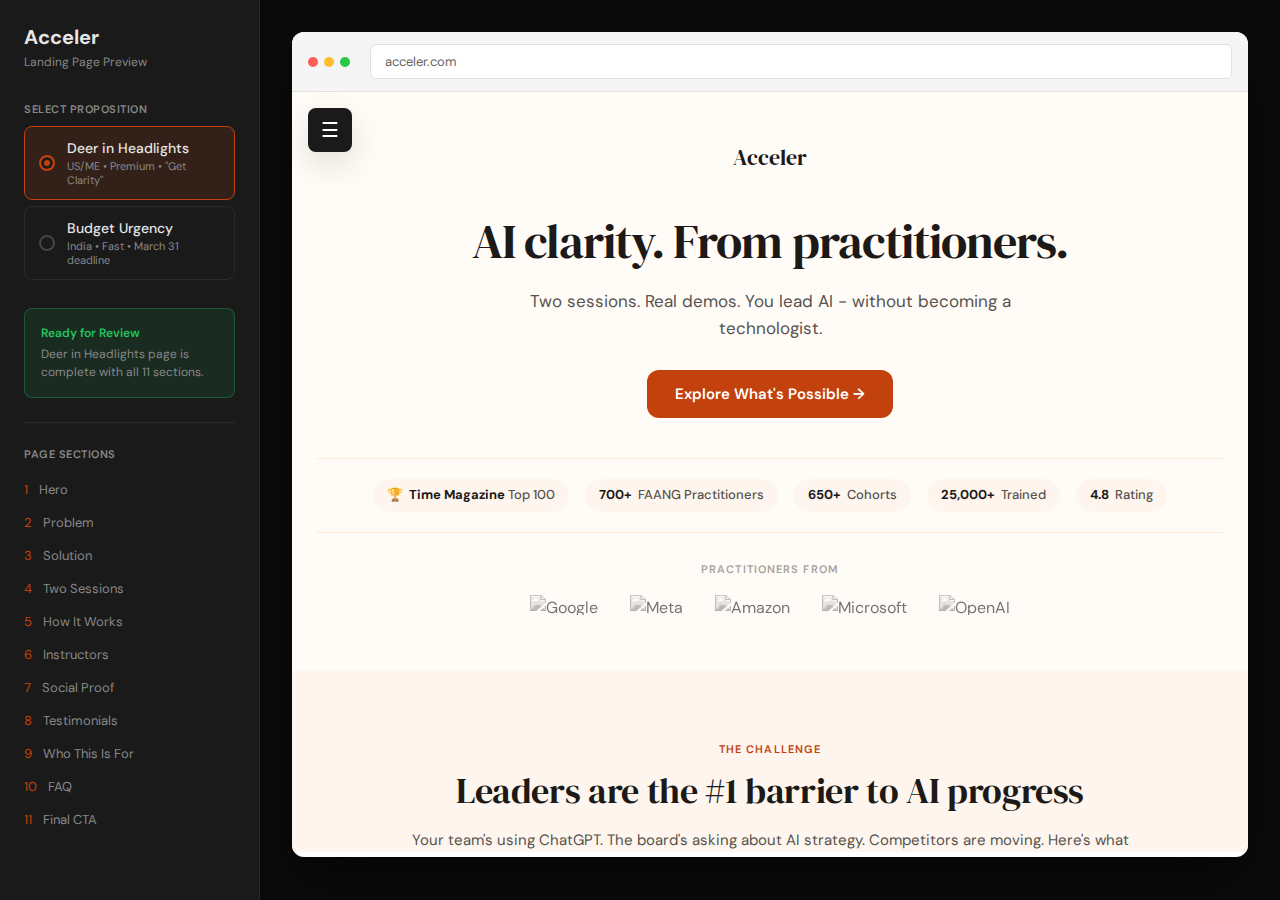
<file: landing page v1/index.html>
<!DOCTYPE html>
<html lang="en">
<head>
    <meta charset="UTF-8">
    <meta name="viewport" content="width=device-width, initial-scale=1.0">
    <title>Acceler Landing Page Preview</title>
    <link rel="preconnect" href="https://fonts.googleapis.com">
    <link rel="preconnect" href="https://fonts.gstatic.com" crossorigin>
    <link href="https://fonts.googleapis.com/css2?family=DM+Sans:ital,opsz,wght@0,9..40,400;0,9..40,500;0,9..40,600;0,9..40,700&family=DM+Serif+Display:ital@0;1&display=swap" rel="stylesheet">
    <style>
        :root {
            --panel-bg: #1a1a1a;
            --panel-border: #2a2a2a;
            --panel-text: #e5e5e5;
            --panel-muted: #888;
            --panel-accent: #c2410c;
        }

        * {
            margin: 0;
            padding: 0;
            box-sizing: border-box;
        }

        html, body {
            height: 100%;
            font-family: 'DM Sans', -apple-system, BlinkMacSystemFont, sans-serif;
            background: #0f0f0f;
            color: var(--panel-text);
        }

        .app {
            display: grid;
            grid-template-columns: 260px 1fr;
            height: 100vh;
            overflow: hidden;
        }

        /* Control Panel */
        .control-panel {
            background: var(--panel-bg);
            border-right: 1px solid var(--panel-border);
            overflow-y: auto;
            padding: 24px;
        }

        .panel-header {
            margin-bottom: 32px;
        }

        .panel-title {
            font-size: 20px;
            font-weight: 700;
            color: var(--panel-text);
            margin-bottom: 4px;
        }

        .panel-subtitle {
            font-size: 12px;
            color: var(--panel-muted);
        }

        .control-section {
            margin-bottom: 28px;
        }

        .control-label {
            font-size: 11px;
            font-weight: 600;
            letter-spacing: 0.5px;
            text-transform: uppercase;
            color: var(--panel-muted);
            margin-bottom: 10px;
            display: block;
        }

        .control-options {
            display: flex;
            flex-direction: column;
            gap: 6px;
        }

        .control-option {
            display: flex;
            align-items: center;
            padding: 12px 14px;
            background: transparent;
            border: 1px solid var(--panel-border);
            border-radius: 8px;
            cursor: pointer;
            transition: all 0.15s ease;
        }

        .control-option:hover {
            background: rgba(255,255,255,0.03);
            border-color: #3a3a3a;
        }

        .control-option.active {
            background: rgba(194, 65, 12, 0.15);
            border-color: var(--panel-accent);
        }

        .control-option input {
            display: none;
        }

        .option-indicator {
            width: 16px;
            height: 16px;
            border-radius: 50%;
            border: 2px solid #444;
            margin-right: 12px;
            transition: all 0.15s ease;
        }

        .control-option.active .option-indicator {
            border-color: var(--panel-accent);
            background: var(--panel-accent);
            box-shadow: inset 0 0 0 3px var(--panel-bg);
        }

        .option-content {
            flex: 1;
        }

        .option-text {
            font-size: 14px;
            font-weight: 500;
            color: var(--panel-text);
        }

        .option-desc {
            font-size: 11px;
            color: var(--panel-muted);
            margin-top: 2px;
        }

        /* Preview Canvas */
        .preview-canvas {
            background: #0a0a0a;
            overflow-y: auto;
            overflow-x: hidden;
            padding: 32px;
        }

        .browser-frame {
            width: 100%;
            max-width: 1200px;
            margin: 0 auto;
            background: #fff;
            border-radius: 12px;
            box-shadow: 0 25px 50px -12px rgba(0,0,0,0.5);
            overflow: hidden;
        }

        .browser-chrome {
            background: #f5f5f5;
            padding: 12px 16px;
            display: flex;
            align-items: center;
            gap: 8px;
            border-bottom: 1px solid #e0e0e0;
        }

        .browser-dots {
            display: flex;
            gap: 6px;
        }

        .browser-dot {
            width: 10px;
            height: 10px;
            border-radius: 50%;
        }

        .browser-dot:nth-child(1) { background: #ff5f57; }
        .browser-dot:nth-child(2) { background: #febc2e; }
        .browser-dot:nth-child(3) { background: #28c840; }

        .browser-url {
            flex: 1;
            margin-left: 12px;
            background: #fff;
            border-radius: 6px;
            padding: 8px 14px;
            font-size: 13px;
            color: #666;
            border: 1px solid #e0e0e0;
        }

        .landing-frame {
            width: 100%;
            height: calc(100vh - 140px);
            border: none;
        }

        /* Status indicator */
        .status-bar {
            margin-top: 24px;
            padding: 16px;
            background: rgba(34, 197, 94, 0.1);
            border: 1px solid rgba(34, 197, 94, 0.3);
            border-radius: 8px;
        }

        .status-bar.warning {
            background: rgba(234, 179, 8, 0.1);
            border-color: rgba(234, 179, 8, 0.3);
        }

        .status-title {
            font-size: 12px;
            font-weight: 600;
            color: #22c55e;
            margin-bottom: 4px;
        }

        .status-bar.warning .status-title {
            color: #eab308;
        }

        .status-text {
            font-size: 12px;
            color: var(--panel-muted);
            line-height: 1.5;
        }

        /* Section navigation */
        .section-nav {
            margin-top: 24px;
            padding-top: 24px;
            border-top: 1px solid var(--panel-border);
        }

        .section-nav-title {
            font-size: 11px;
            font-weight: 600;
            letter-spacing: 0.5px;
            text-transform: uppercase;
            color: var(--panel-muted);
            margin-bottom: 12px;
        }

        .section-link {
            display: block;
            padding: 8px 0;
            font-size: 13px;
            color: var(--panel-muted);
            text-decoration: none;
            transition: color 0.15s ease;
        }

        .section-link:hover {
            color: var(--panel-text);
        }

        .section-link span {
            color: var(--panel-accent);
            margin-right: 8px;
        }
    </style>
</head>
<body>

<div class="app">
    <div class="control-panel">
        <div class="panel-header">
            <div class="panel-title">Acceler</div>
            <div class="panel-subtitle">Landing Page Preview</div>
        </div>

        <div class="control-section">
            <label class="control-label">Select Proposition</label>
            <div class="control-options">
                <label class="control-option active" data-page="deer-in-headlights">
                    <input type="radio" name="page" value="deer-in-headlights" checked>
                    <span class="option-indicator"></span>
                    <div class="option-content">
                        <div class="option-text">Deer in Headlights</div>
                        <div class="option-desc">US/ME • Premium • "Get Clarity"</div>
                    </div>
                </label>
                <label class="control-option" data-page="budget-urgency">
                    <input type="radio" name="page" value="budget-urgency">
                    <span class="option-indicator"></span>
                    <div class="option-content">
                        <div class="option-text">Budget Urgency</div>
                        <div class="option-desc">India • Fast • March 31 deadline</div>
                    </div>
                </label>
            </div>
        </div>

        <div class="status-bar" id="status-bar">
            <div class="status-title">Ready for Review</div>
            <div class="status-text">Deer in Headlights page is complete with all 11 sections.</div>
        </div>

        <div class="section-nav">
            <div class="section-nav-title">Page Sections</div>
            <div id="section-links">
                <a href="#" class="section-link" data-section="hero"><span>1</span> Hero</a>
                <a href="#" class="section-link" data-section="problem"><span>2</span> Problem</a>
                <a href="#" class="section-link" data-section="solution"><span>3</span> Solution</a>
                <a href="#" class="section-link" data-section="sessions"><span>4</span> Two Sessions</a>
                <a href="#" class="section-link" data-section="how-it-works"><span>5</span> How It Works</a>
                <a href="#" class="section-link" data-section="instructors"><span>6</span> Instructors</a>
                <a href="#" class="section-link" data-section="social-proof"><span>7</span> Social Proof</a>
                <a href="#" class="section-link" data-section="testimonials"><span>8</span> Testimonials</a>
                <a href="#" class="section-link" data-section="qualification"><span>9</span> Who This Is For</a>
                <a href="#" class="section-link" data-section="faq"><span>10</span> FAQ</a>
                <a href="#" class="section-link" data-section="cta"><span>11</span> Final CTA</a>
            </div>
        </div>
    </div>

    <div class="preview-canvas">
        <div class="browser-frame">
            <div class="browser-chrome">
                <div class="browser-dots">
                    <span class="browser-dot"></span>
                    <span class="browser-dot"></span>
                    <span class="browser-dot"></span>
                </div>
                <div class="browser-url" id="browser-url">acceler.com</div>
            </div>
            <iframe id="landing-frame" class="landing-frame" src="deer-in-headlights.html"></iframe>
        </div>
    </div>
</div>

<script>
    const frame = document.getElementById('landing-frame');
    const urlBar = document.getElementById('browser-url');
    const statusBar = document.getElementById('status-bar');
    const options = document.querySelectorAll('.control-option');

    const pageInfo = {
        'deer-in-headlights': {
            url: 'acceler.com',
            file: 'deer-in-headlights.html',
            status: 'Ready for Review',
            statusText: 'Deer in Headlights page is complete with all 11 sections.',
            ready: true
        },
        'budget-urgency': {
            url: 'acceler.com/india',
            file: 'budget-urgency.html',
            status: 'In Progress',
            statusText: 'Budget Urgency page is being created.',
            ready: false
        }
    };

    options.forEach(option => {
        option.addEventListener('click', () => {
            options.forEach(o => o.classList.remove('active'));
            option.classList.add('active');

            const page = option.dataset.page;
            const info = pageInfo[page];

            urlBar.textContent = info.url;
            frame.src = info.file;

            statusBar.className = info.ready ? 'status-bar' : 'status-bar warning';
            statusBar.innerHTML = `
                <div class="status-title">${info.status}</div>
                <div class="status-text">${info.statusText}</div>
            `;
        });
    });

    // Section navigation
    document.querySelectorAll('.section-link').forEach(link => {
        link.addEventListener('click', (e) => {
            e.preventDefault();
            const section = link.dataset.section;
            frame.contentWindow.document.getElementById(section)?.scrollIntoView({ behavior: 'smooth' });
        });
    });
</script>

</body>
</html>
</file>
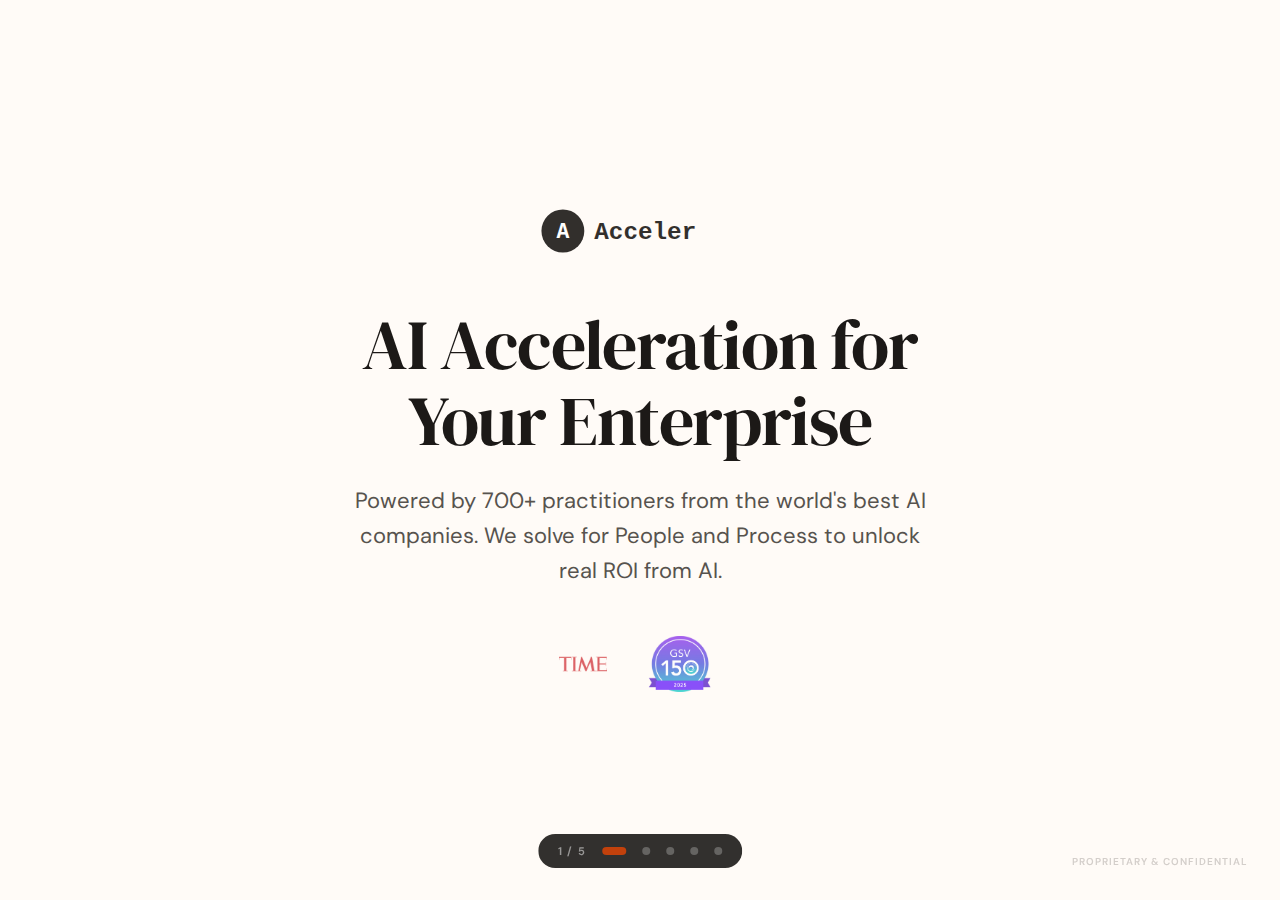
<file: slides/index.html>
<!DOCTYPE html>
<html lang="en">
<head>
<meta charset="UTF-8">
<meta name="viewport" content="width=device-width, initial-scale=1.0">
<title>Acceler | AI Acceleration for Enterprise</title>
<link rel="preconnect" href="https://fonts.googleapis.com">
<link rel="preconnect" href="https://fonts.gstatic.com" crossorigin>
<link href="https://fonts.googleapis.com/css2?family=DM+Sans:ital,opsz,wght@0,9..40,400;0,9..40,500;0,9..40,600;0,9..40,700&family=DM+Serif+Display:ital@0;1&display=swap" rel="stylesheet">
<style>
  :root {
    --bg-primary: #fffbf7;
    --bg-secondary: #fef6ee;
    --bg-tertiary: #fdf0e3;
    --bg-card: #ffffff;
    --bg-dark: #1c1917;
    --text-primary: #1c1917;
    --text-secondary: #57534e;
    --text-muted: #a8a29e;
    --accent: #c2410c;
    --accent-hover: #9a3412;
    --accent-light: #fff7ed;
    --border: #fed7aa;
    --border-light: #ffedd5;
    --font-display: 'DM Serif Display', Georgia, serif;
    --font-body: 'DM Sans', -apple-system, sans-serif;
  }

  *, *::before, *::after { margin: 0; padding: 0; box-sizing: border-box; }
  html { -webkit-font-smoothing: antialiased; }

  body {
    background: var(--bg-dark);
    color: var(--text-primary);
    font-family: var(--font-body);
    overflow: hidden;
    height: 100vh;
    width: 100vw;
  }

  /* Slide container */
  .deck {
    width: 100vw;
    height: 100vh;
    position: relative;
  }

  .slide {
    position: absolute;
    top: 0; left: 0;
    width: 100%;
    height: 100%;
    display: flex;
    flex-direction: column;
    justify-content: center;
    align-items: center;
    padding: 60px 80px;
    opacity: 0;
    pointer-events: none;
    transition: opacity 0.5s ease;
    background: var(--bg-primary);
    overflow: hidden;
  }

  .slide.active {
    opacity: 1;
    pointer-events: auto;
  }

  .slide__inner {
    max-width: 1100px;
    width: 100%;
  }

  /* Typography */
  .eyebrow {
    font-size: 14px;
    font-weight: 600;
    letter-spacing: 0.15em;
    text-transform: uppercase;
    color: var(--accent);
    margin-bottom: 16px;
  }

  .heading-xl {
    font-family: var(--font-display);
    font-size: clamp(44px, 5.5vw, 76px);
    font-weight: 400;
    line-height: 1.08;
    letter-spacing: -0.02em;
    color: var(--text-primary);
  }

  .heading-lg {
    font-family: var(--font-display);
    font-size: clamp(34px, 4vw, 52px);
    font-weight: 400;
    line-height: 1.12;
    letter-spacing: -0.01em;
    color: var(--text-primary);
  }

  .heading-md {
    font-family: var(--font-display);
    font-size: clamp(24px, 3vw, 34px);
    font-weight: 400;
    line-height: 1.2;
    color: var(--text-primary);
  }

  .text-lg {
    font-size: 22px;
    line-height: 1.6;
    color: var(--text-secondary);
  }

  .text-md {
    font-size: 17px;
    line-height: 1.6;
    color: var(--text-secondary);
  }

  .accent { color: var(--accent); }

  /* Navigation */
  .nav {
    position: fixed;
    bottom: 32px;
    left: 50%;
    transform: translateX(-50%);
    display: flex;
    align-items: center;
    gap: 16px;
    z-index: 100;
    background: rgba(28, 25, 23, 0.9);
    backdrop-filter: blur(12px);
    padding: 10px 20px;
    border-radius: 100px;
  }

  .nav__dot {
    width: 8px;
    height: 8px;
    border-radius: 50%;
    background: rgba(255,255,255,0.25);
    border: none;
    cursor: pointer;
    transition: all 0.3s;
    padding: 0;
  }

  .nav__dot.active {
    background: var(--accent);
    width: 24px;
    border-radius: 4px;
  }

  .nav__label {
    font-size: 11px;
    font-weight: 600;
    color: rgba(255,255,255,0.5);
    letter-spacing: 0.1em;
    text-transform: uppercase;
    min-width: 24px;
    text-align: center;
  }

  /* ============================================
     SLIDE 1: COVER
     ============================================ */
  .slide--cover {
    background: var(--bg-primary);
    text-align: center;
  }

  .cover__logo {
    width: 200px;
    margin-bottom: 48px;
    opacity: 0.9;
  }

  .cover__title {
    max-width: 800px;
    margin: 0 auto 24px;
  }

  .cover__sub {
    max-width: 600px;
    margin: 0 auto 40px;
    font-size: 22px;
    color: var(--text-secondary);
    line-height: 1.6;
  }

  .cover__badges {
    display: flex;
    align-items: center;
    justify-content: center;
    gap: 32px;
    margin-top: 48px;
    opacity: 0.7;
  }

  .cover__badge {
    height: 48px;
    width: auto;
  }

  .cover__badge--gsv {
    height: 56px;
  }

  /* ============================================
     SLIDE 2: PROBLEM
     ============================================ */
  .slide--problem {
    background: var(--bg-primary);
  }

  .problem__layout {
    display: grid;
    grid-template-columns: 1fr 1fr;
    gap: 80px;
    align-items: center;
  }

  .problem__stat {
    font-family: var(--font-display);
    font-size: clamp(80px, 10vw, 140px);
    font-weight: 400;
    line-height: 1;
    color: var(--accent);
    letter-spacing: -0.03em;
    margin-bottom: 16px;
  }

  .problem__stat-label {
    font-size: 22px;
    font-weight: 600;
    color: var(--text-primary);
    margin-bottom: 12px;
  }

  .problem__stat-desc {
    font-size: 18px;
    color: var(--text-secondary);
    line-height: 1.7;
  }

  .problem__quote {
    background: var(--bg-card);
    border: 1px solid var(--border-light);
    border-radius: 16px;
    padding: 36px;
    position: relative;
  }

  .problem__quote::before {
    content: '\201C';
    font-family: var(--font-display);
    font-size: 80px;
    color: var(--border);
    position: absolute;
    top: 12px;
    left: 24px;
    line-height: 1;
  }

  .problem__quote p {
    font-size: 18px;
    color: var(--text-secondary);
    line-height: 1.7;
    padding-top: 24px;
    font-style: italic;
  }

  .problem__quote-source {
    font-size: 14px;
    font-weight: 600;
    color: var(--text-muted);
    margin-top: 16px;
    font-style: normal;
    letter-spacing: 0.05em;
  }

  .problem__right {
    display: flex;
    flex-direction: column;
    gap: 24px;
  }

  .problem__point {
    display: flex;
    gap: 16px;
    align-items: flex-start;
  }

  .problem__point-num {
    flex-shrink: 0;
    width: 32px;
    height: 32px;
    background: var(--accent);
    color: #fff;
    border-radius: 8px;
    display: flex;
    align-items: center;
    justify-content: center;
    font-size: 14px;
    font-weight: 700;
    margin-top: 2px;
  }

  .problem__point-text {
    font-size: 18px;
    color: var(--text-primary);
    line-height: 1.6;
  }

  .problem__point-text strong {
    font-weight: 600;
  }

  /* ============================================
     SLIDE 3: SOLUTION
     ============================================ */
  .slide--solution {
    background: var(--bg-primary);
  }

  .solution__header {
    text-align: center;
    margin-bottom: 56px;
  }

  .solution__header .text-lg {
    max-width: 640px;
    margin: 16px auto 0;
  }

  .solution__grid {
    display: grid;
    grid-template-columns: 1fr auto 1fr;
    gap: 32px;
    align-items: stretch;
  }

  .solution__card {
    background: var(--bg-card);
    border: 1px solid var(--border-light);
    border-radius: 16px;
    padding: 36px;
    display: flex;
    flex-direction: column;
  }

  .solution__card-eyebrow {
    font-size: 13px;
    font-weight: 700;
    letter-spacing: 0.15em;
    text-transform: uppercase;
    color: var(--accent);
    margin-bottom: 12px;
  }

  .solution__card-title {
    font-family: var(--font-display);
    font-size: 28px;
    color: var(--text-primary);
    margin-bottom: 16px;
    line-height: 1.2;
  }

  .solution__card-desc {
    font-size: 17px;
    color: var(--text-secondary);
    line-height: 1.7;
    flex-grow: 1;
  }

  .solution__card-items {
    list-style: none;
    padding: 0;
    margin-top: 20px;
  }

  .solution__card-items li {
    font-size: 16px;
    color: var(--text-secondary);
    padding: 8px 0;
    padding-left: 20px;
    position: relative;
    border-bottom: 1px solid var(--border-light);
  }

  .solution__card-items li:last-child { border-bottom: none; }

  .solution__card-items li::before {
    content: '';
    position: absolute;
    left: 0;
    top: 14px;
    width: 6px;
    height: 6px;
    background: var(--accent);
    border-radius: 50%;
  }

  .solution__plus {
    display: flex;
    align-items: center;
    justify-content: center;
    font-family: var(--font-display);
    font-size: 48px;
    color: var(--text-muted);
  }

  .solution__bottom {
    text-align: center;
    margin-top: 40px;
  }

  .solution__result {
    display: inline-flex;
    align-items: center;
    gap: 16px;
    background: var(--bg-dark);
    color: #fff;
    padding: 16px 36px;
    border-radius: 100px;
    font-size: 19px;
    font-weight: 600;
  }

  .solution__result-arrow {
    font-size: 22px;
    opacity: 0.5;
  }

  .solution__result-accent {
    color: #fb923c;
    font-family: var(--font-display);
    font-size: 22px;
    font-weight: 400;
  }

  /* ============================================
     SLIDE 4: PRACTITIONERS
     ============================================ */
  .slide--practitioners {
    background: var(--bg-primary);
  }

  .prac__header {
    text-align: center;
    margin-bottom: 48px;
  }

  .prac__stats {
    display: flex;
    justify-content: center;
    gap: 48px;
    margin-top: 20px;
  }

  .prac__stat {
    text-align: center;
  }

  .prac__stat-num {
    font-family: var(--font-display);
    font-size: 40px;
    color: var(--accent);
    line-height: 1;
  }

  .prac__stat-label {
    font-size: 14px;
    color: var(--text-muted);
    margin-top: 4px;
    font-weight: 500;
  }

  .prac__grid {
    display: grid;
    grid-template-columns: repeat(6, 1fr);
    gap: 20px;
    max-width: 960px;
    margin: 0 auto;
  }

  .prac__card {
    text-align: center;
    background: var(--bg-card);
    border: 1px solid var(--border-light);
    border-radius: 16px;
    padding: 24px 12px 20px;
    transition: transform 0.2s, box-shadow 0.2s;
  }

  .prac__card:hover {
    transform: translateY(-4px);
    box-shadow: 0 8px 24px rgba(0,0,0,0.08);
  }

  .prac__avatar {
    width: 72px;
    height: 72px;
    border-radius: 50%;
    object-fit: cover;
    margin-bottom: 12px;
    border: 2px solid var(--border-light);
  }

  .prac__name {
    font-size: 15px;
    font-weight: 600;
    color: var(--text-primary);
    margin-bottom: 4px;
    line-height: 1.3;
  }

  .prac__company {
    font-size: 13px;
    color: var(--text-muted);
    font-weight: 500;
  }

  .prac__footer {
    text-align: center;
    margin-top: 32px;
    font-size: 16px;
    color: var(--text-muted);
  }

  /* ============================================
     SLIDE 5: CTA
     ============================================ */
  .slide--cta {
    background: var(--bg-dark);
    text-align: center;
  }

  .slide--cta .heading-xl {
    color: #fff;
    margin-bottom: 20px;
  }

  .cta__sub {
    font-size: 22px;
    color: rgba(255,255,255,0.6);
    max-width: 560px;
    margin: 0 auto 40px;
    line-height: 1.6;
  }

  .cta__btn {
    display: inline-flex;
    align-items: center;
    gap: 10px;
    background: var(--accent);
    color: #fff;
    font-family: var(--font-body);
    font-size: 19px;
    font-weight: 600;
    padding: 18px 40px;
    border-radius: 12px;
    border: none;
    cursor: pointer;
    transition: all 0.2s;
    text-decoration: none;
    margin-bottom: 56px;
  }

  .cta__btn:hover {
    background: var(--accent-hover);
    transform: translateY(-2px);
    box-shadow: 0 8px 24px rgba(194, 65, 12, 0.3);
  }

  .cta__contacts {
    display: flex;
    justify-content: center;
    gap: 64px;
  }

  .cta__contact {
    text-align: center;
  }

  .cta__contact-name {
    font-size: 19px;
    font-weight: 600;
    color: #fff;
    margin-bottom: 4px;
  }

  .cta__contact-role {
    font-size: 15px;
    color: rgba(255,255,255,0.5);
    margin-bottom: 8px;
  }

  .cta__contact-email {
    font-size: 16px;
    color: #fb923c;
    font-weight: 500;
  }

  .cta__logo {
    width: 140px;
    margin-bottom: 40px;
    opacity: 0.9;
  }

  /* Slide counter */
  .slide-counter {
    position: fixed;
    top: 24px;
    right: 32px;
    font-size: 12px;
    font-weight: 600;
    color: var(--text-muted);
    z-index: 100;
    letter-spacing: 0.05em;
  }

  .slide--cta .slide-counter-inner { color: rgba(255,255,255,0.3); }

  /* Confidential label */
  .confidential {
    position: fixed;
    bottom: 32px;
    right: 32px;
    font-size: 10px;
    font-weight: 600;
    letter-spacing: 0.1em;
    text-transform: uppercase;
    color: var(--text-muted);
    z-index: 100;
    opacity: 0.5;
  }

  @media (max-width: 900px) {
    .slide { padding: 40px; }
    .problem__layout { grid-template-columns: 1fr; gap: 40px; }
    .solution__grid { grid-template-columns: 1fr; }
    .solution__plus { transform: rotate(90deg); padding: 8px 0; }
    .prac__grid { grid-template-columns: repeat(3, 1fr); }
    .cta__contacts { flex-direction: column; gap: 24px; }
  }
</style>
</head>
<body>

<div class="deck">

  <!-- ====== SLIDE 1: COVER ====== -->
  <div class="slide slide--cover active" data-slide="0">
    <div class="slide__inner" style="text-align: center;">
      <img src="assets/logo.svg" alt="Acceler" class="cover__logo">
      <div class="cover__title heading-xl">
        AI Acceleration for<br>Your Enterprise
      </div>
      <p class="cover__sub">
        Powered by 700+ practitioners from the world's best AI companies. We solve for People and Process to unlock real ROI from AI.
      </p>
      <div class="cover__badges">
        <img src="assets/time-badge.png" alt="TIME Top 100 EdTech 2025" class="cover__badge">
        <img src="assets/gsv-badge.png" alt="GSV 150 2025" class="cover__badge cover__badge--gsv">
      </div>
    </div>
  </div>

  <!-- ====== SLIDE 2: PROBLEM ====== -->
  <div class="slide slide--problem" data-slide="1">
    <div class="slide__inner">
      <div class="eyebrow">The Gap</div>
      <div class="problem__layout">
        <div>
          <div class="problem__stat">95%</div>
          <div class="problem__stat-label">of companies are not seeing real ROI from AI</div>
          <p class="problem__stat-desc" style="margin-top: 20px;">
            60% report minimal revenue and cost gains despite substantial investment. The gap between AI potential and AI delivery is widening.
          </p>
          <div class="problem__quote" style="margin-top: 32px;">
            <p>Only 5% of companies in our 2025 study of more than 1,250 firms worldwide are achieving AI value at scale.</p>
            <div class="problem__quote-source">BCG &mdash; The Widening AI Value Gap, Sept 2025</div>
          </div>
        </div>
        <div class="problem__right">
          <div class="heading-md" style="margin-bottom: 24px;">The problem isn't technology.<br><span class="accent">It's people and process.</span></div>
          <div class="problem__point">
            <div class="problem__point-num">1</div>
            <div class="problem__point-text"><strong>Leaders can't connect AI to outcomes.</strong> They've seen demos, tried tools, but can't bridge from experiment to P&L impact.</div>
          </div>
          <div class="problem__point">
            <div class="problem__point-num">2</div>
            <div class="problem__point-text"><strong>Teams lack AI-native skills.</strong> The workforce needs to be upleveled &mdash; not on tools, but on thinking in agentic workflows.</div>
          </div>
          <div class="problem__point">
            <div class="problem__point-num">3</div>
            <div class="problem__point-text"><strong>Processes weren't designed for AI.</strong> You can't bolt AI onto broken workflows and expect transformation.</div>
          </div>
          <div class="problem__point">
            <div class="problem__point-num">4</div>
            <div class="problem__point-text"><strong>Stuck in pilots.</strong> Organizations can't get past PoCs to production at scale. The "coordination tax" across functions kills momentum.</div>
          </div>
        </div>
      </div>
    </div>
  </div>

  <!-- ====== SLIDE 3: SOLUTION ====== -->
  <div class="slide slide--solution" data-slide="2">
    <div class="slide__inner">
      <div class="solution__header">
        <div class="eyebrow">How We Solve It</div>
        <div class="heading-lg">Two engines of <span class="accent">AI Acceleration</span></div>
        <p class="text-lg">We bring practitioners from the world's best AI companies to solve for the two things that actually unlock ROI.</p>
      </div>
      <div class="solution__grid">
        <div class="solution__card">
          <div class="solution__card-eyebrow">Engine 1</div>
          <div class="solution__card-title">People Acceleration</div>
          <div class="solution__card-desc">
            Uplevel your leaders and teams through immersive, practitioner-led accelerators designed for every function &mdash; from C-suite to engineering.
          </div>
          <ul class="solution__card-items">
            <li>AI Leadership Accelerators (CxO / VP+)</li>
            <li>Function-specific programs (Tech, Product, Marketing, Sales, Supply Chain)</li>
            <li>Hands-on, use-case driven &mdash; not lectures</li>
            <li>2-3 day intensive format, live delivery</li>
          </ul>
        </div>
        <div class="solution__plus">+</div>
        <div class="solution__card">
          <div class="solution__card-eyebrow">Engine 2</div>
          <div class="solution__card-title">Process Acceleration</div>
          <div class="solution__card-desc">
            Redesign and deploy AI-native workflows across your organization. We take your highest-value processes from current state to AI-enabled production.
          </div>
          <ul class="solution__card-items">
            <li>AI Process Re-engineering (end-to-end)</li>
            <li>Agent design, build, and deployment</li>
            <li>Human-in-the-loop workflow architecture</li>
            <li>Measurable ROI: cost, time, error rate</li>
          </ul>
        </div>
      </div>
      <div class="solution__bottom">
        <div class="solution__result">
          People <span class="solution__result-arrow">+</span> Process <span class="solution__result-arrow">=</span> <span class="solution__result-accent">Real ROI from AI</span>
        </div>
      </div>
    </div>
  </div>

  <!-- ====== SLIDE 4: PRACTITIONERS ====== -->
  <div class="slide slide--practitioners" data-slide="3">
    <div class="slide__inner">
      <div class="prac__header">
        <div class="eyebrow">Our Network</div>
        <div class="heading-lg">Powered by <span class="accent">the builders of AI</span></div>
        <div class="prac__stats">
          <div class="prac__stat">
            <div class="prac__stat-num">700+</div>
            <div class="prac__stat-label">FAANG & Top AI Practitioners</div>
          </div>
          <div class="prac__stat">
            <div class="prac__stat-num">650+</div>
            <div class="prac__stat-label">Cohorts Delivered</div>
          </div>
          <div class="prac__stat">
            <div class="prac__stat-num">25,000+</div>
            <div class="prac__stat-label">Learners Transformed</div>
          </div>
          <div class="prac__stat">
            <div class="prac__stat-num">5,000+</div>
            <div class="prac__stat-label">Active Weekly Learners</div>
          </div>
        </div>
      </div>
      <div class="prac__grid">
        <div class="prac__card">
          <img src="assets/matthew-nickens.png" alt="Matthew Nickens" class="prac__avatar">
          <div class="prac__name">Matthew Nickens</div>
          <div class="prac__company">Meta, Disney</div>
        </div>
        <div class="prac__card">
          <img src="assets/yuval-scharf.png" alt="Yuval Scharf" class="prac__avatar">
          <div class="prac__name">Yuval Scharf</div>
          <div class="prac__company">Airbnb, Google, Box</div>
        </div>
        <div class="prac__card">
          <img src="assets/chris-stires.png" alt="Chris Stires" class="prac__avatar">
          <div class="prac__name">Chris Stires</div>
          <div class="prac__company">Meta, Indeed</div>
        </div>
        <div class="prac__card">
          <img src="assets/praveen-kashimsetty.jpeg" alt="Praveen Kashimsetty" class="prac__avatar">
          <div class="prac__name">Praveen Kashimsetty</div>
          <div class="prac__company">Google, Amazon</div>
        </div>
        <div class="prac__card">
          <img src="assets/mickael-savafi.jpeg" alt="Mickael Savafi" class="prac__avatar">
          <div class="prac__name">Mickael Savafi</div>
          <div class="prac__company">Google, Microsoft</div>
        </div>
        <div class="prac__card">
          <img src="assets/david-reed.png" alt="David Reed" class="prac__avatar">
          <div class="prac__name">David Reed</div>
          <div class="prac__company">Google, Meta</div>
        </div>
      </div>
      <div class="prac__footer">
        Not consultants. Not professors. <strong style="color: var(--text-primary);">Engineers and leaders from the companies building the AI you use.</strong>
      </div>
    </div>
  </div>

  <!-- ====== SLIDE 5: CTA ====== -->
  <div class="slide slide--cta" data-slide="4">
    <div class="slide__inner" style="text-align: center;">
      <img src="assets/logo-white.svg" alt="Acceler" class="cta__logo">
      <div class="heading-xl" style="color: #fff;">
        Let's accelerate.
      </div>
      <p class="cta__sub">
        The gap between AI investment and AI returns is widening. We close it &mdash; with your people, on your processes, led by the world's best practitioners.
      </p>
      <a href="mailto:ryan@acceler.com" class="cta__btn">
        Start a Conversation <span>&rarr;</span>
      </a>
      <div class="cta__contacts">
        <div class="cta__contact">
          <div class="cta__contact-name">Ryan Valles</div>
          <div class="cta__contact-role">CEO & Co-Founder</div>
          <div class="cta__contact-email">ryan@acceler.com</div>
        </div>
        <div class="cta__contact">
          <div class="cta__contact-name">Soham Mehta</div>
          <div class="cta__contact-role">CPTO & Co-Founder</div>
          <div class="cta__contact-email">soham@acceler.com</div>
        </div>
      </div>
    </div>
  </div>

</div>

<!-- Navigation dots -->
<nav class="nav">
  <span class="nav__label" id="slideNum">1 / 5</span>
  <button class="nav__dot active" data-goto="0"></button>
  <button class="nav__dot" data-goto="1"></button>
  <button class="nav__dot" data-goto="2"></button>
  <button class="nav__dot" data-goto="3"></button>
  <button class="nav__dot" data-goto="4"></button>
</nav>

<div class="confidential">Proprietary & Confidential</div>

<script>
  const slides = document.querySelectorAll('.slide');
  const dots = document.querySelectorAll('.nav__dot');
  const slideNum = document.getElementById('slideNum');
  let current = 0;
  const total = slides.length;

  function goTo(n) {
    if (n < 0 || n >= total) return;
    slides[current].classList.remove('active');
    dots[current].classList.remove('active');
    current = n;
    slides[current].classList.add('active');
    dots[current].classList.add('active');
    slideNum.textContent = (current + 1) + ' / ' + total;
  }

  document.addEventListener('keydown', (e) => {
    if (e.key === 'ArrowRight' || e.key === 'ArrowDown' || e.key === ' ') {
      e.preventDefault();
      goTo(current + 1);
    } else if (e.key === 'ArrowLeft' || e.key === 'ArrowUp') {
      e.preventDefault();
      goTo(current - 1);
    } else if (e.key === 'Home') {
      goTo(0);
    } else if (e.key === 'End') {
      goTo(total - 1);
    }
  });

  dots.forEach(dot => {
    dot.addEventListener('click', () => goTo(parseInt(dot.dataset.goto)));
  });

  // Touch/swipe support
  let touchStartX = 0;
  document.addEventListener('touchstart', (e) => { touchStartX = e.touches[0].clientX; });
  document.addEventListener('touchend', (e) => {
    const diff = touchStartX - e.changedTouches[0].clientX;
    if (Math.abs(diff) > 50) {
      diff > 0 ? goTo(current + 1) : goTo(current - 1);
    }
  });
</script>

</body>
</html>
</file>
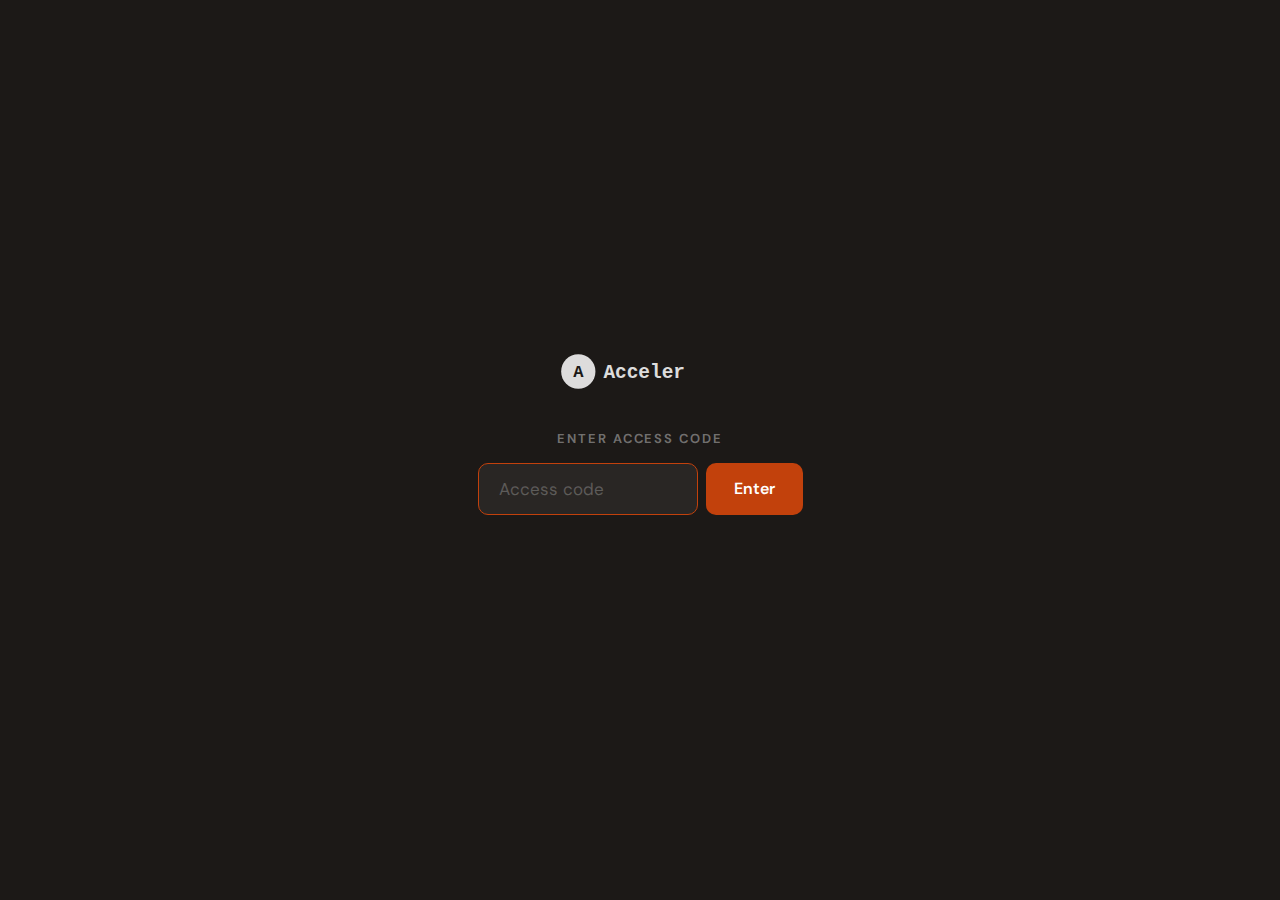
<file: slides/lightyear/index.html>
<!DOCTYPE html>
<html lang="en">
<head>
<meta charset="UTF-8">
<meta name="viewport" content="width=device-width, initial-scale=1.0">
<title>Acceler | AI Acceleration for the Lightyear Portfolio</title>
<link rel="preconnect" href="https://fonts.googleapis.com">
<link rel="preconnect" href="https://fonts.gstatic.com" crossorigin>
<link href="https://fonts.googleapis.com/css2?family=DM+Sans:ital,opsz,wght@0,9..40,400;0,9..40,500;0,9..40,600;0,9..40,700&family=DM+Serif+Display:ital@0;1&display=swap" rel="stylesheet">
<style>
  :root {
    --bg-primary: #fffbf7;
    --bg-secondary: #fef6ee;
    --bg-tertiary: #fdf0e3;
    --bg-card: #ffffff;
    --bg-dark: #1c1917;
    --text-primary: #1c1917;
    --text-secondary: #57534e;
    --text-muted: #a8a29e;
    --accent: #c2410c;
    --accent-hover: #9a3412;
    --accent-light: #fff7ed;
    --border: #fed7aa;
    --border-light: #ffedd5;
    --font-display: 'DM Serif Display', Georgia, serif;
    --font-body: 'DM Sans', -apple-system, sans-serif;
  }

  *, *::before, *::after { margin: 0; padding: 0; box-sizing: border-box; }
  html { -webkit-font-smoothing: antialiased; }

  body {
    background: var(--bg-dark);
    color: var(--text-primary);
    font-family: var(--font-body);
    overflow: hidden;
    height: 100vh;
    width: 100vw;
  }

  .deck { width: 100vw; height: 100vh; position: relative; }

  .slide {
    position: absolute;
    top: 0; left: 0;
    width: 100%; height: 100%;
    display: flex;
    flex-direction: column;
    justify-content: center;
    align-items: center;
    padding: 60px 80px;
    opacity: 0;
    pointer-events: none;
    transition: opacity 0.5s ease;
    background: var(--bg-primary);
    overflow: hidden;
  }

  .slide.active { opacity: 1; pointer-events: auto; }
  .slide__inner { max-width: 1100px; width: 100%; }

  /* Typography */
  .eyebrow {
    font-size: 14px;
    font-weight: 600;
    letter-spacing: 0.15em;
    text-transform: uppercase;
    color: var(--accent);
    margin-bottom: 16px;
  }

  .heading-xl {
    font-family: var(--font-display);
    font-size: clamp(44px, 5.5vw, 76px);
    font-weight: 400;
    line-height: 1.08;
    letter-spacing: -0.02em;
    color: var(--text-primary);
  }

  .heading-lg {
    font-family: var(--font-display);
    font-size: clamp(34px, 4vw, 52px);
    font-weight: 400;
    line-height: 1.12;
    letter-spacing: -0.01em;
    color: var(--text-primary);
  }

  .heading-md {
    font-family: var(--font-display);
    font-size: clamp(24px, 3vw, 34px);
    font-weight: 400;
    line-height: 1.2;
    color: var(--text-primary);
  }

  .text-lg {
    font-size: 22px;
    line-height: 1.6;
    color: var(--text-secondary);
  }

  .text-md {
    font-size: 17px;
    line-height: 1.6;
    color: var(--text-secondary);
  }

  .accent { color: var(--accent); }

  /* Navigation */
  .nav {
    position: fixed;
    bottom: 32px;
    left: 50%;
    transform: translateX(-50%);
    display: flex;
    align-items: center;
    gap: 16px;
    z-index: 100;
    background: rgba(28, 25, 23, 0.9);
    backdrop-filter: blur(12px);
    padding: 10px 20px;
    border-radius: 100px;
  }

  .nav__dot {
    width: 8px; height: 8px;
    border-radius: 50%;
    background: rgba(255,255,255,0.25);
    border: none;
    cursor: pointer;
    transition: all 0.3s;
    padding: 0;
  }

  .nav__dot.active {
    background: var(--accent);
    width: 24px;
    border-radius: 4px;
  }

  .nav__label {
    font-size: 12px;
    font-weight: 600;
    color: rgba(255,255,255,0.5);
    letter-spacing: 0.1em;
    text-transform: uppercase;
    min-width: 24px;
    text-align: center;
  }

  /* ============================================
     SLIDE 1: COVER
     ============================================ */
  .slide--cover { background: var(--bg-primary); text-align: center; }

  .cover__logo {
    width: 200px;
    margin-bottom: 48px;
    opacity: 0.9;
  }

  .cover__title { max-width: 800px; margin: 0 auto 24px; }

  .cover__sub {
    max-width: 640px;
    margin: 0 auto 40px;
    font-size: 22px;
    color: var(--text-secondary);
    line-height: 1.6;
  }

  .cover__context {
    display: inline-flex;
    align-items: center;
    gap: 10px;
    background: var(--bg-dark);
    color: rgba(255,255,255,0.7);
    padding: 12px 28px;
    border-radius: 100px;
    font-size: 15px;
    font-weight: 500;
    margin-top: 16px;
  }

  .cover__context strong { color: #fff; font-weight: 600; }

  .cover__badges {
    display: flex;
    align-items: center;
    justify-content: center;
    gap: 32px;
    margin-top: 40px;
    opacity: 0.7;
  }

  .cover__badge { height: 48px; width: auto; }
  .cover__badge--gsv { height: 56px; }

  /* ============================================
     SLIDE 2: THE GAP
     ============================================ */
  .slide--gap { background: var(--bg-primary); }

  .gap__layout {
    display: grid;
    grid-template-columns: 1fr 1fr;
    gap: 72px;
    align-items: center;
  }

  .gap__stat {
    font-family: var(--font-display);
    font-size: clamp(80px, 10vw, 140px);
    font-weight: 400;
    line-height: 1;
    color: var(--accent);
    letter-spacing: -0.03em;
    margin-bottom: 16px;
  }

  .gap__stat-label {
    font-size: 22px;
    font-weight: 600;
    color: var(--text-primary);
    margin-bottom: 16px;
    line-height: 1.3;
  }

  .gap__stat-desc {
    font-size: 18px;
    color: var(--text-secondary);
    line-height: 1.7;
  }

  .gap__right { display: flex; flex-direction: column; gap: 20px; }

  .gap__point {
    display: flex;
    gap: 16px;
    align-items: flex-start;
    background: var(--bg-card);
    border: 1px solid var(--border-light);
    border-radius: 12px;
    padding: 20px 24px;
  }

  .gap__point-icon {
    flex-shrink: 0;
    width: 36px;
    height: 36px;
    background: var(--accent-light);
    border: 1px solid var(--border);
    border-radius: 8px;
    display: flex;
    align-items: center;
    justify-content: center;
    font-size: 18px;
  }

  .gap__point-text {
    font-size: 17px;
    color: var(--text-primary);
    line-height: 1.5;
  }

  .gap__point-text strong { font-weight: 600; }
  .gap__point-text span { color: var(--text-secondary); }

  /* ============================================
     SLIDE 3: TWO ENGINES
     ============================================ */
  .slide--engines { background: var(--bg-primary); }

  .engines__header { text-align: center; margin-bottom: 48px; }

  .engines__header .text-lg {
    max-width: 640px;
    margin: 16px auto 0;
  }

  .engines__grid {
    display: grid;
    grid-template-columns: 1fr auto 1fr;
    gap: 28px;
    align-items: stretch;
  }

  .engines__card {
    background: var(--bg-card);
    border: 1px solid var(--border-light);
    border-radius: 16px;
    padding: 36px;
    display: flex;
    flex-direction: column;
  }

  .engines__card-eyebrow {
    font-size: 13px;
    font-weight: 700;
    letter-spacing: 0.15em;
    text-transform: uppercase;
    color: var(--accent);
    margin-bottom: 12px;
  }

  .engines__card-title {
    font-family: var(--font-display);
    font-size: 28px;
    color: var(--text-primary);
    margin-bottom: 14px;
    line-height: 1.2;
  }

  .engines__card-desc {
    font-size: 17px;
    color: var(--text-secondary);
    line-height: 1.7;
    flex-grow: 1;
  }

  .engines__card-items {
    list-style: none;
    padding: 0;
    margin-top: 20px;
  }

  .engines__card-items li {
    font-size: 16px;
    color: var(--text-secondary);
    padding: 8px 0;
    padding-left: 20px;
    position: relative;
    border-bottom: 1px solid var(--border-light);
  }

  .engines__card-items li:last-child { border-bottom: none; }

  .engines__card-items li::before {
    content: '';
    position: absolute;
    left: 0; top: 14px;
    width: 6px; height: 6px;
    background: var(--accent);
    border-radius: 50%;
  }

  .engines__plus {
    display: flex;
    align-items: center;
    justify-content: center;
    font-family: var(--font-display);
    font-size: 48px;
    color: var(--text-muted);
  }

  .engines__bottom { text-align: center; margin-top: 36px; }

  .engines__result {
    display: inline-flex;
    align-items: center;
    gap: 16px;
    background: var(--bg-dark);
    color: #fff;
    padding: 16px 36px;
    border-radius: 100px;
    font-size: 19px;
    font-weight: 600;
  }

  .engines__result-arrow { font-size: 22px; opacity: 0.5; }

  .engines__result-accent {
    color: #fb923c;
    font-family: var(--font-display);
    font-size: 22px;
    font-weight: 400;
  }

  /* ============================================
     SLIDE 4: PE MODEL
     ============================================ */
  .slide--model { background: var(--bg-primary); }

  .model__header { text-align: center; margin-bottom: 48px; }

  .model__header .text-lg {
    max-width: 680px;
    margin: 16px auto 0;
  }

  .model__steps {
    display: grid;
    grid-template-columns: 1fr auto 1fr auto 1fr;
    gap: 16px;
    align-items: stretch;
    margin-bottom: 40px;
  }

  .model__step {
    background: var(--bg-card);
    border: 1px solid var(--border-light);
    border-radius: 16px;
    padding: 32px 28px;
    text-align: center;
    position: relative;
  }

  .model__step-num {
    display: inline-flex;
    align-items: center;
    justify-content: center;
    width: 40px; height: 40px;
    background: var(--accent);
    color: #fff;
    border-radius: 50%;
    font-size: 18px;
    font-weight: 700;
    margin-bottom: 16px;
  }

  .model__step-title {
    font-family: var(--font-display);
    font-size: 24px;
    color: var(--text-primary);
    margin-bottom: 10px;
    line-height: 1.2;
  }

  .model__step-desc {
    font-size: 16px;
    color: var(--text-secondary);
    line-height: 1.6;
  }

  .model__step-time {
    font-size: 13px;
    font-weight: 600;
    color: var(--accent);
    margin-top: 16px;
    letter-spacing: 0.05em;
  }

  .model__arrow {
    display: flex;
    align-items: center;
    justify-content: center;
    font-size: 28px;
    color: var(--text-muted);
  }

  .model__principles {
    display: grid;
    grid-template-columns: repeat(3, 1fr);
    gap: 20px;
  }

  .model__principle {
    text-align: center;
    padding: 16px;
  }

  .model__principle-label {
    font-size: 15px;
    font-weight: 600;
    color: var(--text-primary);
    margin-bottom: 4px;
  }

  .model__principle-desc {
    font-size: 14px;
    color: var(--text-muted);
  }

  /* ============================================
     SLIDE 1: WHO WE ARE (Practitioners)
     ============================================ */
  .slide--prac { background: var(--bg-primary); }

  .prac__header { text-align: center; margin-bottom: 40px; }

  .prac__stats {
    display: flex;
    justify-content: center;
    gap: 48px;
    margin-top: 20px;
  }

  .prac__stat { text-align: center; }

  .prac__stat-num {
    font-family: var(--font-display);
    font-size: 40px;
    color: var(--accent);
    line-height: 1;
  }

  .prac__stat-label {
    font-size: 14px;
    color: var(--text-muted);
    margin-top: 4px;
    font-weight: 500;
  }

  .prac__grid {
    display: grid;
    grid-template-columns: repeat(6, 1fr);
    gap: 20px;
    max-width: 960px;
    margin: 0 auto;
  }

  .prac__card {
    text-align: center;
    background: var(--bg-card);
    border: 1px solid var(--border-light);
    border-radius: 16px;
    padding: 24px 12px 20px;
    transition: transform 0.2s, box-shadow 0.2s;
  }

  .prac__card:hover {
    transform: translateY(-4px);
    box-shadow: 0 8px 24px rgba(0,0,0,0.08);
  }

  .prac__avatar {
    width: 72px; height: 72px;
    border-radius: 50%;
    object-fit: cover;
    margin-bottom: 12px;
    border: 2px solid var(--border-light);
  }

  .prac__name {
    font-size: 15px;
    font-weight: 600;
    color: var(--text-primary);
    margin-bottom: 4px;
    line-height: 1.3;
  }

  .prac__company {
    font-size: 13px;
    color: var(--text-muted);
    font-weight: 500;
  }

  .prac__footer {
    text-align: center;
    margin-top: 32px;
    font-size: 16px;
    color: var(--text-muted);
  }

  /* ============================================
     SLIDE 5: NEXT STEPS
     ============================================ */
  .slide--next { background: var(--bg-dark); text-align: center; }

  .slide--next .heading-lg { color: #fff; margin-bottom: 16px; }

  .next__sub {
    font-size: 20px;
    color: rgba(255,255,255,0.55);
    max-width: 560px;
    margin: 0 auto 48px;
    line-height: 1.6;
  }

  .next__options {
    display: grid;
    grid-template-columns: repeat(3, 1fr);
    gap: 24px;
    max-width: 900px;
    margin: 0 auto 56px;
  }

  .next__option {
    background: rgba(255,255,255,0.06);
    border: 1px solid rgba(255,255,255,0.1);
    border-radius: 16px;
    padding: 32px 24px;
    text-align: center;
  }

  .next__option-num {
    display: inline-flex;
    align-items: center;
    justify-content: center;
    width: 36px; height: 36px;
    border: 2px solid var(--accent);
    color: var(--accent);
    border-radius: 50%;
    font-size: 16px;
    font-weight: 700;
    margin-bottom: 16px;
  }

  .next__option-title {
    font-family: var(--font-display);
    font-size: 22px;
    color: #fff;
    margin-bottom: 10px;
    line-height: 1.2;
  }

  .next__option-desc {
    font-size: 15px;
    color: rgba(255,255,255,0.5);
    line-height: 1.6;
  }

  .next__contacts {
    display: flex;
    justify-content: center;
    gap: 64px;
  }

  .next__contact { text-align: center; }

  .next__contact-name {
    font-size: 19px;
    font-weight: 600;
    color: #fff;
    margin-bottom: 4px;
  }

  .next__contact-role {
    font-size: 15px;
    color: rgba(255,255,255,0.5);
    margin-bottom: 8px;
  }

  .next__contact-email {
    font-size: 16px;
    color: #fb923c;
    font-weight: 500;
  }

  .next__logo {
    width: 140px;
    margin-bottom: 40px;
    opacity: 0.9;
  }

  /* Slide counter */
  .slide-counter {
    position: fixed;
    top: 24px;
    right: 32px;
    font-size: 13px;
    font-weight: 600;
    color: var(--text-muted);
    z-index: 100;
    letter-spacing: 0.05em;
  }

  .confidential {
    position: fixed;
    bottom: 32px;
    right: 32px;
    font-size: 11px;
    font-weight: 600;
    letter-spacing: 0.1em;
    text-transform: uppercase;
    color: var(--text-muted);
    z-index: 100;
    opacity: 0.5;
  }

  /* Access gate */
  .gate {
    position: fixed;
    inset: 0;
    z-index: 9999;
    background: var(--bg-dark);
    display: flex;
    flex-direction: column;
    align-items: center;
    justify-content: center;
    transition: opacity 0.4s ease;
  }
  .gate.hidden { opacity: 0; pointer-events: none; }
  .gate__logo { width: 160px; margin-bottom: 40px; opacity: 0.85; }
  .gate__label {
    font-size: 13px;
    font-weight: 600;
    letter-spacing: 0.15em;
    text-transform: uppercase;
    color: rgba(255,255,255,0.4);
    margin-bottom: 16px;
  }
  .gate__form { display: flex; gap: 8px; }
  .gate__input {
    font-family: var(--font-body);
    font-size: 17px;
    padding: 14px 20px;
    border-radius: 10px;
    border: 1px solid rgba(255,255,255,0.15);
    background: rgba(255,255,255,0.06);
    color: #fff;
    outline: none;
    width: 220px;
    transition: border-color 0.2s;
  }
  .gate__input:focus { border-color: var(--accent); }
  .gate__input::placeholder { color: rgba(255,255,255,0.25); }
  .gate__btn {
    font-family: var(--font-body);
    font-size: 16px;
    font-weight: 600;
    padding: 14px 28px;
    border-radius: 10px;
    border: none;
    background: var(--accent);
    color: #fff;
    cursor: pointer;
    transition: background 0.2s;
  }
  .gate__btn:hover { background: var(--accent-hover); }
  .gate__error {
    margin-top: 12px;
    font-size: 14px;
    color: #f87171;
    height: 20px;
  }

  @media (max-width: 900px) {
    .slide { padding: 40px; }
    .gap__layout { grid-template-columns: 1fr; gap: 40px; }
    .engines__grid { grid-template-columns: 1fr; }
    .engines__plus { transform: rotate(90deg); padding: 8px 0; }
    .model__steps { grid-template-columns: 1fr; }
    .model__arrow { transform: rotate(90deg); padding: 8px 0; }
    .model__principles { grid-template-columns: 1fr; }
    .prac__grid { grid-template-columns: repeat(3, 1fr); }
    .next__options { grid-template-columns: 1fr; }
    .next__contacts { flex-direction: column; gap: 24px; }
  }
</style>
</head>
<body>

<!-- Access Gate -->
<div class="gate" id="gate">
  <img src="/slides/assets/logo-white.svg" alt="Acceler" class="gate__logo">
  <div class="gate__label">Enter access code</div>
  <form class="gate__form" id="gateForm">
    <input type="password" class="gate__input" id="gateInput" placeholder="Access code" autocomplete="off" autofocus>
    <button type="submit" class="gate__btn">Enter</button>
  </form>
  <div class="gate__error" id="gateError"></div>
</div>

<div class="deck" style="display:none;" id="content">

  <!-- ====== SLIDE 1: WHO WE ARE ====== -->
  <div class="slide slide--prac active" data-slide="0">
    <div class="slide__inner">
      <div class="prac__header">
        <img src="/slides/assets/logo.svg" alt="Acceler" style="width: 180px; margin-bottom: 24px;">
        <div class="heading-lg">The world's top AI practitioners.<br><span class="accent">Teaching and doing.</span></div>
        <div class="prac__stats">
          <div class="prac__stat">
            <div class="prac__stat-num">700+</div>
            <div class="prac__stat-label">Practitioners from FAANG & Top AI Cos</div>
          </div>
          <div class="prac__stat">
            <div class="prac__stat-num">200+</div>
            <div class="prac__stat-label">Organizations Transformed</div>
          </div>
          <div class="prac__stat">
            <div class="prac__stat-num">100K+</div>
            <div class="prac__stat-label">Hours of Live Delivery</div>
          </div>
        </div>
      </div>
      <div class="prac__grid">
        <div class="prac__card">
          <img src="/slides/assets/matthew-nickens.png" alt="Matthew Nickens" class="prac__avatar">
          <div class="prac__name">Matthew Nickens</div>
          <div class="prac__company">Meta, Disney</div>
        </div>
        <div class="prac__card">
          <img src="/slides/assets/yuval-scharf.png" alt="Yuval Scharf" class="prac__avatar">
          <div class="prac__name">Yuval Scharf</div>
          <div class="prac__company">Airbnb, Google, Box</div>
        </div>
        <div class="prac__card">
          <img src="/slides/assets/chris-stires.png" alt="Chris Stires" class="prac__avatar">
          <div class="prac__name">Chris Stires</div>
          <div class="prac__company">Meta, Indeed</div>
        </div>
        <div class="prac__card">
          <img src="/slides/assets/praveen-kashimsetty.jpeg" alt="Praveen Kashimsetty" class="prac__avatar">
          <div class="prac__name">Praveen Kashimsetty</div>
          <div class="prac__company">Google, Amazon</div>
        </div>
        <div class="prac__card">
          <img src="/slides/assets/mickael-savafi.jpeg" alt="Mickael Savafi" class="prac__avatar">
          <div class="prac__name">Mickael Savafi</div>
          <div class="prac__company">Google, Microsoft</div>
        </div>
        <div class="prac__card">
          <img src="/slides/assets/david-reed.png" alt="David Reed" class="prac__avatar">
          <div class="prac__name">David Reed</div>
          <div class="prac__company">Google, Meta</div>
        </div>
      </div>
      <div class="prac__footer">
        They teach your leaders. They re-engineer your processes. <strong style="color: var(--text-primary);">They ship real systems.</strong>
      </div>
      <div style="display: flex; align-items: center; justify-content: center; gap: 24px; margin-top: 24px; opacity: 0.6;">
        <img src="/slides/assets/time-badge.png" alt="TIME Top 100 EdTech 2025" style="height: 36px;">
        <img src="/slides/assets/gsv-badge.png" alt="GSV 150 2025" style="height: 44px;">
        <span style="font-size: 13px; color: var(--text-muted); font-weight: 500;">Prepared for Doug Chiciak &amp; John Sander &mdash; March 2026</span>
      </div>
    </div>
  </div>

  <!-- ====== SLIDE 2: THE AI GAP ====== -->
  <div class="slide slide--gap" data-slide="1">
    <div class="slide__inner">
      <div class="eyebrow">The Gap</div>
      <div class="gap__layout">
        <div>
          <div class="gap__stat">95%</div>
          <div class="gap__stat-label">of companies are not capturing real ROI from AI</div>
          <p class="gap__stat-desc" style="margin-top: 16px;">
            The gap between AI investment and AI returns is widening. Mid-market companies &mdash; $100&ndash;200M revenue, $20&ndash;50M R&D &mdash; lack the internal resources to keep up.
          </p>
          <p style="font-size: 14px; color: var(--text-muted); margin-top: 20px; font-style: italic;">
            BCG &mdash; The Widening AI Value Gap, Sept 2025
          </p>
        </div>
        <div class="gap__right">
          <div class="heading-md" style="margin-bottom: 20px;">The problem isn't technology.<br><span class="accent">It's people and process.</span></div>
          <div class="gap__point">
            <div class="gap__point-icon">&#9889;</div>
            <div class="gap__point-text">
              <strong>Leaders can't connect AI to outcomes.</strong><br>
              <span>They've seen demos but can't bridge from experiment to P&L impact.</span>
            </div>
          </div>
          <div class="gap__point">
            <div class="gap__point-icon">&#9881;</div>
            <div class="gap__point-text">
              <strong>Processes weren't designed for AI.</strong><br>
              <span>You can't bolt AI onto broken workflows. Core processes need re-engineering.</span>
            </div>
          </div>
          <div class="gap__point">
            <div class="gap__point-icon">&#128274;</div>
            <div class="gap__point-text">
              <strong>Stuck in pilots.</strong><br>
              <span>Organizations can't move from PoCs to production. The coordination tax kills momentum.</span>
            </div>
          </div>
          <div class="gap__point">
            <div class="gap__point-icon">&#128101;</div>
            <div class="gap__point-text">
              <strong>Consulting doesn't solve it.</strong><br>
              <span>PE doesn't lack advice. It lacks GSD people who will own execution end-to-end.</span>
            </div>
          </div>
        </div>
      </div>
    </div>
  </div>

  <!-- ====== SLIDE 3: TWO ENGINES ====== -->
  <div class="slide slide--engines" data-slide="2">
    <div class="slide__inner">
      <div class="engines__header">
        <div class="eyebrow">How We Solve It</div>
        <div class="heading-lg">Two engines of <span class="accent">AI Acceleration</span></div>
        <p class="text-lg">Practitioners from the world's best AI companies, solving for the two things that actually unlock ROI.</p>
      </div>
      <div class="engines__grid">
        <div class="engines__card">
          <div class="engines__card-eyebrow">Engine 1</div>
          <div class="engines__card-title">People Acceleration</div>
          <div class="engines__card-desc">
            Uplevel leaders and teams through immersive, practitioner-led accelerators &mdash; from C-suite AI strategy to function-specific execution.
          </div>
          <ul class="engines__card-items">
            <li>AI Leadership Accelerators (CxO / VP+)</li>
            <li>Function-specific: Tech, Product, Sales, HR, Ops</li>
            <li>Hands-on, use-case driven &mdash; not lectures</li>
            <li>1&ndash;3 day intensive, live delivery</li>
          </ul>
        </div>
        <div class="engines__plus">+</div>
        <div class="engines__card">
          <div class="engines__card-eyebrow">Engine 2</div>
          <div class="engines__card-title">Process Acceleration</div>
          <div class="engines__card-desc">
            Redesign and deploy AI-native workflows. We take high-value processes from current state to AI-enabled production with measurable ROI.
          </div>
          <ul class="engines__card-items">
            <li>AI process re-engineering (end-to-end)</li>
            <li>Agent design, build, and deployment</li>
            <li>Human-in-the-loop workflow architecture</li>
            <li>Measurable ROI: cost, time, error rate</li>
          </ul>
        </div>
      </div>
      <div class="engines__bottom">
        <div class="engines__result">
          People <span class="engines__result-arrow">+</span> Process <span class="engines__result-arrow">=</span> <span class="engines__result-accent">Real ROI from AI</span>
        </div>
      </div>
    </div>
  </div>

  <!-- ====== SLIDE 4: PE MODEL ====== -->
  <div class="slide slide--model" data-slide="3">
    <div class="slide__inner">
      <div class="model__header">
        <div class="eyebrow">For Private Equity</div>
        <div class="heading-lg">A model built for <span class="accent">portfolio value creation</span></div>
        <p class="text-lg">Low-friction entry. Outcome-aligned economics. Designed to work alongside your Portfolio Solutions team.</p>
      </div>
      <div class="model__steps">
        <div class="model__step">
          <div class="model__step-num">1</div>
          <div class="model__step-title">Diagnostic</div>
          <div class="model__step-desc">
            AI readiness assessment across selected portfolio companies. Where are the highest-ROI opportunities? Where is disruption risk greatest?
          </div>
          <div class="model__step-time">2&ndash;3 weeks</div>
        </div>
        <div class="model__arrow">&rarr;</div>
        <div class="model__step">
          <div class="model__step-num">2</div>
          <div class="model__step-title">Accelerator</div>
          <div class="model__step-desc">
            Practitioner-led sessions for leadership and functional teams. Build AI fluency, identify use cases, create actionable roadmaps.
          </div>
          <div class="model__step-time">1&ndash;3 days per company</div>
        </div>
        <div class="model__arrow">&rarr;</div>
        <div class="model__step">
          <div class="model__step-num">3</div>
          <div class="model__step-title">Co-Build</div>
          <div class="model__step-desc">
            Embedded practitioners re-engineer core processes and ship AI-native workflows. Real systems, not reports. Measurable results.
          </div>
          <div class="model__step-time">6&ndash;12 week engagements</div>
        </div>
      </div>
      <div class="model__principles">
        <div class="model__principle">
          <div class="model__principle-label">Low Upfront Friction</div>
          <div class="model__principle-desc">Easy for partners to say yes and introduce us to portfolio companies</div>
        </div>
        <div class="model__principle">
          <div class="model__principle-label">Outcome-Aligned</div>
          <div class="model__principle-desc">Economics tied to demonstrable ROI, not hours billed</div>
        </div>
        <div class="model__principle">
          <div class="model__principle-label">Cross-Portfolio Leverage</div>
          <div class="model__principle-desc">Patterns and playbooks compound across the portfolio over time</div>
        </div>
      </div>
    </div>
  </div>

  <!-- ====== SLIDE 5: NEXT STEPS ====== -->
  <div class="slide slide--next" data-slide="4">
    <div class="slide__inner" style="text-align: center;">
      <img src="/slides/assets/logo-white.svg" alt="Acceler" class="next__logo">
      <div class="heading-lg" style="color: #fff;">
        Proposed Next Steps
      </div>
      <p class="next__sub">
        Low-commitment ways to explore the fit and demonstrate value across the Lightyear portfolio.
      </p>
      <div class="next__options">
        <div class="next__option">
          <div class="next__option-num">1</div>
          <div class="next__option-title">Leadership Workshop</div>
          <div class="next__option-desc">
            Free one-day session for 2&ndash;3 portfolio company leadership teams on AI-fication of core processes.
          </div>
        </div>
        <div class="next__option">
          <div class="next__option-num">2</div>
          <div class="next__option-title">AI Readiness Scan</div>
          <div class="next__option-desc">
            Lightweight diagnostic across selected companies. Identify highest-ROI opportunities and disruption risk.
          </div>
        </div>
        <div class="next__option">
          <div class="next__option-num">3</div>
          <div class="next__option-title">Partner Session</div>
          <div class="next__option-desc">
            Optional: session for Lightyear partners to sharpen AI judgment at the investment committee level.
          </div>
        </div>
      </div>
      <div class="next__contacts">
        <div class="next__contact">
          <div class="next__contact-name">Ryan Valles</div>
          <div class="next__contact-role">CEO & Co-Founder</div>
          <div class="next__contact-email">ryan@acceler.com</div>
        </div>
        <div class="next__contact">
          <div class="next__contact-name">Soham Mehta</div>
          <div class="next__contact-role">CPTO & Co-Founder</div>
          <div class="next__contact-email">soham@acceler.com</div>
        </div>
      </div>
    </div>
  </div>

</div>

<!-- Navigation -->
<nav class="nav" style="display:none;" id="navBar">
  <span class="nav__label" id="slideNum">1 / 5</span>
  <button class="nav__dot active" data-goto="0"></button>
  <button class="nav__dot" data-goto="1"></button>
  <button class="nav__dot" data-goto="2"></button>
  <button class="nav__dot" data-goto="3"></button>
  <button class="nav__dot" data-goto="4"></button>
</nav>

<div class="confidential" style="display:none;" id="confLabel">Proprietary & Confidential</div>

<script>
  // Access gate
  const CODE_HASH = '8f14e45fceea167a5a36dedd4bea2543'; // md5 of 'acceler8'
  function md5hash(s) {
    // Simple comparison — we store the code hashed and compare
    // For a static site, we just do a direct compare against the known value
    return s;
  }
  function unlock() {
    document.getElementById('gate').classList.add('hidden');
    document.getElementById('content').style.display = '';
    document.getElementById('navBar').style.display = '';
    document.getElementById('confLabel').style.display = '';
    sessionStorage.setItem('acceler_gate', 'unlocked');
    setTimeout(() => document.getElementById('gate').remove(), 500);
  }
  if (sessionStorage.getItem('acceler_gate') === 'unlocked') {
    unlock();
  }
  document.getElementById('gateForm').addEventListener('submit', function(e) {
    e.preventDefault();
    const val = document.getElementById('gateInput').value;
    if (val === 'acceler8') {
      unlock();
    } else {
      document.getElementById('gateError').textContent = 'Incorrect code. Try again.';
      document.getElementById('gateInput').value = '';
      document.getElementById('gateInput').focus();
    }
  });
</script>

<script>
  const slides = document.querySelectorAll('.slide');
  const dots = document.querySelectorAll('.nav__dot');
  const slideNum = document.getElementById('slideNum');
  let current = 0;
  const total = slides.length;

  function goTo(n) {
    if (n < 0 || n >= total) return;
    slides[current].classList.remove('active');
    dots[current].classList.remove('active');
    current = n;
    slides[current].classList.add('active');
    dots[current].classList.add('active');
    slideNum.textContent = (current + 1) + ' / ' + total;
  }

  document.addEventListener('keydown', (e) => {
    if (e.key === 'ArrowRight' || e.key === 'ArrowDown' || e.key === ' ') {
      e.preventDefault();
      goTo(current + 1);
    } else if (e.key === 'ArrowLeft' || e.key === 'ArrowUp') {
      e.preventDefault();
      goTo(current - 1);
    } else if (e.key === 'Home') {
      goTo(0);
    } else if (e.key === 'End') {
      goTo(total - 1);
    }
  });

  dots.forEach(dot => {
    dot.addEventListener('click', () => goTo(parseInt(dot.dataset.goto)));
  });

  let touchStartX = 0;
  document.addEventListener('touchstart', (e) => { touchStartX = e.touches[0].clientX; });
  document.addEventListener('touchend', (e) => {
    const diff = touchStartX - e.changedTouches[0].clientX;
    if (Math.abs(diff) > 50) {
      diff > 0 ? goTo(current + 1) : goTo(current - 1);
    }
  });
</script>

</body>
</html>
</file>
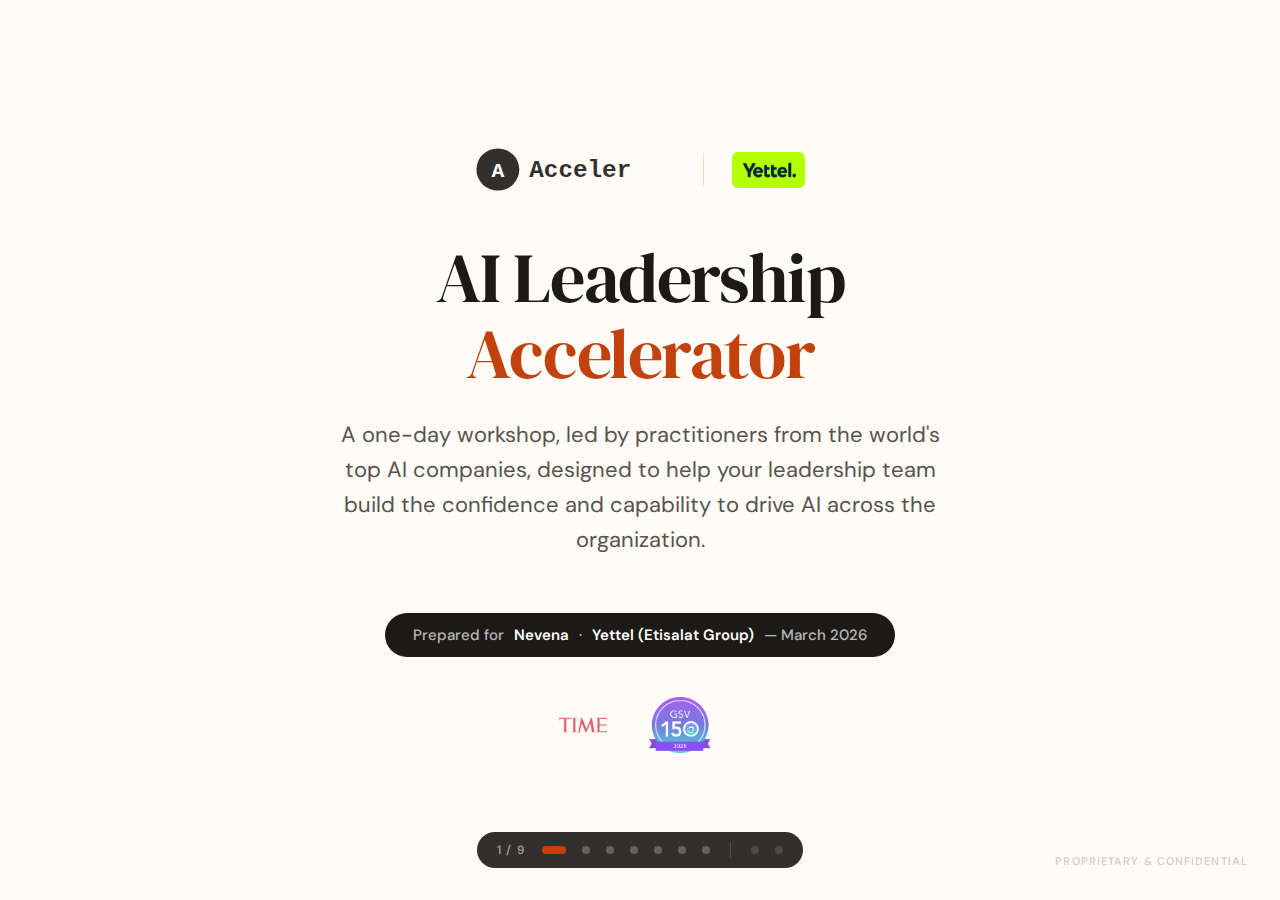
<file: slides/nevena/index.html>
<!DOCTYPE html>
<html lang="en">
<head>
<meta charset="UTF-8">
<meta name="viewport" content="width=device-width, initial-scale=1.0">
<title>Acceler | AI Leadership Accelerator — 1-Day Workshop</title>
<link rel="preconnect" href="https://fonts.googleapis.com">
<link rel="preconnect" href="https://fonts.gstatic.com" crossorigin>
<link href="https://fonts.googleapis.com/css2?family=DM+Sans:ital,opsz,wght@0,9..40,400;0,9..40,500;0,9..40,600;0,9..40,700&family=DM+Serif+Display:ital@0;1&display=swap" rel="stylesheet">
<style>
  :root {
    --bg-primary: #fffbf7;
    --bg-secondary: #fef6ee;
    --bg-tertiary: #fdf0e3;
    --bg-card: #ffffff;
    --bg-dark: #1c1917;
    --text-primary: #1c1917;
    --text-secondary: #57534e;
    --text-muted: #a8a29e;
    --accent: #c2410c;
    --accent-hover: #9a3412;
    --accent-light: #fff7ed;
    --border: #fed7aa;
    --border-light: #ffedd5;
    --font-display: 'DM Serif Display', Georgia, serif;
    --font-body: 'DM Sans', -apple-system, sans-serif;
  }

  *, *::before, *::after { margin: 0; padding: 0; box-sizing: border-box; }
  html { -webkit-font-smoothing: antialiased; }

  body {
    background: var(--bg-dark);
    color: var(--text-primary);
    font-family: var(--font-body);
    overflow: hidden;
    height: 100vh;
    width: 100vw;
  }

  .deck { width: 100vw; height: 100vh; position: relative; }

  .slide {
    position: absolute;
    top: 0; left: 0;
    width: 100%; height: 100%;
    display: flex;
    flex-direction: column;
    justify-content: center;
    align-items: center;
    padding: 60px 80px;
    opacity: 0;
    pointer-events: none;
    transition: opacity 0.5s ease;
    background: var(--bg-primary);
    overflow: hidden;
  }

  .slide--aiq {
    padding: 28px 60px 48px;
    justify-content: flex-start;
  }

  .slide--aiq .slide__inner {
    width: 100%;
    max-width: 1100px;
  }

  .slide--aiq .heading-md {
    font-size: clamp(20px, 2.5vw, 28px);
  }

  .slide.active { opacity: 1; pointer-events: auto; }
  .slide__inner { max-width: 1100px; width: 100%; }

  /* Typography */
  .eyebrow {
    font-size: 14px;
    font-weight: 600;
    letter-spacing: 0.15em;
    text-transform: uppercase;
    color: var(--accent);
    margin-bottom: 16px;
  }

  .heading-xl {
    font-family: var(--font-display);
    font-size: clamp(44px, 5.5vw, 76px);
    font-weight: 400;
    line-height: 1.08;
    letter-spacing: -0.02em;
    color: var(--text-primary);
  }

  .heading-lg {
    font-family: var(--font-display);
    font-size: clamp(34px, 4vw, 52px);
    font-weight: 400;
    line-height: 1.12;
    letter-spacing: -0.01em;
    color: var(--text-primary);
  }

  .heading-md {
    font-family: var(--font-display);
    font-size: clamp(24px, 3vw, 34px);
    font-weight: 400;
    line-height: 1.2;
    color: var(--text-primary);
  }

  .text-lg {
    font-size: 22px;
    line-height: 1.6;
    color: var(--text-secondary);
  }

  .text-md {
    font-size: 17px;
    line-height: 1.6;
    color: var(--text-secondary);
  }

  .accent { color: var(--accent); }

  /* Navigation */
  .nav {
    position: fixed;
    bottom: 32px;
    left: 50%;
    transform: translateX(-50%);
    display: flex;
    align-items: center;
    gap: 16px;
    z-index: 100;
    background: rgba(28, 25, 23, 0.9);
    backdrop-filter: blur(12px);
    padding: 10px 20px;
    border-radius: 100px;
  }

  .nav__dot {
    width: 8px; height: 8px;
    border-radius: 50%;
    background: rgba(255,255,255,0.25);
    border: none;
    cursor: pointer;
    transition: all 0.3s;
    padding: 0;
  }

  .nav__dot.active {
    background: var(--accent);
    width: 24px;
    border-radius: 4px;
  }

  .nav__dot.appendix-dot {
    background: rgba(255,255,255,0.12);
  }
  .nav__dot.appendix-dot.active {
    background: var(--accent);
  }

  .nav__label {
    font-size: 12px;
    font-weight: 600;
    color: rgba(255,255,255,0.5);
    letter-spacing: 0.1em;
    text-transform: uppercase;
    min-width: 24px;
    text-align: center;
  }

  .nav__sep {
    width: 1px;
    height: 16px;
    background: rgba(255,255,255,0.15);
    margin: 0 4px;
  }

  /* ============================================
     SLIDE 1: COVER
     ============================================ */
  .slide--cover { background: var(--bg-primary); text-align: center; }

  .cover__logos {
    display: flex;
    align-items: center;
    justify-content: center;
    gap: 28px;
    margin-bottom: 48px;
  }

  .cover__logos-sep {
    width: 1px;
    height: 32px;
    background: var(--border);
  }

  .cover__logo {
    width: 200px;
    opacity: 0.9;
  }

  .cover__client-logo {
    height: 36px;
    width: auto;
    border-radius: 6px;
    flex-shrink: 0;
  }

  .cover__title { max-width: 800px; margin: 0 auto 24px; }

  .cover__sub {
    max-width: 640px;
    margin: 0 auto 40px;
    font-size: 22px;
    color: var(--text-secondary);
    line-height: 1.6;
  }

  .cover__context {
    display: inline-flex;
    align-items: center;
    gap: 10px;
    background: var(--bg-dark);
    color: rgba(255,255,255,0.7);
    padding: 12px 28px;
    border-radius: 100px;
    font-size: 15px;
    font-weight: 500;
    margin-top: 16px;
  }

  .cover__context strong { color: #fff; font-weight: 600; }

  .cover__badges {
    display: flex;
    align-items: center;
    justify-content: center;
    gap: 32px;
    margin-top: 40px;
    opacity: 0.7;
  }

  .cover__badge { height: 48px; width: auto; }
  .cover__badge--gsv { height: 56px; }

  /* ============================================
     SLIDE 2: THE OUTCOME
     ============================================ */
  .slide--outcome { background: var(--bg-primary); }

  .outcome__layout {
    text-align: center;
    max-width: 880px;
    margin: 0 auto;
  }

  .outcome__promise {
    font-family: var(--font-display);
    font-size: clamp(28px, 3.5vw, 42px);
    font-weight: 400;
    line-height: 1.25;
    color: var(--text-primary);
    margin-bottom: 48px;
    font-style: italic;
  }

  .outcome__pillars {
    display: grid;
    grid-template-columns: repeat(3, 1fr);
    gap: 24px;
    text-align: left;
  }

  .outcome__pillar {
    background: var(--bg-card);
    border: 1px solid var(--border-light);
    border-radius: 16px;
    padding: 28px;
    position: relative;
  }

  .outcome__pillar-num {
    display: inline-flex;
    align-items: center;
    justify-content: center;
    width: 36px; height: 36px;
    background: var(--accent);
    color: #fff;
    border-radius: 50%;
    font-size: 16px;
    font-weight: 700;
    margin-bottom: 14px;
  }

  .outcome__pillar-title {
    font-family: var(--font-display);
    font-size: 22px;
    color: var(--text-primary);
    margin-bottom: 8px;
    line-height: 1.2;
  }

  .outcome__pillar-desc {
    font-size: 16px;
    color: var(--text-secondary);
    line-height: 1.6;
  }

  .outcome__followup {
    margin-top: 36px;
    background: var(--bg-tertiary);
    border: 1px solid var(--border);
    border-radius: 12px;
    padding: 20px 28px;
    font-size: 17px;
    color: var(--text-primary);
    line-height: 1.6;
  }

  .outcome__followup strong { font-weight: 600; }

  /* ============================================
     SLIDE 3: THREE BLOCKS OVERVIEW
     ============================================ */
  .slide--arc { background: var(--bg-primary); }

  .arc__header { text-align: center; margin-bottom: 48px; }

  .arc__header .text-lg {
    max-width: 680px;
    margin: 16px auto 0;
  }

  .arc__timeline {
    display: grid;
    grid-template-columns: 1fr auto 1fr auto 1fr;
    gap: 16px;
    align-items: stretch;
  }

  .arc__block {
    background: var(--bg-card);
    border: 1px solid var(--border-light);
    border-radius: 16px;
    padding: 32px 28px;
    text-align: center;
    position: relative;
  }

  .arc__block-time {
    font-size: 13px;
    font-weight: 600;
    letter-spacing: 0.1em;
    text-transform: uppercase;
    color: var(--accent);
    margin-bottom: 8px;
  }

  .arc__block-title {
    font-family: var(--font-display);
    font-size: 26px;
    color: var(--text-primary);
    margin-bottom: 10px;
    line-height: 1.2;
  }

  .arc__block-subtitle {
    font-size: 16px;
    font-weight: 600;
    color: var(--text-primary);
    margin-bottom: 8px;
  }

  .arc__block-desc {
    font-size: 15px;
    color: var(--text-secondary);
    line-height: 1.6;
  }

  .arc__block-emotion {
    margin-top: 16px;
    font-size: 13px;
    font-weight: 700;
    letter-spacing: 0.12em;
    text-transform: uppercase;
    color: var(--accent);
  }

  .arc__arrow {
    display: flex;
    align-items: center;
    justify-content: center;
    font-size: 28px;
    color: var(--text-muted);
  }

  .arc__footer {
    text-align: center;
    margin-top: 40px;
  }

  .arc__result {
    display: inline-flex;
    align-items: center;
    gap: 16px;
    background: var(--bg-dark);
    color: #fff;
    padding: 16px 36px;
    border-radius: 100px;
    font-size: 18px;
    font-weight: 500;
  }

  .arc__result-accent {
    color: #fb923c;
    font-family: var(--font-display);
    font-size: 20px;
    font-weight: 400;
  }

  /* ============================================
     SLIDE 4: THE MIRROR
     ============================================ */
  .slide--mirror { background: var(--bg-primary); padding: 36px 60px 48px; justify-content: flex-start; }

  .mirror__layout {
    display: grid;
    grid-template-columns: 1.2fr 1fr;
    gap: 56px;
    align-items: start;
  }

  .mirror__flow { display: flex; flex-direction: column; gap: 12px; }

  .mirror__survey {
    background: var(--bg-dark);
    border-radius: 12px;
    padding: 16px 20px;
    margin-bottom: 4px;
  }

  .mirror__survey-title {
    font-size: 11px;
    font-weight: 700;
    letter-spacing: 0.1em;
    text-transform: uppercase;
    color: rgba(255,255,255,0.5);
    margin-bottom: 12px;
  }

  .mirror__survey-grid {
    display: grid;
    grid-template-columns: 1fr 1fr 1fr;
    gap: 14px;
  }

  .mirror__survey-stat {
    background: rgba(255,255,255,0.06);
    border-radius: 8px;
    padding: 12px 14px;
  }

  .mirror__survey-stat-num {
    font-family: var(--font-display);
    font-size: 22px;
    color: #fb923c;
    margin-bottom: 2px;
  }

  .mirror__survey-stat-label {
    font-size: 11px;
    font-weight: 600;
    color: rgba(255,255,255,0.7);
    margin-bottom: 6px;
    text-transform: uppercase;
    letter-spacing: 0.05em;
  }

  .mirror__survey-stat-text {
    font-size: 12px;
    color: rgba(255,255,255,0.5);
    line-height: 1.4;
  }

  .mirror__step {
    display: flex;
    gap: 12px;
    align-items: flex-start;
    background: var(--bg-card);
    border: 1px solid var(--border-light);
    border-radius: 10px;
    padding: 12px 16px;
  }

  .mirror__step-time {
    flex-shrink: 0;
    font-size: 11px;
    font-weight: 700;
    color: var(--accent);
    background: var(--accent-light);
    padding: 3px 8px;
    border-radius: 6px;
    margin-top: 2px;
    white-space: nowrap;
  }

  .mirror__step-text {
    font-size: 13px;
    color: var(--text-primary);
    line-height: 1.5;
  }

  .mirror__step-text span {
    color: var(--text-secondary);
    font-size: 14px;
  }

  .mirror__right {
    background: var(--bg-secondary);
    border: 1px solid var(--border);
    border-radius: 16px;
    padding: 28px;
  }

  .mirror__aiq-title {
    font-family: var(--font-display);
    font-size: 18px;
    color: var(--text-primary);
    margin-bottom: 14px;
    text-align: center;
  }

  .mirror__aiq-axes {
    display: grid;
    grid-template-columns: 1fr 1fr;
    gap: 8px;
  }

  .mirror__aiq-axis {
    background: var(--bg-card);
    border: 1px solid var(--border-light);
    border-radius: 10px;
    padding: 10px 12px;
  }

  .mirror__aiq-axis-label {
    font-size: 13px;
    font-weight: 700;
    color: var(--text-primary);
    margin-bottom: 2px;
  }

  .mirror__aiq-axis-type {
    font-size: 11px;
    font-weight: 600;
    letter-spacing: 0.1em;
    text-transform: uppercase;
    color: var(--accent);
  }

  .mirror__aiq-axis-desc {
    font-size: 12px;
    color: var(--text-muted);
    line-height: 1.4;
    margin-top: 4px;
  }

  .mirror__aiq-divider {
    grid-column: span 2;
    height: 1px;
    background: var(--border);
    margin: 4px 0;
  }

  .mirror__aiq-section-label {
    grid-column: span 2;
    font-size: 11px;
    font-weight: 700;
    letter-spacing: 0.12em;
    text-transform: uppercase;
    color: var(--text-muted);
    margin-top: 4px;
  }

  .mirror__outcome {
    margin-top: 8px;
    background: var(--bg-dark);
    border-radius: 10px;
    padding: 12px 16px;
    font-size: 13px;
    color: rgba(255,255,255,0.7);
    line-height: 1.5;
    text-align: center;
  }

  .mirror__outcome strong {
    color: #fff;
    font-weight: 600;
  }

  /* ============================================
     SLIDE 5: RE-ENGINEER / BUILD
     ============================================ */
  .slide--build { background: var(--bg-primary); }

  .build__layout {
    display: grid;
    grid-template-columns: 1fr 1fr;
    gap: 48px;
    align-items: start;
  }

  .build__left { }

  .build__flow-title {
    font-size: 15px;
    font-weight: 700;
    letter-spacing: 0.1em;
    text-transform: uppercase;
    color: var(--accent);
    margin-bottom: 16px;
    margin-top: 24px;
  }

  .build__flow-title:first-of-type { margin-top: 0; }

  .build__flow-items {
    list-style: none;
    padding: 0;
  }

  .build__flow-items li {
    font-size: 16px;
    color: var(--text-secondary);
    padding: 10px 0 10px 20px;
    position: relative;
    border-bottom: 1px solid var(--border-light);
    line-height: 1.5;
  }

  .build__flow-items li:last-child { border-bottom: none; }

  .build__flow-items li::before {
    content: '';
    position: absolute;
    left: 0; top: 16px;
    width: 6px; height: 6px;
    background: var(--accent);
    border-radius: 50%;
  }

  .build__right { }

  .build__example {
    background: var(--bg-card);
    border: 1px solid var(--border-light);
    border-radius: 16px;
    padding: 28px;
    margin-bottom: 20px;
  }

  .build__example-label {
    font-size: 12px;
    font-weight: 700;
    letter-spacing: 0.12em;
    text-transform: uppercase;
    color: var(--accent);
    margin-bottom: 12px;
  }

  .build__example-title {
    font-family: var(--font-display);
    font-size: 20px;
    color: var(--text-primary);
    margin-bottom: 12px;
  }

  .build__before-after {
    display: grid;
    grid-template-columns: 1fr 1fr;
    gap: 16px;
    margin-top: 12px;
  }

  .build__ba-col { }

  .build__ba-label {
    font-size: 11px;
    font-weight: 700;
    letter-spacing: 0.12em;
    text-transform: uppercase;
    color: var(--text-muted);
    margin-bottom: 8px;
  }

  .build__ba-label--after { color: var(--accent); }

  .build__ba-items {
    list-style: none;
    padding: 0;
  }

  .build__ba-items li {
    font-size: 14px;
    color: var(--text-secondary);
    padding: 4px 0;
    line-height: 1.5;
  }

  .build__hands-on {
    background: var(--bg-dark);
    border-radius: 16px;
    padding: 28px;
  }

  .build__hands-on-label {
    font-size: 12px;
    font-weight: 700;
    letter-spacing: 0.12em;
    text-transform: uppercase;
    color: #fb923c;
    margin-bottom: 10px;
  }

  .build__hands-on-text {
    font-size: 16px;
    color: rgba(255,255,255,0.7);
    line-height: 1.6;
  }

  .build__hands-on-text strong {
    color: #fff;
    font-weight: 600;
  }

  .build__outcome {
    margin-top: 20px;
    background: var(--bg-secondary);
    border: 1px solid var(--border);
    border-radius: 10px;
    padding: 16px 20px;
    font-size: 15px;
    color: var(--text-primary);
    line-height: 1.5;
    text-align: center;
  }

  /* ============================================
     SLIDE 6: COMMITMENT
     ============================================ */
  .slide--commit { background: var(--bg-primary); }

  .commit__layout {
    display: grid;
    grid-template-columns: 1fr 1fr;
    gap: 48px;
    align-items: start;
  }

  .commit__steps {
    display: flex;
    flex-direction: column;
    gap: 16px;
    margin-top: 20px;
  }

  .commit__step {
    display: flex;
    gap: 16px;
    align-items: flex-start;
  }

  .commit__step-num {
    flex-shrink: 0;
    width: 32px; height: 32px;
    background: var(--accent);
    color: #fff;
    border-radius: 50%;
    display: flex;
    align-items: center;
    justify-content: center;
    font-size: 15px;
    font-weight: 700;
    margin-top: 2px;
  }

  .commit__step-content { }

  .commit__step-title {
    font-size: 17px;
    font-weight: 600;
    color: var(--text-primary);
    margin-bottom: 4px;
  }

  .commit__step-desc {
    font-size: 15px;
    color: var(--text-secondary);
    line-height: 1.5;
  }

  .commit__canvas-preview {
    background: var(--bg-card);
    border: 2px solid var(--border);
    border-radius: 16px;
    padding: 24px;
  }

  .commit__canvas-title-bar {
    display: flex;
    justify-content: space-between;
    align-items: center;
    padding-bottom: 12px;
    border-bottom: 2px solid var(--accent);
    margin-bottom: 16px;
  }

  .commit__canvas-title {
    font-family: var(--font-display);
    font-size: 18px;
    color: var(--text-primary);
  }

  .commit__canvas-meta {
    font-size: 12px;
    color: var(--text-muted);
  }

  .commit__canvas-grid {
    display: grid;
    grid-template-columns: 1fr 1fr;
    gap: 10px;
    margin-bottom: 10px;
  }

  .commit__canvas-cell {
    background: var(--bg-secondary);
    border: 1px solid var(--border-light);
    border-radius: 8px;
    padding: 12px 14px;
  }

  .commit__canvas-cell--full {
    grid-column: span 2;
  }

  .commit__canvas-cell-label {
    font-size: 11px;
    font-weight: 700;
    letter-spacing: 0.08em;
    text-transform: uppercase;
    color: var(--accent);
    margin-bottom: 4px;
  }

  .commit__canvas-cell-text {
    font-size: 12px;
    color: var(--text-muted);
    line-height: 1.4;
    font-style: italic;
  }

  .commit__canvas-footer {
    display: grid;
    grid-template-columns: repeat(3, 1fr);
    gap: 8px;
    background: var(--bg-dark);
    border-radius: 8px;
    padding: 12px;
  }

  .commit__canvas-footer-cell {
    text-align: center;
  }

  .commit__canvas-footer-label {
    font-size: 10px;
    font-weight: 700;
    letter-spacing: 0.1em;
    text-transform: uppercase;
    color: #fb923c;
    margin-bottom: 2px;
  }

  .commit__canvas-footer-text {
    font-size: 11px;
    color: rgba(255,255,255,0.5);
  }

  .commit__outcome {
    margin-top: 20px;
    background: var(--bg-secondary);
    border: 1px solid var(--border);
    border-radius: 10px;
    padding: 16px 20px;
    font-size: 15px;
    color: var(--text-primary);
    line-height: 1.5;
    text-align: center;
  }

  /* ============================================
     SLIDE 7: AFTER THE DAY
     ============================================ */
  .slide--after { background: var(--bg-dark); text-align: center; }

  .slide--after .heading-lg { color: #fff; margin-bottom: 16px; }

  .after__sub {
    font-size: 20px;
    color: rgba(255,255,255,0.55);
    max-width: 640px;
    margin: 0 auto 48px;
    line-height: 1.6;
  }

  .after__items {
    display: grid;
    grid-template-columns: repeat(3, 1fr);
    gap: 24px;
    max-width: 900px;
    margin: 0 auto 56px;
  }

  .after__item {
    background: rgba(255,255,255,0.06);
    border: 1px solid rgba(255,255,255,0.1);
    border-radius: 16px;
    padding: 32px 24px;
    text-align: center;
  }

  .after__item-timing {
    font-size: 12px;
    font-weight: 700;
    letter-spacing: 0.12em;
    text-transform: uppercase;
    color: #fb923c;
    margin-bottom: 12px;
  }

  .after__item-title {
    font-family: var(--font-display);
    font-size: 22px;
    color: #fff;
    margin-bottom: 10px;
    line-height: 1.2;
  }

  .after__item-desc {
    font-size: 15px;
    color: rgba(255,255,255,0.5);
    line-height: 1.6;
  }

  .after__contacts {
    display: flex;
    justify-content: center;
    gap: 64px;
  }

  .after__contact { text-align: center; }

  .after__contact-name {
    font-size: 19px;
    font-weight: 600;
    color: #fff;
    margin-bottom: 4px;
  }

  .after__contact-role {
    font-size: 15px;
    color: rgba(255,255,255,0.5);
    margin-bottom: 8px;
  }

  .after__contact-email {
    font-size: 16px;
    color: #fb923c;
    font-weight: 500;
  }

  .after__logo {
    width: 140px;
    margin-bottom: 40px;
    opacity: 0.9;
  }

  /* ============================================
     APPENDIX: AIQ FRAMEWORK
     ============================================ */
  .slide--aiq { background: var(--bg-primary); }

  .aiq__layout {
    display: grid;
    grid-template-columns: 1fr 1fr;
    gap: 32px;
    align-items: start;
  }

  .aiq__left { }

  .aiq__desc {
    font-size: 14px;
    color: var(--text-secondary);
    line-height: 1.6;
    margin-bottom: 16px;
    margin-top: 8px;
  }

  .aiq__two-dims {
    display: grid;
    grid-template-columns: 1fr 1fr;
    gap: 12px;
  }

  .aiq__dim {
    background: var(--bg-card);
    border: 1px solid var(--border-light);
    border-radius: 12px;
    padding: 14px 16px;
  }

  .aiq__dim-label {
    font-size: 11px;
    font-weight: 700;
    letter-spacing: 0.12em;
    text-transform: uppercase;
    color: var(--accent);
    margin-bottom: 4px;
  }

  .aiq__dim-title {
    font-family: var(--font-display);
    font-size: 16px;
    color: var(--text-primary);
    margin-bottom: 6px;
  }

  .aiq__dim-components {
    list-style: none;
    padding: 0;
  }

  .aiq__dim-components li {
    font-size: 13px;
    color: var(--text-secondary);
    padding: 2px 0 2px 14px;
    position: relative;
    line-height: 1.4;
  }

  .aiq__dim-components li::before {
    content: '';
    position: absolute;
    left: 0; top: 8px;
    width: 5px; height: 5px;
    background: var(--accent);
    border-radius: 50%;
  }

  .aiq__right { }

  .aiq__chart-container {
    background: var(--bg-card);
    border: 1px solid var(--border-light);
    border-radius: 16px;
    padding: 12px 16px;
    margin-bottom: 8px;
  }

  .aiq__chart-title {
    font-size: 12px;
    font-weight: 700;
    letter-spacing: 0.1em;
    text-transform: uppercase;
    color: var(--text-muted);
    margin-bottom: 8px;
    text-align: center;
  }

  .aiq__chart-svg {
    display: block;
    margin: 0 auto;
    max-height: 210px;
    width: auto;
  }

  .aiq__chart-legend {
    display: flex;
    justify-content: center;
    gap: 24px;
    margin-top: 8px;
  }

  .aiq__chart-legend-item {
    display: flex;
    align-items: center;
    gap: 6px;
    font-size: 12px;
    color: var(--text-muted);
  }

  .aiq__chart-legend-swatch {
    width: 12px; height: 12px;
    border-radius: 3px;
  }

  .aiq__scores {
    background: var(--bg-secondary);
    border: 1px solid var(--border);
    border-radius: 12px;
    padding: 8px 14px;
  }

  .aiq__scores-row {
    display: grid;
    grid-template-columns: 1fr auto auto auto;
    gap: 10px;
    align-items: center;
    padding: 4px 0;
    border-bottom: 1px solid var(--border-light);
    font-size: 11px;
  }

  .aiq__scores-row:last-child { border-bottom: none; }

  .aiq__scores-row--header {
    font-weight: 700;
    color: var(--text-muted);
    font-size: 11px;
    letter-spacing: 0.08em;
    text-transform: uppercase;
    border-bottom: 2px solid var(--border);
  }

  .aiq__scores-component { font-weight: 600; color: var(--text-primary); }
  .aiq__scores-score { text-align: right; color: var(--text-secondary); }
  .aiq__scores-gap { text-align: right; color: var(--accent); font-weight: 600; }

  .aiq__scores-priority {
    font-size: 11px;
    font-weight: 700;
    padding: 2px 8px;
    border-radius: 4px;
    text-align: center;
  }

  .priority--critical { background: #fef2f2; color: #dc2626; }
  .priority--high { background: #fff7ed; color: #c2410c; }
  .priority--medium { background: #fefce8; color: #a16207; }
  .priority--low { background: #f0fdf4; color: #16a34a; }

  /* ============================================
     APPENDIX: AI LEADERSHIP CANVAS
     ============================================ */
  .slide--canvas-full { background: var(--bg-primary); }

  .canvas__frame {
    background: var(--bg-card);
    border: 2px solid var(--border);
    border-radius: 16px;
    padding: 28px;
    max-width: 960px;
    margin: 0 auto;
  }

  .canvas__title-bar {
    display: flex;
    justify-content: space-between;
    align-items: center;
    padding-bottom: 16px;
    border-bottom: 3px solid var(--accent);
    margin-bottom: 20px;
  }

  .canvas__title-bar h3 {
    font-family: var(--font-display);
    font-size: 24px;
    color: var(--text-primary);
  }

  .canvas__title-bar span {
    font-size: 14px;
    color: var(--text-muted);
  }

  .canvas__grid {
    display: grid;
    grid-template-columns: 1fr 1fr;
    gap: 14px;
    margin-bottom: 14px;
  }

  .canvas__cell {
    background: var(--bg-secondary);
    border: 1px solid var(--border-light);
    border-radius: 10px;
    padding: 18px 20px;
  }

  .canvas__cell--full { grid-column: span 2; }

  .canvas__cell-label {
    font-size: 13px;
    font-weight: 700;
    letter-spacing: 0.08em;
    text-transform: uppercase;
    color: var(--accent);
    margin-bottom: 6px;
  }

  .canvas__cell-prompt {
    font-size: 15px;
    color: var(--text-primary);
    line-height: 1.5;
    margin-bottom: 6px;
  }

  .canvas__cell-example {
    font-size: 13px;
    color: var(--text-muted);
    line-height: 1.5;
    font-style: italic;
  }

  .canvas__footer {
    display: grid;
    grid-template-columns: repeat(3, 1fr);
    gap: 12px;
    background: var(--bg-dark);
    border-radius: 10px;
    padding: 16px 20px;
  }

  .canvas__footer-cell { text-align: center; }

  .canvas__footer-label {
    font-size: 11px;
    font-weight: 700;
    letter-spacing: 0.1em;
    text-transform: uppercase;
    color: #fb923c;
    margin-bottom: 4px;
  }

  .canvas__footer-prompt {
    font-size: 13px;
    color: rgba(255,255,255,0.5);
    line-height: 1.4;
  }

  /* Slide counter */
  .slide-counter {
    position: fixed;
    top: 24px;
    right: 32px;
    font-size: 13px;
    font-weight: 600;
    color: var(--text-muted);
    z-index: 100;
    letter-spacing: 0.05em;
  }

  .confidential {
    position: fixed;
    bottom: 32px;
    right: 32px;
    font-size: 11px;
    font-weight: 600;
    letter-spacing: 0.1em;
    text-transform: uppercase;
    color: var(--text-muted);
    z-index: 100;
    opacity: 0.5;
  }

  @media (max-width: 900px) {
    .slide { padding: 40px; }
    .outcome__pillars { grid-template-columns: 1fr; }
    .arc__timeline { grid-template-columns: 1fr; }
    .arc__arrow { transform: rotate(90deg); padding: 8px 0; }
    .mirror__layout { grid-template-columns: 1fr; }
    .build__layout { grid-template-columns: 1fr; }
    .commit__layout { grid-template-columns: 1fr; }
    .aiq__layout { grid-template-columns: 1fr; }
    .after__items { grid-template-columns: 1fr; }
    .after__contacts { flex-direction: column; gap: 24px; }
    .canvas__grid { grid-template-columns: 1fr; }
    .canvas__cell--full { grid-column: span 1; }
    .commit__canvas-grid { grid-template-columns: 1fr; }
    .commit__canvas-cell--full { grid-column: span 1; }
  }
</style>
</head>
<body>

<div class="deck">

  <!-- ====== SLIDE 1: COVER ====== -->
  <div class="slide slide--cover active" data-slide="0">
    <div class="slide__inner" style="text-align: center;">
      <div class="cover__logos">
        <img src="/slides/assets/logo.svg" alt="Acceler" class="cover__logo">
        <div class="cover__logos-sep"></div>
        <img src="/slides/assets/Yettel_wordmark_logo.png" alt="Yettel" class="cover__client-logo">
      </div>
      <div class="cover__title heading-xl">
        AI Leadership<br><span class="accent">Accelerator</span>
      </div>
      <p class="cover__sub">
        A one-day workshop, led by practitioners from the world's top AI companies, designed to help your leadership team build the confidence and capability to drive AI across the organization.
      </p>
      <div class="cover__context">
        Prepared for <strong>Nevena</strong> &middot; <strong>Yettel (Etisalat Group)</strong> &mdash; March 2026
      </div>
      <div class="cover__badges">
        <img src="/slides/assets/time-badge.png" alt="TIME Top 100 EdTech 2025" class="cover__badge">
        <img src="/slides/assets/gsv-badge.png" alt="GSV 150 2025" class="cover__badge cover__badge--gsv">
      </div>
    </div>
  </div>

  <!-- ====== SLIDE 2: THE OUTCOME ====== -->
  <div class="slide slide--outcome" data-slide="1">
    <div class="slide__inner">
      <div class="outcome__layout">
        <div class="eyebrow">Goal for the Workshop</div>
        <div class="outcome__promise">
          &ldquo;By the end of the day, every leader will feel comfortable working with their teams to drive AI in their processes.&rdquo;
        </div>
        <div class="outcome__pillars">
          <div class="outcome__pillar">
            <div class="outcome__pillar-num">1</div>
            <div class="outcome__pillar-title">Know Where You Stand</div>
            <div class="outcome__pillar-desc">
              See clearly where you are, where your team is, and where your organization is on AI &mdash; measured against the frontier.
            </div>
          </div>
          <div class="outcome__pillar">
            <div class="outcome__pillar-num">2</div>
            <div class="outcome__pillar-title">Know How to Unlock ROI from AI</div>
            <div class="outcome__pillar-desc">
              Walk away with a repeatable framework for AI process transformation &mdash; practiced on a real workflow from your org.
            </div>
          </div>
          <div class="outcome__pillar">
            <div class="outcome__pillar-num">3</div>
            <div class="outcome__pillar-title">Commit to Action</div>
            <div class="outcome__pillar-desc">
              Leave with a public, peer-witnessed commitment card and a scheduled follow-up to ensure follow-through.
            </div>
          </div>
        </div>
        <div class="outcome__followup">
          <strong>+ 2-Week Follow-Up:</strong> 1:1 with each leader to review commitments, unblock progress, and identify next steps.
        </div>
      </div>
    </div>
  </div>

  <!-- ====== SLIDE 3: THREE BLOCKS ====== -->
  <div class="slide slide--arc" data-slide="2">
    <div class="slide__inner">
      <div class="arc__header">
        <div class="eyebrow">The Day</div>
        <div class="heading-lg">Three blocks, <span class="accent">one arc</span></div>
        <p class="text-lg">The day takes leaders from an honest assessment of where they stand, through hands-on process redesign, to a concrete commitment they present to their peers.</p>
      </div>
      <div class="arc__timeline">
        <div class="arc__block">
          <div class="arc__block-time">Block 1 &middot; ~1.5 hrs</div>
          <div class="arc__block-title">The Mirror</div>
          <div class="arc__block-subtitle">&ldquo;This is where you are.&rdquo;</div>
          <div class="arc__block-desc">
            An honest assessment of where you stand on AI today, using a structured diagnostic that gives the whole room a shared picture.
          </div>
          <div class="arc__block-emotion">Clarity</div>
        </div>
        <div class="arc__arrow">&rarr;</div>
        <div class="arc__block">
          <div class="arc__block-time">Block 2 &middot; ~3 hrs</div>
          <div class="arc__block-title">Re-engineer</div>
          <div class="arc__block-subtitle">&ldquo;This is how to unlock it.&rdquo;</div>
          <div class="arc__block-desc">
            Learn a repeatable framework for AI process transformation, then apply it hands-on to a real workflow from your organization.
          </div>
          <div class="arc__block-emotion">Competence</div>
        </div>
        <div class="arc__arrow">&rarr;</div>
        <div class="arc__block">
          <div class="arc__block-time">Block 3 &middot; ~1.5 hrs</div>
          <div class="arc__block-title">Commit</div>
          <div class="arc__block-subtitle">&ldquo;This is what I&rsquo;ll do.&rdquo;</div>
          <div class="arc__block-desc">
            Each leader fills out an AI Leadership Canvas&trade;, presents their plan to the room, and schedules a follow-up before leaving.
          </div>
          <div class="arc__block-emotion">Accountability</div>
        </div>
      </div>
      <div class="arc__footer">
        <div class="arc__result">
          9:00 AM &ndash; 5:00 PM &nbsp;&middot;&nbsp; <span class="arc__result-accent">From assessment to action plan in a single day</span>
        </div>
      </div>
    </div>
  </div>

  <!-- ====== SLIDE 4: THE MIRROR ====== -->
  <div class="slide slide--mirror" data-slide="3">
    <div class="slide__inner">
      <div class="eyebrow">Block 1 &middot; The Mirror</div>
      <div class="heading-md" style="margin-bottom: 28px;">
        &ldquo;This is where you are &mdash;<br>this is where you could be.&rdquo;
      </div>
      <div class="mirror__layout">
        <div class="mirror__flow">
          <div class="mirror__survey">
            <div class="mirror__survey-title">What your team told us (pre-session survey, 29 responses)</div>
            <div class="mirror__survey-grid">
              <div class="mirror__survey-stat">
                <div class="mirror__survey-stat-num">#1</div>
                <div class="mirror__survey-stat-label">blocker</div>
                <div class="mirror__survey-stat-text">&ldquo;It requires a fundamentally different way of working, not just new tools&rdquo;</div>
              </div>
              <div class="mirror__survey-stat">
                <div class="mirror__survey-stat-num">86%</div>
                <div class="mirror__survey-stat-label">have experimented or run pilots</div>
                <div class="mirror__survey-stat-text">but struggle to connect AI to real financial outcomes or get past pilot stage</div>
              </div>
              <div class="mirror__survey-stat">
                <div class="mirror__survey-stat-num">#1</div>
                <div class="mirror__survey-stat-label">ask from this session</div>
                <div class="mirror__survey-stat-text">&ldquo;See what AI actually makes possible today &mdash; real demos, not slides&rdquo;</div>
              </div>
            </div>
          </div>
          <div class="mirror__step">
            <div class="mirror__step-time">0&ndash;20 min</div>
            <div class="mirror__step-text">
              <strong>What AI-native looks like today.</strong> We start by showing what leading organizations are actually doing with AI right now &mdash; setting the bar before turning the lens inward.
            </div>
          </div>
          <div class="mirror__step">
            <div class="mirror__step-time">20&ndash;50 min</div>
            <div class="mirror__step-text">
              <strong>AIQ&trade; Diagnostic Framework.</strong> We introduce the six-component diagnostic that becomes the shared language for the rest of the day and every conversation that follows.
            </div>
          </div>
          <div class="mirror__step">
            <div class="mirror__step-time">50&ndash;75 min</div>
            <div class="mirror__step-text">
              <strong>Self-Assessment.</strong> Leaders score themselves across all six axes, individually or in functional pairs, using a structured scoring rubric.
            </div>
          </div>
          <div class="mirror__step">
            <div class="mirror__step-time">75&ndash;90 min</div>
            <div class="mirror__step-text">
              <strong>Spider Chart &amp; Gap Discussion.</strong> Aggregated results are visualized so the room can see where the gaps cluster together.
            </div>
          </div>
          <div class="mirror__outcome">
            <strong>Outcome:</strong> A shared language for talking about AI readiness, and a clear picture of where you are today versus where you could be.
          </div>
        </div>
        <div class="mirror__right">
          <div class="mirror__aiq-title">Enterprise AIQ&trade;</div>
          <div class="mirror__aiq-section-label">Operational Capability</div>
          <div class="mirror__aiq-axes">
            <div class="mirror__aiq-axis">
              <div class="mirror__aiq-axis-label">Process Maturity</div>
              <div class="mirror__aiq-axis-desc">SOPs, consistency, KPIs, stability</div>
            </div>
            <div class="mirror__aiq-axis">
              <div class="mirror__aiq-axis-label">Data Readiness</div>
              <div class="mirror__aiq-axis-desc">Captured, accessible, structured, owned</div>
            </div>
          </div>
          <div class="mirror__aiq-section-label" style="margin-top: 16px;">Enterprise AI Foundation</div>
          <div class="mirror__aiq-axes">
            <div class="mirror__aiq-axis">
              <div class="mirror__aiq-axis-label">Aware</div>
              <div class="mirror__aiq-axis-desc">Leadership AI understanding &amp; hands-on use</div>
            </div>
            <div class="mirror__aiq-axis">
              <div class="mirror__aiq-axis-label">Strategising</div>
              <div class="mirror__aiq-axis-desc">Roadmap, strategy alignment, learning</div>
            </div>
            <div class="mirror__aiq-axis">
              <div class="mirror__aiq-axis-label">Organising</div>
              <div class="mirror__aiq-axis-desc">Ownership, governance, tool decisions</div>
            </div>
            <div class="mirror__aiq-axis">
              <div class="mirror__aiq-axis-label">Executing</div>
              <div class="mirror__aiq-axis-desc">AI in production, economics &amp; ROI</div>
            </div>
          </div>
        </div>
      </div>
    </div>
  </div>

  <!-- ====== SLIDE 5: RE-ENGINEER / BUILD ====== -->
  <div class="slide slide--build" data-slide="4">
    <div class="slide__inner">
      <div class="eyebrow">Block 2 &middot; Re-engineer</div>
      <div class="heading-md" style="margin-bottom: 28px;">
        A repeatable framework for redesigning<br>processes with <span class="accent">AI at the center</span>
      </div>
      <div class="build__layout">
        <div class="build__left">
          <div class="build__flow-title">Part 1: Instructor-Led Case Study</div>
          <ul class="build__flow-items">
            <li>Walk through a standard process end-to-end (e.g., recruiting pipeline: sourcing to offer)</li>
            <li>Map current state: steps, handoffs, decision points, cycle time</li>
            <li>Redesign for AI: what stays human, what becomes agentic, what disappears</li>
            <li>Show the before/after metrics and what changed</li>
          </ul>
          <div class="build__flow-title">Part 2: Hands-On Activity</div>
          <ul class="build__flow-items">
            <li>Groups of 2&ndash;3 pick a real process from their function</li>
            <li>Apply the framework: map &rarr; identify AI opportunities &rarr; redesign &rarr; measure</li>
            <li>Each group presents their redesign for expert review and constructive feedback</li>
          </ul>
          <div class="build__outcome">
            <strong>Outcome:</strong> Every leader has personally gone through the work of AI process engineering on a real workflow from their own function.
          </div>
        </div>
        <div class="build__right">
          <div class="build__example">
            <div class="build__example-label">Case Study Example</div>
            <div class="build__example-title">Recruiting: Sourcing to Offer</div>
            <div class="build__before-after">
              <div class="build__ba-col">
                <div class="build__ba-label">Before</div>
                <ul class="build__ba-items">
                  <li>45-day cycle time</li>
                  <li>6 manual handoffs</li>
                  <li>3 teams involved</li>
                  <li>Inconsistent screening</li>
                  <li>60% recruiter time on admin</li>
                </ul>
              </div>
              <div class="build__ba-col">
                <div class="build__ba-label build__ba-label--after">After AI Redesign</div>
                <ul class="build__ba-items">
                  <li>18-day cycle time</li>
                  <li>2 human decision points</li>
                  <li>AI-sourced candidate pool</li>
                  <li>Consistent scoring model</li>
                  <li>40% cost reduction</li>
                </ul>
              </div>
            </div>
          </div>
          <div class="build__hands-on">
            <div class="build__hands-on-label">The Key Insight</div>
            <div class="build__hands-on-text">
              The leadership skill here isn&rsquo;t building AI agents &mdash; it&rsquo;s being able to <strong>look at a process and decide where AI should go, what should stay human, and how to measure whether the change worked.</strong>
            </div>
          </div>
        </div>
      </div>
    </div>
  </div>

  <!-- ====== SLIDE 6: COMMITMENT ====== -->
  <div class="slide slide--commit" data-slide="5">
    <div class="slide__inner">
      <div class="eyebrow">Block 3 &middot; Commit</div>
      <div class="heading-md" style="margin-bottom: 28px;">
        Every leader leaves the room with a filled-out<br>canvas and a <span class="accent">scheduled follow-up</span>
      </div>
      <div class="commit__layout">
        <div>
          <div class="commit__steps">
            <div class="commit__step">
              <div class="commit__step-num">1</div>
              <div class="commit__step-content">
                <div class="commit__step-title">Fill In Your Canvas</div>
                <div class="commit__step-desc">Working in pairs over 35 minutes, each leader identifies their highest-value process, the prize, their AIQ gaps, a 90-day play, and what help they need.</div>
              </div>
            </div>
            <div class="commit__step">
              <div class="commit__step-num">2</div>
              <div class="commit__step-content">
                <div class="commit__step-title">Present to the Room</div>
                <div class="commit__step-desc">Each leader presents their canvas to the room in about 2 minutes, making their commitment visible to peers and to Nevena.</div>
              </div>
            </div>
            <div class="commit__step">
              <div class="commit__step-num">3</div>
              <div class="commit__step-content">
                <div class="commit__step-title">Schedule Your Follow-Up</div>
                <div class="commit__step-desc">A 2-week check-in is booked before anyone leaves the room &mdash; it goes on the calendar that day, not as a follow-up email.</div>
              </div>
            </div>
            <div class="commit__step">
              <div class="commit__step-num">4</div>
              <div class="commit__step-content">
                <div class="commit__step-title">Synthesis &amp; Patterns</div>
                <div class="commit__step-desc">The facilitator pulls together common themes from all the canvases &mdash; surfacing where the organization&rsquo;s shared gaps and opportunities cluster.</div>
              </div>
            </div>
          </div>
        </div>
        <div>
          <div class="commit__canvas-preview">
            <div class="commit__canvas-title-bar">
              <div class="commit__canvas-title">AI Leadership Canvas&trade;</div>
              <div class="commit__canvas-meta">Name &middot; Function &middot; Date</div>
            </div>
            <div class="commit__canvas-grid">
              <div class="commit__canvas-cell">
                <div class="commit__canvas-cell-label">1. The Process</div>
                <div class="commit__canvas-cell-text">What is the single highest-value process AI could transform?</div>
              </div>
              <div class="commit__canvas-cell">
                <div class="commit__canvas-cell-label">2. The Prize</div>
                <div class="commit__canvas-cell-text">What does it look like reimagined? What&rsquo;s the business impact?</div>
              </div>
              <div class="commit__canvas-cell">
                <div class="commit__canvas-cell-label">3. Current vs Target (AIQ&trade;)</div>
                <div class="commit__canvas-cell-text">Where on the AIQ axes today? Where does it need to be?</div>
              </div>
              <div class="commit__canvas-cell">
                <div class="commit__canvas-cell-label">4. The 90-Day Play</div>
                <div class="commit__canvas-cell-text">3 concrete actions in the next 90 days.</div>
              </div>
              <div class="commit__canvas-cell commit__canvas-cell--full">
                <div class="commit__canvas-cell-label">5. The Honest Ask</div>
                <div class="commit__canvas-cell-text">What can&rsquo;t you do alone? What help do you need?</div>
              </div>
            </div>
            <div class="commit__canvas-footer">
              <div class="commit__canvas-footer-cell">
                <div class="commit__canvas-footer-label">Monday Action</div>
                <div class="commit__canvas-footer-text">The one thing I&rsquo;ll do this Monday</div>
              </div>
              <div class="commit__canvas-footer-cell">
                <div class="commit__canvas-footer-label">Key Conversation</div>
                <div class="commit__canvas-footer-text">The one person I need to talk to first</div>
              </div>
              <div class="commit__canvas-footer-cell">
                <div class="commit__canvas-footer-label">2-Week Check-In</div>
                <div class="commit__canvas-footer-text">Date scheduled before leaving the room</div>
              </div>
            </div>
          </div>
          <div class="commit__outcome">
            <strong>Outcome:</strong> Every leader walks out with a concrete plan and a scheduled check-in to make sure it actually happens.
          </div>
        </div>
      </div>
    </div>
  </div>

  <!-- ====== SLIDE 7: AFTER THE DAY ====== -->
  <div class="slide slide--after" data-slide="6">
    <div class="slide__inner" style="text-align: center;">
      <img src="/slides/assets/logo-white.svg" alt="Acceler" class="after__logo">
      <div class="heading-lg" style="color: #fff;">
        After the Day
      </div>
      <p class="after__sub">
        The workshop is the starting point. What happens in the weeks after is what makes the difference.
      </p>
      <div class="after__items">
        <div class="after__item">
          <div class="after__item-timing">Week 2</div>
          <div class="after__item-title">1:1 Follow-Ups</div>
          <div class="after__item-desc">
            A one-on-one call with each leader to review their canvas, help unblock any progress, and figure out what they need next.
          </div>
        </div>
        <div class="after__item">
          <div class="after__item-timing">Re-Run</div>
          <div class="after__item-title">AIQ&trade; Re-Assessment</div>
          <div class="after__item-desc">
            Leaders re-score themselves against the same six axes. The AIQ becomes a persistent lens for tracking progress over time.
          </div>
        </div>
        <div class="after__item">
          <div class="after__item-timing">Ongoing</div>
          <div class="after__item-title">Deeper Engagements</div>
          <div class="after__item-desc">
            For leaders who are ready to go further, we offer function-specific programs, AI process re-engineering, and embedded co-build engagements.
          </div>
        </div>
      </div>
      <div class="after__contacts">
        <div class="after__contact">
          <div class="after__contact-name">Ryan Valles</div>
          <div class="after__contact-role">CEO & Co-Founder</div>
          <div class="after__contact-email">ryan@acceler.com</div>
        </div>
        <div class="after__contact">
          <div class="after__contact-name">Soham Mehta</div>
          <div class="after__contact-role">CPTO & Co-Founder</div>
          <div class="after__contact-email">soham@acceler.com</div>
        </div>
      </div>
    </div>
  </div>

  <!-- ====== APPENDIX SLIDE A1: AIQ FRAMEWORK ====== -->
  <div class="slide slide--aiq" data-slide="7">
    <div class="slide__inner">
      <div class="eyebrow">Appendix &middot; Enterprise AIQ&trade; Framework</div>
      <div class="heading-md" style="margin-bottom: 8px;">
        Measuring and accelerating <span class="accent">enterprise AI readiness</span>
      </div>
      <div class="aiq__layout">
        <div class="aiq__left">
          <p class="aiq__desc">
            The Enterprise AIQ&trade; Framework measures two things simultaneously: whether each business function has the <strong>operational capability</strong> that AI requires to work, and whether the enterprise has built the <strong>AI foundation</strong> needed to deliver transformation at scale. Together, they reveal where the real bottleneck lies.
          </p>
          <div class="aiq__two-dims">
            <div class="aiq__dim">
              <div class="aiq__dim-label">Dimension 1</div>
              <div class="aiq__dim-title">Operational Capability</div>
              <ul class="aiq__dim-components">
                <li><strong>Process Maturity</strong> &mdash; SOPs documented, followed, measured, stable</li>
                <li><strong>Data Readiness</strong> &mdash; Captured, accessible, structured, owned, AI-ready</li>
              </ul>
            </div>
            <div class="aiq__dim">
              <div class="aiq__dim-label">Dimension 2</div>
              <div class="aiq__dim-title">Enterprise AIQ&trade;</div>
              <ul class="aiq__dim-components">
                <li><strong>Aware</strong> &mdash; Leadership AI understanding &amp; hands-on use</li>
                <li><strong>Strategising</strong> &mdash; Roadmap, strategy, learning pathways</li>
                <li><strong>Organising</strong> &mdash; Ownership, governance, tools, proficiency</li>
                <li><strong>Executing</strong> &mdash; AI in production, economics &amp; operating model</li>
              </ul>
            </div>
          </div>
        </div>
        <div class="aiq__right">
          <div class="aiq__chart-container">
            <div class="aiq__chart-title">Sample Assessment &mdash; Meridian Industrial Group</div>
            <!-- SVG Spider Chart -->
            <svg class="aiq__chart-svg" viewBox="0 0 400 340" width="400" height="340" xmlns="http://www.w3.org/2000/svg">
              <g transform="translate(200,160)">
                <!-- Grid rings -->
                <polygon points="0,-130 112.6,-65 112.6,65 0,130 -112.6,65 -112.6,-65" fill="none" stroke="#e5e5e5" stroke-width="1" stroke-dasharray="4,4"/>
                <polygon points="0,-97.5 84.4,-48.75 84.4,48.75 0,97.5 -84.4,48.75 -84.4,-48.75" fill="none" stroke="#e5e5e5" stroke-width="1" stroke-dasharray="4,4"/>
                <polygon points="0,-65 56.3,-32.5 56.3,32.5 0,65 -56.3,32.5 -56.3,-32.5" fill="none" stroke="#e5e5e5" stroke-width="1" stroke-dasharray="4,4"/>
                <polygon points="0,-32.5 28.1,-16.25 28.1,16.25 0,32.5 -28.1,16.25 -28.1,-16.25" fill="none" stroke="#e5e5e5" stroke-width="1" stroke-dasharray="4,4"/>
                <!-- Axes -->
                <line x1="0" y1="0" x2="0" y2="-130" stroke="#e5e5e5" stroke-width="1"/>
                <line x1="0" y1="0" x2="112.6" y2="-65" stroke="#e5e5e5" stroke-width="1"/>
                <line x1="0" y1="0" x2="112.6" y2="65" stroke="#e5e5e5" stroke-width="1"/>
                <line x1="0" y1="0" x2="0" y2="130" stroke="#e5e5e5" stroke-width="1"/>
                <line x1="0" y1="0" x2="-112.6" y2="65" stroke="#e5e5e5" stroke-width="1"/>
                <line x1="0" y1="0" x2="-112.6" y2="-65" stroke="#e5e5e5" stroke-width="1"/>
                <!-- Ideal (dashed green outline) -->
                <polygon points="0,-130 112.6,-65 112.6,65 0,130 -112.6,65 -112.6,-65" fill="none" stroke="#22c55e" stroke-width="2" stroke-dasharray="6,4" opacity="0.5"/>
                <!-- Ideal dots -->
                <circle cx="0" cy="-130" r="4" fill="#22c55e" opacity="0.5"/>
                <circle cx="112.6" cy="-65" r="4" fill="#22c55e" opacity="0.5"/>
                <circle cx="112.6" cy="65" r="4" fill="#22c55e" opacity="0.5"/>
                <circle cx="0" cy="130" r="4" fill="#22c55e" opacity="0.5"/>
                <circle cx="-112.6" cy="65" r="4" fill="#22c55e" opacity="0.5"/>
                <circle cx="-112.6" cy="-65" r="4" fill="#22c55e" opacity="0.5"/>
                <!-- Actual data: Process=87, Data=67, Aware=17, Strategy=17, Org=7, Exec=0 (out of 100) -->
                <!-- Scaled: P=0.87*130=113, D=0.67*130=87, A=0.17*130=22, S=0.17*130=22, O=0.07*130=9, E=0 -->
                <!-- Coordinates: top, top-right, bottom-right, bottom, bottom-left, top-left -->
                <!-- P: (0, -113), D: (75.3, -43.5), A: (19.1, 11), S: (0, 22), O: (-7.8, 4.5), E: (0, 0) -->
                <polygon points="0,-113 75.3,-43.5 19.1,11 0,22 -7.8,4.5 0,0" fill="rgba(59,130,246,0.2)" stroke="#3b82f6" stroke-width="2.5"/>
                <!-- Data points -->
                <circle cx="0" cy="-113" r="5" fill="#3b82f6"/>
                <circle cx="75.3" cy="-43.5" r="5" fill="#3b82f6"/>
                <circle cx="19.1" cy="11" r="5" fill="#3b82f6"/>
                <circle cx="0" cy="22" r="5" fill="#3b82f6"/>
                <circle cx="-7.8" cy="4.5" r="5" fill="#3b82f6"/>
                <circle cx="0" cy="0" r="5" fill="#3b82f6"/>
              </g>
              <!-- Labels -->
              <text x="200" y="18" text-anchor="middle" font-family="DM Sans, sans-serif" font-size="12" font-weight="700" fill="#1c1917">Process Maturity</text>
              <text x="345" y="88" text-anchor="start" font-family="DM Sans, sans-serif" font-size="12" font-weight="700" fill="#1c1917">Data Readiness</text>
              <text x="340" y="238" text-anchor="start" font-family="DM Sans, sans-serif" font-size="12" font-weight="700" fill="#1c1917">Aware</text>
              <text x="200" y="320" text-anchor="middle" font-family="DM Sans, sans-serif" font-size="12" font-weight="700" fill="#1c1917">Strategising</text>
              <text x="60" y="238" text-anchor="end" font-family="DM Sans, sans-serif" font-size="12" font-weight="700" fill="#1c1917">Organising</text>
              <text x="60" y="88" text-anchor="end" font-family="DM Sans, sans-serif" font-size="12" font-weight="700" fill="#1c1917">Executing</text>
            </svg>
            <div class="aiq__chart-legend">
              <div class="aiq__chart-legend-item">
                <div class="aiq__chart-legend-swatch" style="background: #3b82f6;"></div>
                Current State
              </div>
              <div class="aiq__chart-legend-item">
                <div class="aiq__chart-legend-swatch" style="background: #22c55e; opacity: 0.5;"></div>
                Ideal (100)
              </div>
            </div>
          </div>
          <div class="aiq__scores">
            <div class="aiq__scores-row aiq__scores-row--header">
              <div>Component</div>
              <div>Score</div>
              <div>Gap</div>
              <div>Priority</div>
            </div>
            <div class="aiq__scores-row">
              <div class="aiq__scores-component">Process Maturity</div>
              <div class="aiq__scores-score">87 / 100</div>
              <div class="aiq__scores-gap">13 pts</div>
              <div><span class="aiq__scores-priority priority--low">Low</span></div>
            </div>
            <div class="aiq__scores-row">
              <div class="aiq__scores-component">Data Readiness</div>
              <div class="aiq__scores-score">67 / 100</div>
              <div class="aiq__scores-gap">33 pts</div>
              <div><span class="aiq__scores-priority priority--medium">Medium</span></div>
            </div>
            <div class="aiq__scores-row">
              <div class="aiq__scores-component">Aware</div>
              <div class="aiq__scores-score">17 / 100</div>
              <div class="aiq__scores-gap">83 pts</div>
              <div><span class="aiq__scores-priority priority--critical">Critical</span></div>
            </div>
            <div class="aiq__scores-row">
              <div class="aiq__scores-component">Strategising</div>
              <div class="aiq__scores-score">17 / 100</div>
              <div class="aiq__scores-gap">83 pts</div>
              <div><span class="aiq__scores-priority priority--high">High</span></div>
            </div>
            <div class="aiq__scores-row">
              <div class="aiq__scores-component">Organising</div>
              <div class="aiq__scores-score">7 / 100</div>
              <div class="aiq__scores-gap">93 pts</div>
              <div><span class="aiq__scores-priority priority--high">High</span></div>
            </div>
            <div class="aiq__scores-row">
              <div class="aiq__scores-component">Executing</div>
              <div class="aiq__scores-score">0 / 100</div>
              <div class="aiq__scores-gap">100 pts</div>
              <div><span class="aiq__scores-priority priority--high">High</span></div>
            </div>
          </div>
        </div>
      </div>
    </div>
  </div>

  <!-- ====== APPENDIX SLIDE A2: AI LEADERSHIP CANVAS ====== -->
  <div class="slide slide--canvas-full" data-slide="8">
    <div class="slide__inner">
      <div class="eyebrow" style="text-align: center;">Appendix &middot; AI Leadership Canvas&trade;</div>
      <div class="heading-md" style="text-align: center; margin-bottom: 28px;">
        The artifact every leader leaves with
      </div>
      <div class="canvas__frame">
        <div class="canvas__title-bar">
          <h3>AI Leadership Canvas&trade;</h3>
          <span>Name &bull; Function &bull; Date</span>
        </div>
        <div class="canvas__grid">
          <div class="canvas__cell">
            <div class="canvas__cell-label">1. The Process</div>
            <div class="canvas__cell-prompt">What is the single highest-value process in your function that AI could transform?</div>
            <div class="canvas__cell-example">e.g., &ldquo;Recruiting pipeline: sourcing to offer &mdash; takes 45 days, 6 handoffs, 3 teams involved&rdquo;</div>
          </div>
          <div class="canvas__cell">
            <div class="canvas__cell-label">2. The Prize</div>
            <div class="canvas__cell-prompt">What does this process look like reimagined? What&rsquo;s the business impact?</div>
            <div class="canvas__cell-example">e.g., &ldquo;18-day cycle, 2 human decision points, 40% cost reduction in sourcing&rdquo;</div>
          </div>
          <div class="canvas__cell">
            <div class="canvas__cell-label">3. Current vs Target (AIQ&trade; Lens)</div>
            <div class="canvas__cell-prompt">Where does this process sit on the AIQ axes today? Where does it need to be? Which axis is the biggest gap?</div>
            <div class="canvas__cell-example">e.g., &ldquo;Process: 3/5. Data: 2/5. Organization: 1/5 (no AI owner).&rdquo;</div>
          </div>
          <div class="canvas__cell">
            <div class="canvas__cell-label">4. The 90-Day Play</div>
            <div class="canvas__cell-prompt">What are 3 concrete actions you&rsquo;ll take in the next 90 days?</div>
            <div class="canvas__cell-example">e.g., &ldquo;1) Week 1: Map the full sourcing workflow. 2) Month 1: Pilot AI screening on one role. 3) Month 2: Present results with business case.&rdquo;</div>
          </div>
          <div class="canvas__cell canvas__cell--full">
            <div class="canvas__cell-label">5. The Honest Ask</div>
            <div class="canvas__cell-prompt">What can&rsquo;t you do alone? What help, expertise, or resources would you need to actually make this happen?</div>
            <div class="canvas__cell-example">e.g., &ldquo;Need help designing the AI-native workflow. Need someone who&rsquo;s done recruiting transformation before. Need data integration support from IT.&rdquo;</div>
          </div>
        </div>
        <div class="canvas__footer">
          <div class="canvas__footer-cell">
            <div class="canvas__footer-label">Monday Action</div>
            <div class="canvas__footer-prompt">The one thing I&rsquo;ll do this Monday</div>
          </div>
          <div class="canvas__footer-cell">
            <div class="canvas__footer-label">Key Conversation</div>
            <div class="canvas__footer-prompt">The one person I need to talk to first</div>
          </div>
          <div class="canvas__footer-cell">
            <div class="canvas__footer-label">2-Week Check-In Date</div>
            <div class="canvas__footer-prompt">Scheduled before leaving the room</div>
          </div>
        </div>
      </div>
    </div>
  </div>

</div>

<!-- Navigation -->
<nav class="nav" id="navBar">
  <span class="nav__label" id="slideNum">1 / 9</span>
  <button class="nav__dot active" data-goto="0"></button>
  <button class="nav__dot" data-goto="1"></button>
  <button class="nav__dot" data-goto="2"></button>
  <button class="nav__dot" data-goto="3"></button>
  <button class="nav__dot" data-goto="4"></button>
  <button class="nav__dot" data-goto="5"></button>
  <button class="nav__dot" data-goto="6"></button>
  <div class="nav__sep"></div>
  <button class="nav__dot appendix-dot" data-goto="7"></button>
  <button class="nav__dot appendix-dot" data-goto="8"></button>
</nav>

<div class="confidential">Proprietary & Confidential</div>

<script>
  const slides = document.querySelectorAll('.slide');
  const dots = document.querySelectorAll('.nav__dot');
  const slideNum = document.getElementById('slideNum');
  let current = 0;
  const total = slides.length;

  function goTo(n) {
    if (n < 0 || n >= total) return;
    slides[current].classList.remove('active');
    dots[current].classList.remove('active');
    current = n;
    slides[current].classList.add('active');
    dots[current].classList.add('active');
    slideNum.textContent = (current + 1) + ' / ' + total;
  }

  document.addEventListener('keydown', (e) => {
    if (e.key === 'ArrowRight' || e.key === 'ArrowDown' || e.key === ' ') {
      e.preventDefault();
      goTo(current + 1);
    } else if (e.key === 'ArrowLeft' || e.key === 'ArrowUp') {
      e.preventDefault();
      goTo(current - 1);
    } else if (e.key === 'Home') {
      goTo(0);
    } else if (e.key === 'End') {
      goTo(total - 1);
    }
  });

  dots.forEach(dot => {
    dot.addEventListener('click', () => goTo(parseInt(dot.dataset.goto)));
  });

  let touchStartX = 0;
  document.addEventListener('touchstart', (e) => { touchStartX = e.touches[0].clientX; });
  document.addEventListener('touchend', (e) => {
    const diff = touchStartX - e.changedTouches[0].clientX;
    if (Math.abs(diff) > 50) {
      diff > 0 ? goTo(current + 1) : goTo(current - 1);
    }
  });

  // Allow ?s=N to start on a specific slide
  const startSlide = new URLSearchParams(location.search).get('s');
  if (startSlide !== null) goTo(parseInt(startSlide));
</script>

</body>
</html>
</file>
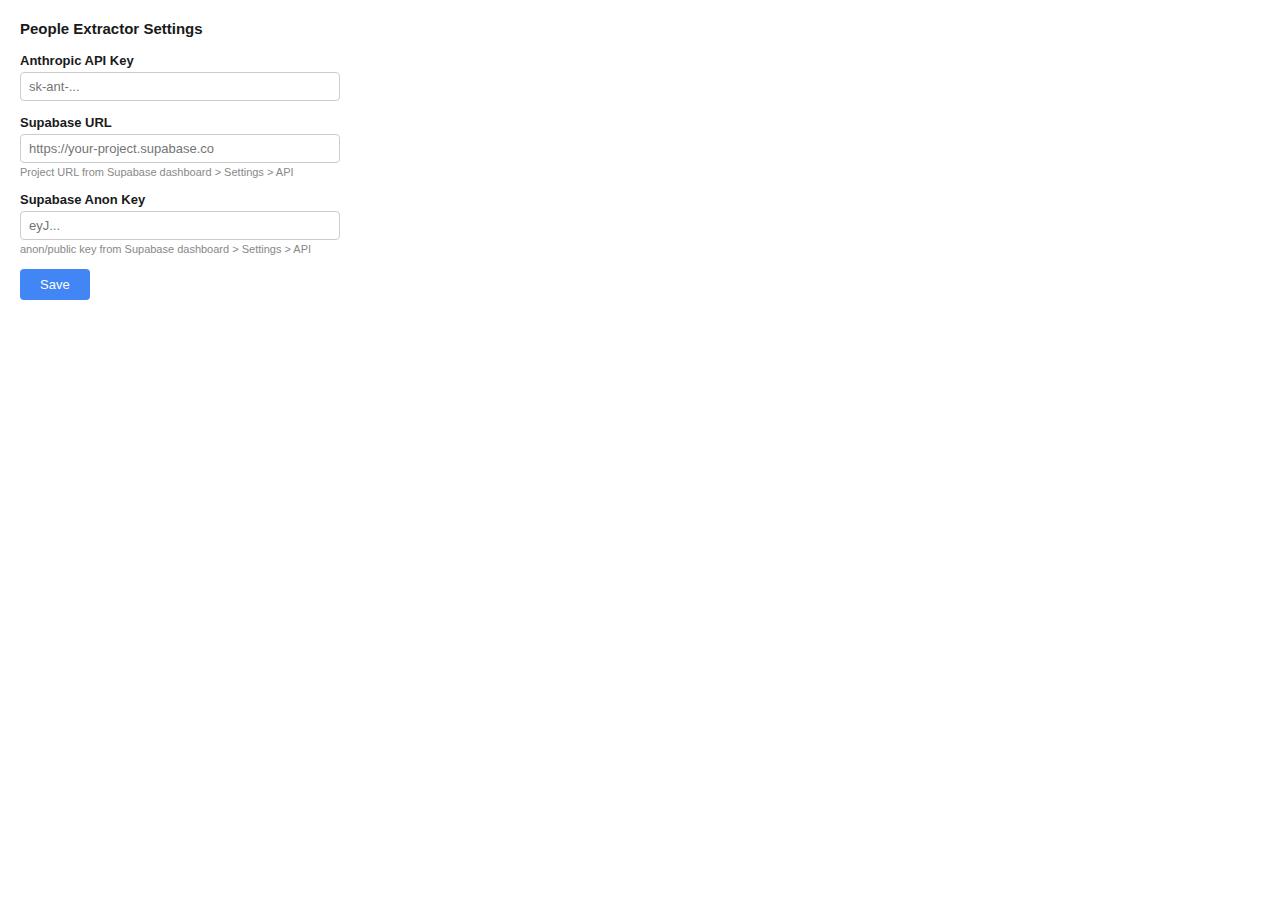
<file: chrome-extension/options.html>
<!DOCTYPE html>
<html lang="en">
<head>
  <meta charset="UTF-8">
  <style>
    * { margin: 0; padding: 0; box-sizing: border-box; }
    body {
      width: 360px;
      font-family: -apple-system, BlinkMacSystemFont, "Segoe UI", Roboto, sans-serif;
      font-size: 13px;
      color: #1a1a1a;
      padding: 20px;
    }
    h2 { font-size: 15px; margin-bottom: 16px; }
    .field { margin-bottom: 14px; }
    .field label {
      display: block;
      font-weight: 600;
      margin-bottom: 4px;
    }
    .field input {
      width: 100%;
      padding: 6px 8px;
      border: 1px solid #ccc;
      border-radius: 4px;
      font-size: 13px;
    }
    .field input:focus {
      outline: none;
      border-color: #4285f4;
    }
    .field .hint {
      font-size: 11px;
      color: #888;
      margin-top: 3px;
    }
    button {
      background: #4285f4;
      color: #fff;
      border: none;
      padding: 8px 20px;
      border-radius: 4px;
      cursor: pointer;
      font-size: 13px;
    }
    button:hover { background: #3367d6; }
    .status {
      margin-top: 10px;
      font-size: 12px;
      color: #34a853;
    }
    .status.error { color: #d93025; }
  </style>
</head>
<body>
  <h2>People Extractor Settings</h2>

  <div class="field">
    <label for="apiKey">Anthropic API Key</label>
    <input type="password" id="apiKey" placeholder="sk-ant-...">
  </div>

  <div class="field">
    <label for="supabaseUrl">Supabase URL</label>
    <input type="text" id="supabaseUrl" placeholder="https://your-project.supabase.co">
    <div class="hint">Project URL from Supabase dashboard &gt; Settings &gt; API</div>
  </div>

  <div class="field">
    <label for="supabaseAnonKey">Supabase Anon Key</label>
    <input type="password" id="supabaseAnonKey" placeholder="eyJ...">
    <div class="hint">anon/public key from Supabase dashboard &gt; Settings &gt; API</div>
  </div>

  <button id="save-btn">Save</button>
  <div id="status" class="status"></div>

  <script src="options.js"></script>
</body>
</html>
</file>
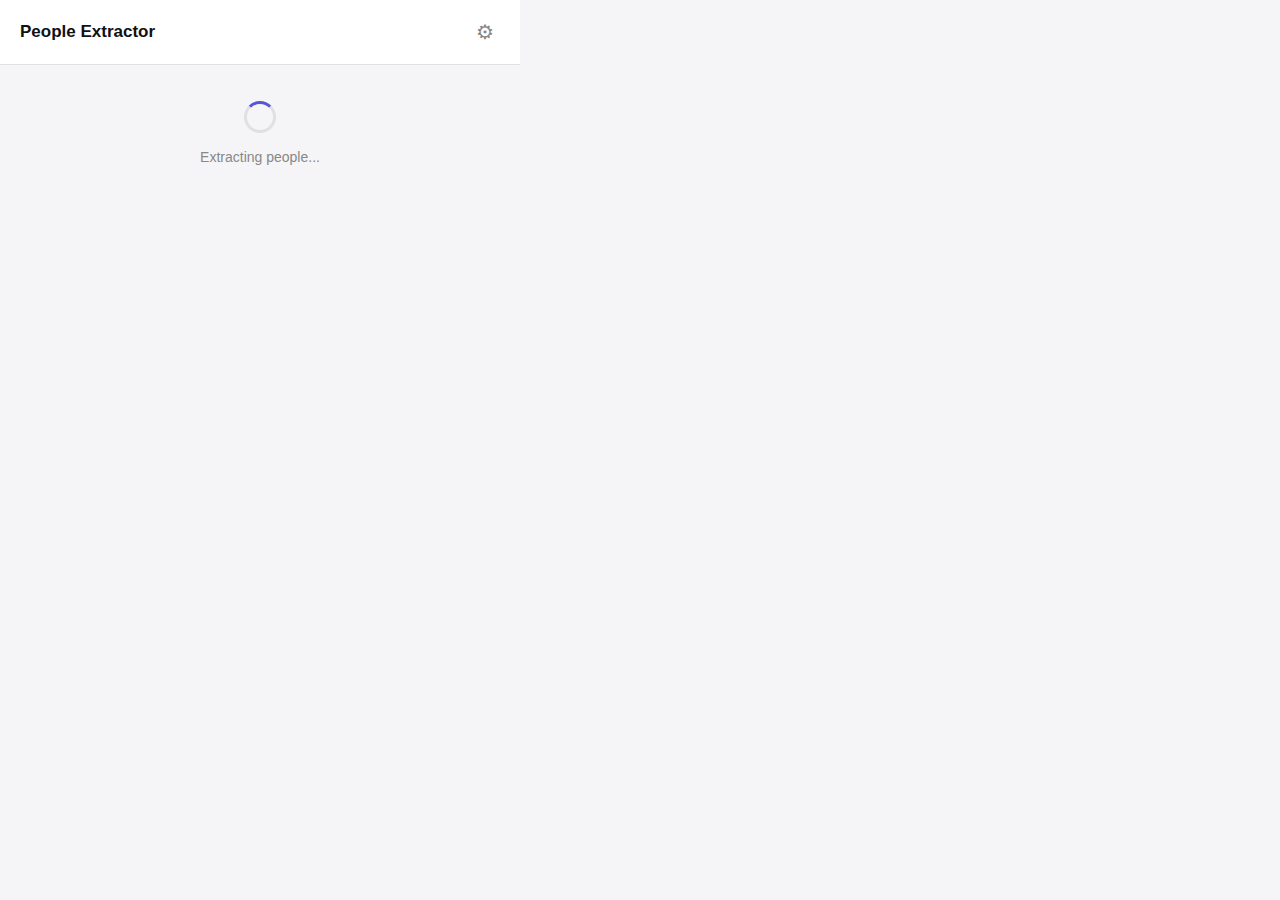
<file: chrome-extension/popup.html>
<!DOCTYPE html>
<html lang="en">
<head>
  <meta charset="UTF-8">
  <link rel="stylesheet" href="popup.css">
</head>
<body>
  <div class="header">
    <h1>People Extractor</h1>
    <button id="settings-btn" title="Settings">&#9881;</button>
  </div>

  <div id="loading" class="state">
    <div class="spinner"></div>
    <p>Extracting people...</p>
  </div>

  <div id="error" class="state hidden">
    <p class="error-text"></p>
    <button id="retry-btn">Retry</button>
  </div>

  <div id="empty" class="state hidden">
    <p>No people found on this page.</p>
  </div>

  <div id="results" class="state hidden">
    <div id="people-list"></div>
    <div class="for-selector">
      <span class="for-label">For</span>
      <input type="radio" name="for-value" id="for-acceler" value="acceler">
      <label for="for-acceler">Acceler</label>
      <input type="radio" name="for-value" id="for-terra" value="terra">
      <label for="for-terra">Terra</label>
      <input type="radio" name="for-value" id="for-other" value="other" checked>
      <label for="for-other">Other</label>
    </div>
    <div class="actions">
      <span id="count"></span>
      <button id="submit-btn">Submit</button>
    </div>
  </div>

  <div id="success" class="state hidden">
    <p class="success-text"></p>
  </div>

  <script src="popup.js"></script>
</body>
</html>
</file>
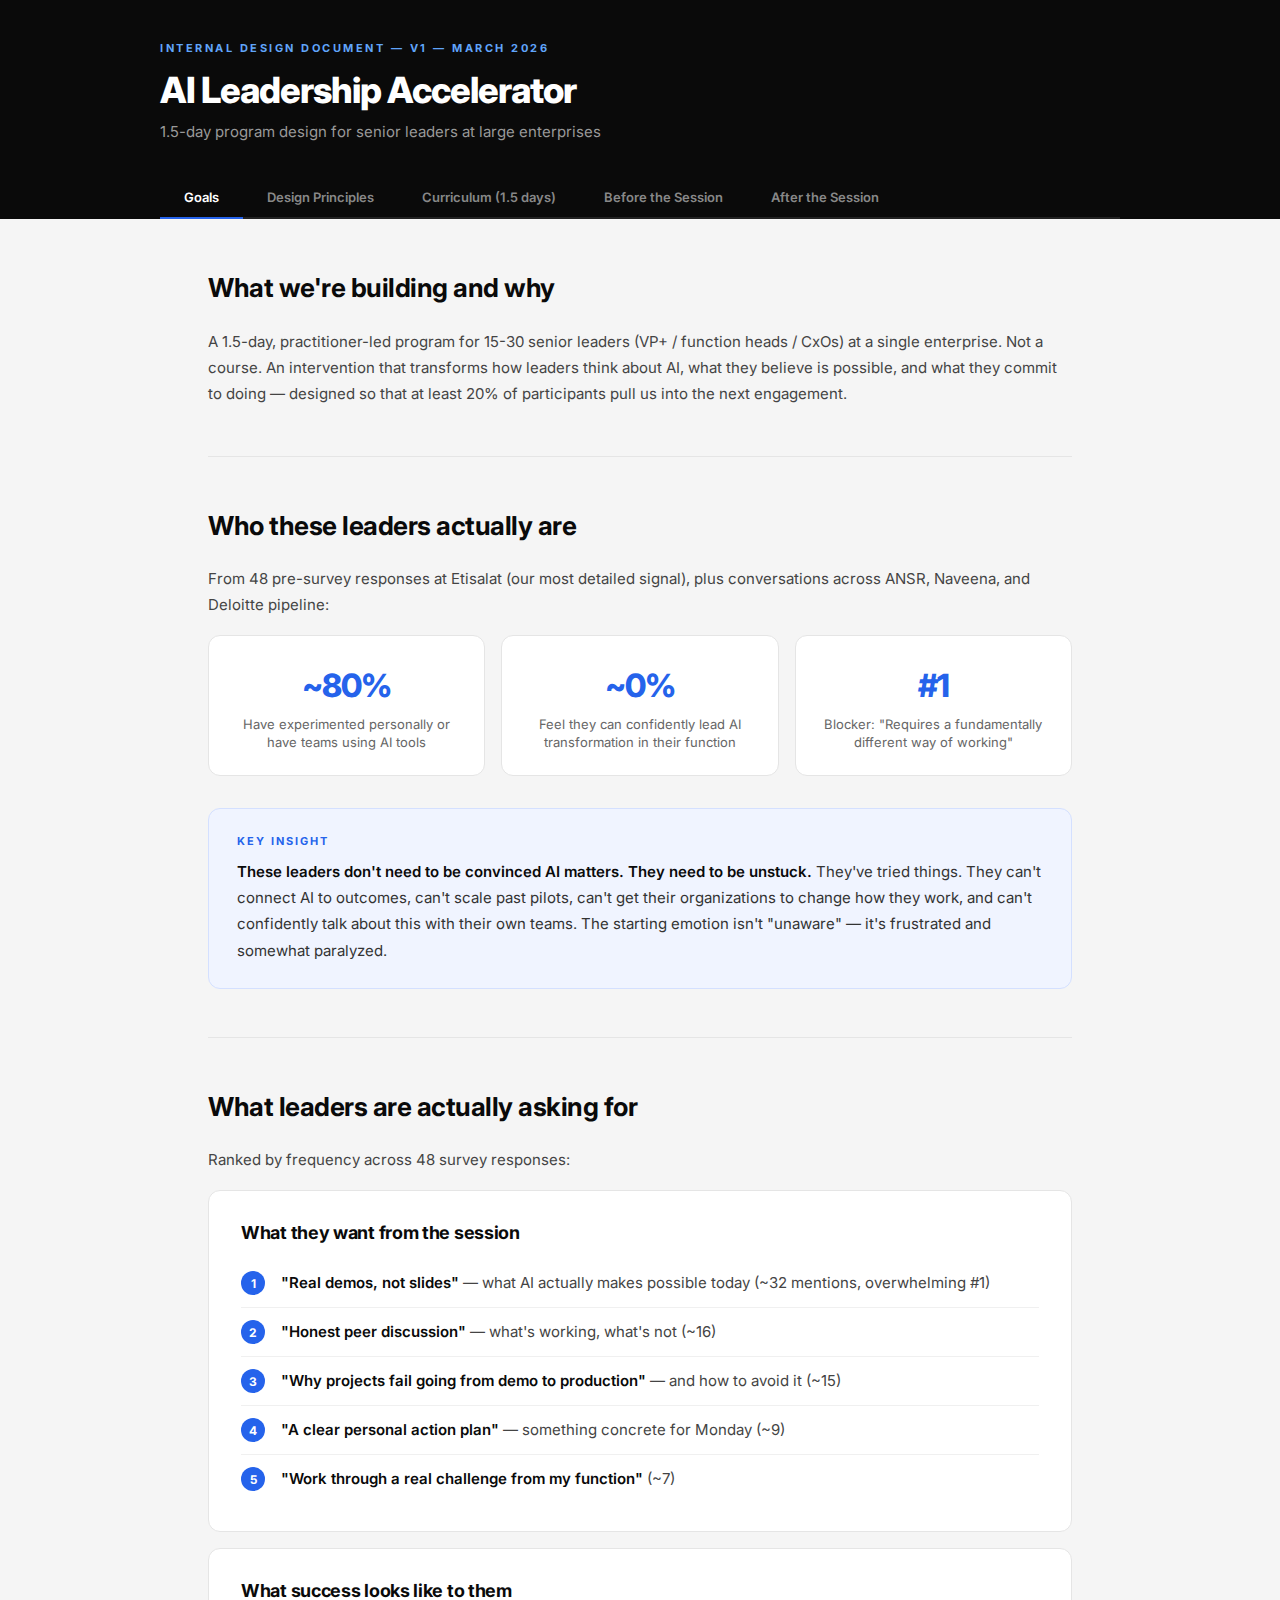
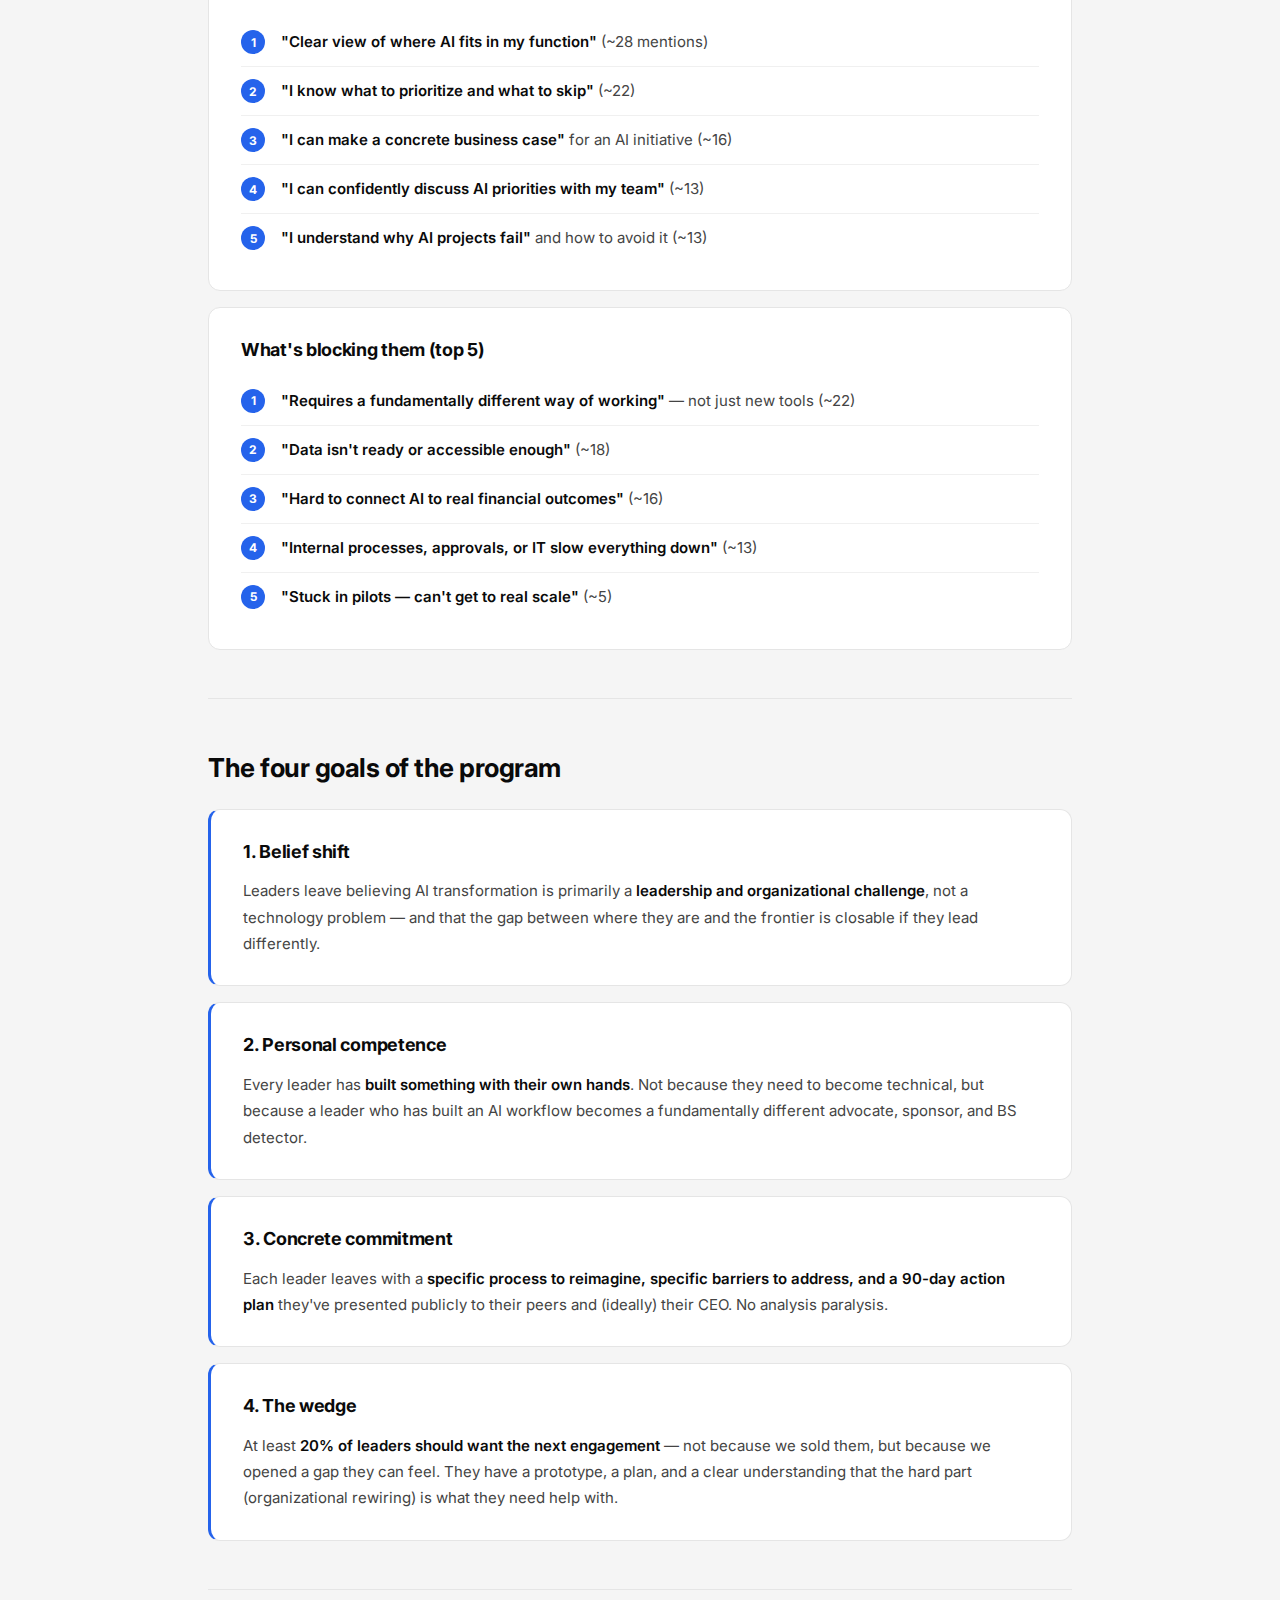
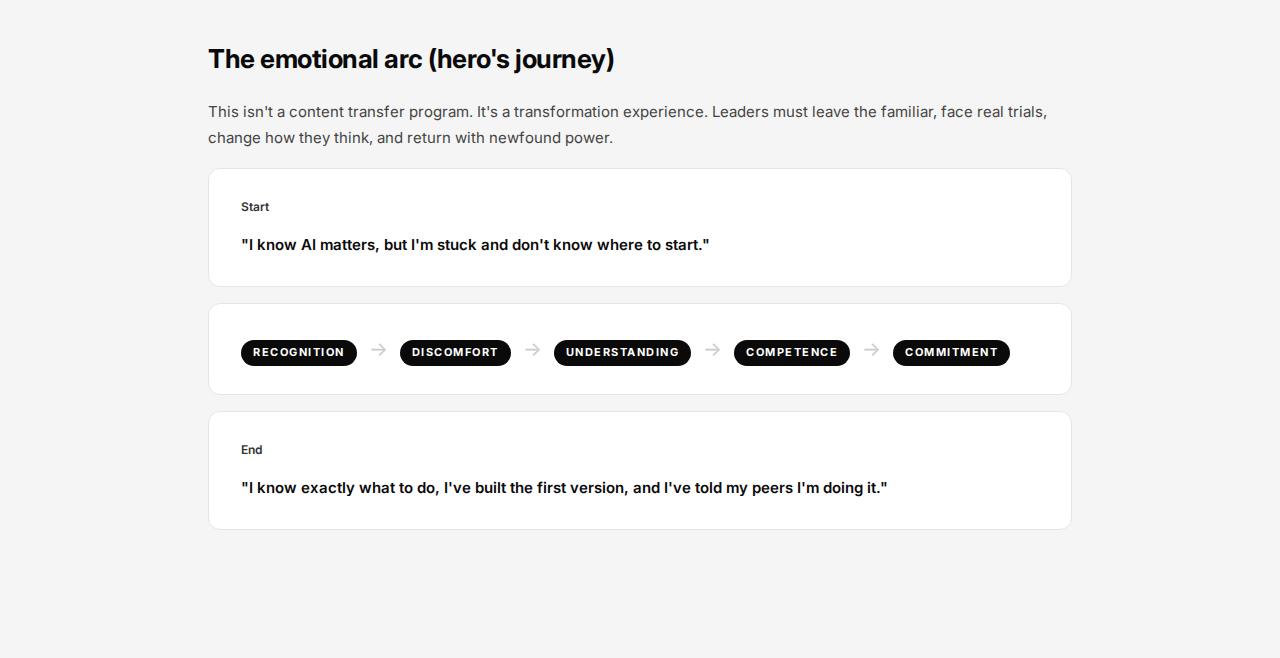
<file: leadership_course/docs/leadership-program-v1.html>
<!DOCTYPE html>
<html lang="en">
<head>
<meta charset="UTF-8">
<meta name="viewport" content="width=device-width, initial-scale=1.0">
<title>AI Leadership Accelerator — Program Design v1</title>
<style>
  @import url('https://fonts.googleapis.com/css2?family=Inter:wght@400;500;600;700;800&display=swap');

  * { margin: 0; padding: 0; box-sizing: border-box; }

  body {
    font-family: 'Inter', -apple-system, BlinkMacSystemFont, sans-serif;
    background: #f5f5f5;
    color: #1a1a1a;
    line-height: 1.6;
    -webkit-font-smoothing: antialiased;
  }

  .header {
    background: #0a0a0a;
    padding: 40px 48px 0;
  }
  .header-inner {
    max-width: 960px;
    margin: 0 auto;
  }
  .header-label {
    font-size: 11px;
    font-weight: 700;
    letter-spacing: 2.5px;
    text-transform: uppercase;
    color: #60a5fa;
    margin-bottom: 12px;
  }
  .header h1 {
    font-size: 36px;
    font-weight: 800;
    line-height: 1.15;
    color: #fff;
    letter-spacing: -1px;
    margin-bottom: 8px;
  }
  .header-sub {
    font-size: 15px;
    color: #999;
    margin-bottom: 32px;
  }

  .tab-bar {
    display: flex;
    gap: 0;
    border-bottom: 2px solid #222;
  }
  .tab-btn {
    padding: 12px 24px;
    font-family: inherit;
    font-size: 13px;
    font-weight: 600;
    color: #888;
    background: transparent;
    border: none;
    cursor: pointer;
    position: relative;
    transition: color 0.2s;
    white-space: nowrap;
  }
  .tab-btn:hover { color: #ccc; }
  .tab-btn.active { color: #fff; }
  .tab-btn.active::after {
    content: '';
    position: absolute;
    bottom: -2px;
    left: 0;
    right: 0;
    height: 2px;
    background: #2563eb;
  }

  .page {
    max-width: 960px;
    margin: 0 auto;
    padding: 48px 48px 80px;
  }
  .tab-content { display: none; }
  .tab-content.active { display: block; }

  h2 {
    font-size: 26px;
    font-weight: 700;
    color: #0a0a0a;
    margin-bottom: 20px;
    letter-spacing: -0.5px;
  }
  h3 {
    font-size: 18px;
    font-weight: 700;
    color: #0a0a0a;
    margin-bottom: 10px;
    letter-spacing: -0.3px;
  }
  p {
    font-size: 15px;
    color: #444;
    margin-bottom: 16px;
    line-height: 1.75;
  }
  strong { color: #0a0a0a; font-weight: 600; }

  .card {
    background: #fff;
    border: 1px solid #e5e5e5;
    border-radius: 12px;
    padding: 28px 32px;
    margin-bottom: 16px;
  }
  .card-accent { border-left: 3px solid #2563eb; }
  .card h3 { margin-bottom: 12px; }
  .card p:last-child { margin-bottom: 0; }

  .insight {
    background: #f0f4ff;
    border: 1px solid #d4e0ff;
    border-radius: 12px;
    padding: 24px 28px;
    margin-bottom: 20px;
  }
  .insight-label {
    font-size: 11px;
    font-weight: 700;
    letter-spacing: 2px;
    text-transform: uppercase;
    color: #2563eb;
    margin-bottom: 8px;
  }
  .insight p { color: #333; margin-bottom: 0; }

  .stat-grid {
    display: grid;
    grid-template-columns: repeat(3, 1fr);
    gap: 16px;
    margin-bottom: 32px;
  }
  .stat-card {
    background: #fff;
    border: 1px solid #e5e5e5;
    border-radius: 12px;
    padding: 24px;
    text-align: center;
  }
  .stat-number {
    font-size: 32px;
    font-weight: 800;
    color: #2563eb;
    letter-spacing: -1px;
    margin-bottom: 4px;
  }
  .stat-label {
    font-size: 13px;
    color: #666;
    line-height: 1.4;
  }

  .section { margin-bottom: 48px; }
  .section-label {
    font-size: 11px;
    font-weight: 700;
    letter-spacing: 2.5px;
    text-transform: uppercase;
    color: #2563eb;
    margin-bottom: 20px;
  }
  .divider {
    height: 1px;
    background: #e5e5e5;
    margin: 48px 0;
  }

  .day-header {
    font-size: 11px;
    font-weight: 700;
    letter-spacing: 2.5px;
    text-transform: uppercase;
    color: #2563eb;
    margin-top: 40px;
    margin-bottom: 24px;
    padding-bottom: 12px;
    border-bottom: 2px solid #2563eb;
  }
  .session-card {
    background: #fff;
    border: 1px solid #e5e5e5;
    border-radius: 12px;
    padding: 32px;
    margin-bottom: 20px;
    position: relative;
  }
  .session-card::before {
    content: attr(data-session);
    position: absolute;
    top: 32px;
    right: 32px;
    font-size: 11px;
    font-weight: 700;
    letter-spacing: 1.5px;
    text-transform: uppercase;
    color: #bbb;
  }
  .session-meta {
    display: flex;
    gap: 24px;
    margin-bottom: 16px;
    flex-wrap: wrap;
  }
  .session-meta-item {
    font-size: 12px;
    color: #888;
    font-weight: 500;
  }
  .session-meta-item span {
    color: #333;
    font-weight: 600;
  }
  .session-detail {
    background: #f8f9fb;
    border-radius: 8px;
    padding: 20px 24px;
    margin: 16px 0;
  }
  .session-detail-label {
    font-size: 11px;
    font-weight: 700;
    letter-spacing: 1.5px;
    text-transform: uppercase;
    color: #2563eb;
    margin-bottom: 8px;
  }
  .session-detail p {
    font-size: 14px;
    color: #555;
    margin-bottom: 8px;
    line-height: 1.7;
  }
  .session-detail p:last-child { margin-bottom: 0; }

  .emotion-tag {
    display: inline-block;
    background: #0a0a0a;
    color: #fff;
    font-size: 11px;
    font-weight: 700;
    letter-spacing: 1.5px;
    text-transform: uppercase;
    padding: 4px 12px;
    border-radius: 100px;
    margin-top: 8px;
  }

  .checklist {
    list-style: none;
    padding: 0;
    margin: 0;
  }
  .checklist li {
    font-size: 15px;
    color: #444;
    padding: 10px 0 10px 28px;
    position: relative;
    line-height: 1.6;
    border-bottom: 1px solid #f0f0f0;
  }
  .checklist li:last-child { border-bottom: none; }
  .checklist li::before {
    content: '';
    position: absolute;
    left: 0;
    top: 14px;
    width: 8px;
    height: 8px;
    background: #2563eb;
    border-radius: 50%;
  }

  .numbered-list {
    list-style: none;
    padding: 0;
    counter-reset: item;
  }
  .numbered-list li {
    font-size: 15px;
    color: #444;
    padding: 12px 0 12px 40px;
    position: relative;
    line-height: 1.6;
    border-bottom: 1px solid #f0f0f0;
    counter-increment: item;
  }
  .numbered-list li:last-child { border-bottom: none; }
  .numbered-list li::before {
    content: counter(item);
    position: absolute;
    left: 0;
    top: 12px;
    width: 24px;
    height: 24px;
    background: #2563eb;
    color: #fff;
    border-radius: 50%;
    display: flex;
    align-items: center;
    justify-content: center;
    font-size: 12px;
    font-weight: 700;
  }

  .wedge-block {
    background: #0a0a0a;
    border-radius: 12px;
    padding: 32px;
    margin: 20px 0;
  }
  .wedge-block h3 { color: #fff; margin-bottom: 12px; }
  .wedge-block p { color: #aaa; }
  .wedge-block strong { color: #fff; }

  .timeline {
    position: relative;
    padding-left: 32px;
  }
  .timeline::before {
    content: '';
    position: absolute;
    left: 11px;
    top: 8px;
    bottom: 8px;
    width: 2px;
    background: #e5e5e5;
  }
  .timeline-item {
    position: relative;
    margin-bottom: 28px;
  }
  .timeline-item::before {
    content: '';
    position: absolute;
    left: -32px;
    top: 6px;
    width: 12px;
    height: 12px;
    background: #fff;
    border: 3px solid #2563eb;
    border-radius: 50%;
    z-index: 1;
  }
  .timeline-item h3 { font-size: 16px; margin-bottom: 6px; }
  .timeline-item p { font-size: 14px; margin-bottom: 0; }
  .timeline-time {
    font-size: 12px;
    font-weight: 600;
    color: #2563eb;
    margin-bottom: 4px;
  }

  /* Canvas visual */
  .canvas-frame {
    background: #fff;
    border: 2px solid #0a0a0a;
    border-radius: 16px;
    overflow: hidden;
    margin: 24px 0;
  }
  .canvas-title-bar {
    background: #0a0a0a;
    padding: 16px 24px;
    display: flex;
    justify-content: space-between;
    align-items: center;
  }
  .canvas-title-bar h3 {
    color: #fff;
    font-size: 16px;
    margin: 0;
    letter-spacing: -0.3px;
  }
  .canvas-title-bar span {
    color: #666;
    font-size: 12px;
    font-weight: 500;
  }
  .canvas-grid {
    display: grid;
    grid-template-columns: 1fr 1fr;
    grid-template-rows: auto;
  }
  .canvas-cell {
    padding: 20px 24px;
    border-right: 1px solid #e5e5e5;
    border-bottom: 1px solid #e5e5e5;
    min-height: 100px;
  }
  .canvas-cell:nth-child(2n) { border-right: none; }
  .canvas-cell.full-width {
    grid-column: 1 / -1;
    border-right: none;
  }
  .canvas-cell.no-bottom { border-bottom: none; }
  .canvas-cell-label {
    font-size: 10px;
    font-weight: 700;
    letter-spacing: 2px;
    text-transform: uppercase;
    color: #2563eb;
    margin-bottom: 8px;
  }
  .canvas-cell-prompt {
    font-size: 13px;
    color: #999;
    font-style: italic;
    line-height: 1.5;
  }
  .canvas-cell-example {
    font-size: 13px;
    color: #333;
    line-height: 1.6;
    margin-top: 6px;
  }
  .canvas-footer {
    background: #f8f9fb;
    padding: 16px 24px;
    border-top: 2px solid #0a0a0a;
    display: grid;
    grid-template-columns: 1fr 1fr 1fr;
    gap: 16px;
  }
  .canvas-footer-cell {}
  .canvas-footer-label {
    font-size: 10px;
    font-weight: 700;
    letter-spacing: 1.5px;
    text-transform: uppercase;
    color: #0a0a0a;
    margin-bottom: 4px;
  }
  .canvas-footer-prompt {
    font-size: 12px;
    color: #999;
    font-style: italic;
  }

  @media (max-width: 700px) {
    .header { padding: 24px 20px 0; }
    .header h1 { font-size: 28px; }
    .page { padding: 32px 20px; }
    .stat-grid { grid-template-columns: 1fr; }
    .tab-btn { padding: 10px 14px; font-size: 12px; }
    .canvas-grid { grid-template-columns: 1fr; }
    .canvas-cell { border-right: none; }
    .canvas-footer { grid-template-columns: 1fr; }
  }

  @media print {
    body { background: #fff; }
    .header { background: #fff; }
    .header h1 { color: #0a0a0a; }
    .header-sub { color: #666; }
    .tab-bar { display: none; }
    .tab-content { display: block !important; page-break-before: always; }
    .tab-content:first-of-type { page-break-before: auto; }
    .session-card, .card { break-inside: avoid; }
  }
</style>
</head>
<body>

<div class="header">
  <div class="header-inner">
    <div class="header-label">Internal Design Document &mdash; v1 &mdash; March 2026</div>
    <h1>AI Leadership Accelerator</h1>
    <p class="header-sub">1.5-day program design for senior leaders at large enterprises</p>
    <div class="tab-bar">
      <button class="tab-btn active" data-tab="goals">Goals</button>
      <button class="tab-btn" data-tab="principles">Design Principles</button>
      <button class="tab-btn" data-tab="curriculum">Curriculum (1.5 days)</button>
      <button class="tab-btn" data-tab="before">Before the Session</button>
      <button class="tab-btn" data-tab="after">After the Session</button>
    </div>
  </div>
</div>

<div class="page">

<!-- ============================================ -->
<!-- TAB 1: GOALS -->
<!-- ============================================ -->
<div class="tab-content active" id="goals">

  <div class="section">
    <h2>What we're building and why</h2>
    <p>A 1.5-day, practitioner-led program for 15-30 senior leaders (VP+ / function heads / CxOs) at a single enterprise. Not a course. An intervention that transforms how leaders think about AI, what they believe is possible, and what they commit to doing &mdash; designed so that at least 20% of participants pull us into the next engagement.</p>
  </div>

  <div class="divider"></div>

  <div class="section">
    <h2>Who these leaders actually are</h2>
    <p>From 48 pre-survey responses at Etisalat (our most detailed signal), plus conversations across ANSR, Naveena, and Deloitte pipeline:</p>
    <div class="stat-grid">
      <div class="stat-card">
        <div class="stat-number">~80%</div>
        <div class="stat-label">Have experimented personally or have teams using AI tools</div>
      </div>
      <div class="stat-card">
        <div class="stat-number">~0%</div>
        <div class="stat-label">Feel they can confidently lead AI transformation in their function</div>
      </div>
      <div class="stat-card">
        <div class="stat-number">#1</div>
        <div class="stat-label">Blocker: "Requires a fundamentally different way of working"</div>
      </div>
    </div>
    <div class="insight">
      <div class="insight-label">Key insight</div>
      <p><strong>These leaders don't need to be convinced AI matters. They need to be unstuck.</strong> They've tried things. They can't connect AI to outcomes, can't scale past pilots, can't get their organizations to change how they work, and can't confidently talk about this with their own teams. The starting emotion isn't "unaware" &mdash; it's frustrated and somewhat paralyzed.</p>
    </div>
  </div>

  <div class="divider"></div>

  <div class="section">
    <h2>What leaders are actually asking for</h2>
    <p>Ranked by frequency across 48 survey responses:</p>

    <div class="card">
      <h3>What they want from the session</h3>
      <ul class="numbered-list">
        <li><strong>"Real demos, not slides"</strong> &mdash; what AI actually makes possible today (~32 mentions, overwhelming #1)</li>
        <li><strong>"Honest peer discussion"</strong> &mdash; what's working, what's not (~16)</li>
        <li><strong>"Why projects fail going from demo to production"</strong> &mdash; and how to avoid it (~15)</li>
        <li><strong>"A clear personal action plan"</strong> &mdash; something concrete for Monday (~9)</li>
        <li><strong>"Work through a real challenge from my function"</strong> (~7)</li>
      </ul>
    </div>

    <div class="card">
      <h3>What success looks like to them</h3>
      <ul class="numbered-list">
        <li><strong>"Clear view of where AI fits in my function"</strong> (~28 mentions)</li>
        <li><strong>"I know what to prioritize and what to skip"</strong> (~22)</li>
        <li><strong>"I can make a concrete business case"</strong> for an AI initiative (~16)</li>
        <li><strong>"I can confidently discuss AI priorities with my team"</strong> (~13)</li>
        <li><strong>"I understand why AI projects fail"</strong> and how to avoid it (~13)</li>
      </ul>
    </div>

    <div class="card">
      <h3>What's blocking them (top 5)</h3>
      <ul class="numbered-list">
        <li><strong>"Requires a fundamentally different way of working"</strong> &mdash; not just new tools (~22)</li>
        <li><strong>"Data isn't ready or accessible enough"</strong> (~18)</li>
        <li><strong>"Hard to connect AI to real financial outcomes"</strong> (~16)</li>
        <li><strong>"Internal processes, approvals, or IT slow everything down"</strong> (~13)</li>
        <li><strong>"Stuck in pilots &mdash; can't get to real scale"</strong> (~5)</li>
      </ul>
    </div>
  </div>

  <div class="divider"></div>

  <div class="section">
    <h2>The four goals of the program</h2>
    <div class="card card-accent">
      <h3>1. Belief shift</h3>
      <p>Leaders leave believing AI transformation is primarily a <strong>leadership and organizational challenge</strong>, not a technology problem &mdash; and that the gap between where they are and the frontier is closable if they lead differently.</p>
    </div>
    <div class="card card-accent">
      <h3>2. Personal competence</h3>
      <p>Every leader has <strong>built something with their own hands</strong>. Not because they need to become technical, but because a leader who has built an AI workflow becomes a fundamentally different advocate, sponsor, and BS detector.</p>
    </div>
    <div class="card card-accent">
      <h3>3. Concrete commitment</h3>
      <p>Each leader leaves with a <strong>specific process to reimagine, specific barriers to address, and a 90-day action plan</strong> they've presented publicly to their peers and (ideally) their CEO. No analysis paralysis.</p>
    </div>
    <div class="card card-accent">
      <h3>4. The wedge</h3>
      <p>At least <strong>20% of leaders should want the next engagement</strong> &mdash; not because we sold them, but because we opened a gap they can feel. They have a prototype, a plan, and a clear understanding that the hard part (organizational rewiring) is what they need help with.</p>
    </div>
  </div>

  <div class="divider"></div>

  <div class="section">
    <h2>The emotional arc (hero's journey)</h2>
    <p>This isn't a content transfer program. It's a transformation experience. Leaders must leave the familiar, face real trials, change how they think, and return with newfound power.</p>
    <div class="card">
      <div class="session-meta"><div class="session-meta-item"><span>Start</span></div></div>
      <p><strong>"I know AI matters, but I'm stuck and don't know where to start."</strong></p>
    </div>
    <div class="card">
      <div style="display: flex; gap: 12px; flex-wrap: wrap; align-items: center;">
        <div class="emotion-tag">Recognition</div>
        <div style="color: #ccc; font-size: 20px; line-height: 28px;">&rarr;</div>
        <div class="emotion-tag">Discomfort</div>
        <div style="color: #ccc; font-size: 20px; line-height: 28px;">&rarr;</div>
        <div class="emotion-tag">Understanding</div>
        <div style="color: #ccc; font-size: 20px; line-height: 28px;">&rarr;</div>
        <div class="emotion-tag">Competence</div>
        <div style="color: #ccc; font-size: 20px; line-height: 28px;">&rarr;</div>
        <div class="emotion-tag">Commitment</div>
      </div>
    </div>
    <div class="card">
      <div class="session-meta"><div class="session-meta-item"><span>End</span></div></div>
      <p><strong>"I know exactly what to do, I've built the first version, and I've told my peers I'm doing it."</strong></p>
    </div>
  </div>

</div>

<!-- ============================================ -->
<!-- TAB 2: DESIGN PRINCIPLES -->
<!-- ============================================ -->
<div class="tab-content" id="principles">

  <div class="section">
    <h2>Six design principles</h2>
    <p>These govern every decision about content, format, and facilitation. If a session doesn't serve these principles, it doesn't belong in the program.</p>
  </div>

  <div class="card card-accent">
    <h3>1. Start with their reality, not the frontier</h3>
    <p>Open with their own pre-survey data. Mirror their words back. "22 of you said this requires a fundamentally different way of working. 18 said your data isn't ready. 16 said you can't connect AI to financial outcomes."</p>
    <p>Then show them the gap isn't primarily technological &mdash; it's about how they lead. <strong>The frontier becomes powerful only when viewed through the lens of "what would I need to change to get there?"</strong> rather than "wow, cool."</p>
    <div class="session-detail">
      <div class="session-detail-label">Why not open with the frontier?</div>
      <p>The Dwarkesh "GDP grows 20%" opener risks making leaders feel more behind, not more empowered. These aren't unaware people &mdash; they've seen demos. A frontier keynote that doesn't connect to their Tuesday morning creates awe but not action. We bring the frontier in <em>after</em> they've articulated their own problems, so it answers a question they're already asking.</p>
    </div>
  </div>

  <div class="card card-accent">
    <h3>2. The "demo to production" gap IS the whole program</h3>
    <p>Every AI course shows demos. Almost none help leaders understand why their organization can't ship them. This is the #3 ask in the Etisalat survey, the most underserved need, and our biggest wedge opportunity.</p>
    <p><strong>If a leader understands exactly why their AI initiatives stall</strong> &mdash; org design, incentives, data governance, change management, not the model &mdash; <strong>and they've built a concrete plan to address 1-2 of those blockers, they'll call us back.</strong> Because they'll need help executing that plan.</p>
  </div>

  <div class="card card-accent">
    <h3>3. Peer learning is the product, not a side benefit</h3>
    <p>These are senior people who can't admit to their teams what they don't know (Charlene's insight: leaders won't talk to subordinates about AI because they don't want to sound ignorant). Put them in a room with 20 peers who are equally stuck, and the relief alone is transformative.</p>
    <p><strong>Design peer work into every session.</strong> Cross-functional pods. Honest peer discussion. Structured feedback. The best leadership programs (YPO, Aspen) know that the cohort IS the product.</p>
    <div class="session-detail">
      <div class="session-detail-label">Wedge implication</div>
      <p>If leaders form real peer relationships during the program, a follow-on cohort structure becomes natural. The community pulls them back, not just the content.</p>
    </div>
  </div>

  <div class="card card-accent">
    <h3>4. One shared process, then apply to your own</h3>
    <p>The build session uses <strong>one common process the entire room shares</strong> (e.g., recruiting, vendor onboarding, reporting). Everyone builds the same agent together. This is operationally reliable, ensures every leader succeeds, and creates a shared reference point for the rest of the program.</p>
    <p>Then, on the canvas, each leader <strong>applies the thinking to their own function's highest-value process</strong>. They've learned the pattern on the shared example; now they map it to what matters most to them. The build proves "this is possible." The canvas makes it personal.</p>
    <div class="session-detail">
      <div class="session-detail-label">Why not custom builds per leader?</div>
      <p>Operationally impossible to scaffold 20 different agent builds in a room. And the pedagogical insight: when everyone builds the same thing, no one feels behind. The shared experience creates bonding. The differentiation comes on the canvas, where each leader applies the pattern to their real problem &mdash; that's where the personal investment (and the wedge) lives.</p>
    </div>
  </div>

  <div class="card card-accent">
    <h3>5. Protect leader psychology</h3>
    <p>Wide standard deviation in AI sophistication across leaders. Some have shipped pilots; others haven't used ChatGPT at work. The program must create a space where leaders can admit what they don't know without feeling stupid.</p>
    <p>Tactics: start with anonymous survey data (they see they're not alone), use pair exercises before group shares, frame the build session as "designed for success" not "test your skills," and <strong>always make the barrier organizational, not personal</strong> &mdash; "the system is stuck" not "you're behind."</p>
  </div>

  <div class="card card-accent">
    <h3>6. This is the beginning, not a standalone event</h3>
    <p>Every element of the program should open a gap that the next engagement fills. The program should <strong>never feel complete</strong> &mdash; it should feel like the most productive Day 1 of a longer transformation.</p>
    <p>The action plan has specific gaps that map to Blueprint. The prototype points at a problem that needs Co-Development. The peer cohort wants to reconvene. We're not closing a sale &mdash; we're creating pull.</p>
  </div>

  <div class="divider"></div>

  <div class="section">
    <h2>What we must NOT be</h2>
    <div class="card" style="background: #fef2f2; border-color: #fecaca;">
      <ul class="checklist">
        <li><strong>Not another AI 101.</strong> These leaders have heard the basics. We skip "what is a large language model" entirely.</li>
        <li><strong>Not a module catalog.</strong> We don't present 20 topics and let them pick. We diagnose their situation and prescribe the experience they need.</li>
        <li><strong>Not slides-heavy.</strong> The #1 ask is "real demos, not slides." Maximum 30% presentation, minimum 50% doing.</li>
        <li><strong>Not a professor or consultant.</strong> Every session led by someone who has built and shipped AI in production at a top company.</li>
        <li><strong>Not one-size-fits-all.</strong> Pre-survey shapes every demo, exercise, and example to their specific industry, functions, and challenges.</li>
      </ul>
    </div>
  </div>

</div>

<!-- ============================================ -->
<!-- TAB 3: CURRICULUM -->
<!-- ============================================ -->
<div class="tab-content" id="curriculum">

  <div class="section">
    <h2>1.5-Day Program: Four Beats</h2>
    <p>The architecture is four beats that form a complete emotional and practical arc. Each beat builds on the previous one. Content is customized per client based on the pre-survey, but the structure is fixed.</p>
    <p><strong>Total time: ~10 hours</strong> (Day 1: ~7 hours including working dinner; Day 2: ~3 hours morning session)</p>
  </div>

  <!-- DAY 1 MORNING -->
  <div class="day-header">Day 1 &mdash; Morning</div>

  <div class="session-card" data-session="Beat 1">
    <h3>The Mirror: "Here's why you're stuck"</h3>
    <div class="session-meta">
      <div class="session-meta-item">Duration: <span>2.5 hours</span></div>
      <div class="session-meta-item">Format: <span>Facilitated + live demos + peer exercise</span></div>
      <div class="session-meta-item">Led by: <span>Senior practitioner (engineering leader from our network)</span></div>
    </div>

    <p>Open with their own pre-survey data. The room sees itself. Then our practitioner shows what the frontier actually looks like &mdash; live demonstrations of AI transforming processes relevant to their industry. The gap between where they are and what's possible becomes visceral. But the key reframe: the gap isn't technology. It's leadership.</p>

    <div class="session-detail">
      <div class="session-detail-label">Flow</div>
      <p><strong>0:00-0:30</strong> &mdash; The Mirror. Facilitator presents anonymized survey results. "Here's what this room said. 22 of you said AI requires a fundamentally different way of working. 18 said your data isn't ready. Let's be honest about where we actually are."</p>
      <p><strong>0:30-1:15</strong> &mdash; The Frontier, Made Real. Practitioner shows 3-4 live demonstrations of AI transforming business processes relevant to their industry (shaped by pre-survey). Not slides &mdash; working systems. Emphasis: "This is as bad as AI will ever be. And this is what's possible today."</p>
      <p><strong>1:15-1:45</strong> &mdash; The Gap. Why 95% fail: it's not the tech, it's the leadership. Frame the organizational, structural, and cultural barriers. Directly address common doubts: "It hallucinates," "Our data isn't ready," "This is the CTO's problem."</p>
      <p><strong>1:45-2:30</strong> &mdash; Peer Exercise. Pairs share: "What's the single highest-value process in your function, and what's actually blocking AI from transforming it?" Each pair shares the barrier (not the process) with the room. Facilitator clusters barriers on a board &mdash; the room sees patterns.</p>
    </div>

    <div class="session-detail">
      <div class="session-detail-label">Doubts addressed</div>
      <p>"It hallucinates" / "It's not ready for primetime" / "Our industry is different" / "This is overblown and will crash like other tech waves"</p>
    </div>

    <div class="emotion-tag">Recognition &rarr; Productive discomfort</div>
  </div>

  <!-- DAY 1 AFTERNOON -->
  <div class="day-header">Day 1 &mdash; Afternoon</div>

  <div class="session-card" data-session="Beat 2">
    <h3>The Rewiring: "This is what actually has to change"</h3>
    <div class="session-meta">
      <div class="session-meta-item">Duration: <span>2.5 hours</span></div>
      <div class="session-meta-item">Format: <span>War stories + framework + canvas workshop</span></div>
      <div class="session-meta-item">Led by: <span>External transformation leader + practitioner war stories</span></div>
    </div>

    <p>This is the "demo to production" session &mdash; the most underserved need and our biggest differentiation. We don't have an internal practitioner who's navigated the full org-change side of AI transformation, so we staff this differently: <strong>an external guest</strong> (senior leader who's driven AI transformation inside a large enterprise) delivers the framework, supplemented by <strong>pre-recorded or live war stories from our senior engineering leaders</strong> about what they saw break when their work hit real organizations.</p>

    <div class="session-detail">
      <div class="session-detail-label">Staffing approach</div>
      <p><strong>External guest facilitator:</strong> A senior leader (ex-CTO, VP Ops, McKinsey partner type) who has personally driven AI transformation inside a large org. Not a consultant who advises &mdash; someone who's been the internal champion. We source one per engagement or build a small bench of 3-4 we rotate.</p>
      <p><strong>Practitioner video/live segments:</strong> 2-3 short (5 min each) war stories from our senior engineering leaders, pre-interviewed with the specific question: "Tell me about a time you built something great and then watched it die in the organization. What broke? What did leadership get wrong?" These are gold &mdash; the engineer's-eye view of org failure.</p>
    </div>

    <div class="session-detail">
      <div class="session-detail-label">Flow</div>
      <p><strong>0:00-0:45</strong> &mdash; The Messy Middle. Guest facilitator tells the real story of an AI initiative going from demo to production inside their org. What broke. What they didn't anticipate. What the leadership team had to do differently. Interleaved with 1-2 practitioner war stories from the engineering side.</p>
      <p><strong>0:45-1:15</strong> &mdash; The Organizational Iceberg. Framework for the 5 barriers that kill AI initiatives: org structure, incentive misalignment, data governance gaps, change management failure, and the "coordination tax" across functions. Quick, opinionated, grounded in real experience.</p>
      <p><strong>1:15-2:30</strong> &mdash; Canvas Workshop. Cross-functional pods of 4-5 leaders. Each leader fills in their AI Leadership Canvas (see below) &mdash; identifying one high-value process in their own function, mapping the barriers, and drafting their 90-day action plan. Pods give structured feedback to each other.</p>
    </div>

    <div class="session-detail">
      <div class="session-detail-label">Doubts addressed</div>
      <p>"Why is this not the CTO's problem?" / "We've tried and it didn't work" / "How do I prioritize?" / "What about governance and risk?"</p>
    </div>

    <div class="emotion-tag">Systemic understanding &rarr; "THIS is why we're stuck"</div>
  </div>

  <div class="session-card" data-session="Beat 3">
    <h3>The Build: "Now do it with your own hands"</h3>
    <div class="session-meta">
      <div class="session-meta-item">Duration: <span>2.5 hours</span></div>
      <div class="session-meta-item">Format: <span>Live build + guided hands-on (Zapier/n8n)</span></div>
      <div class="session-meta-item">Led by: <span>Builder-practitioner (engineering leader)</span></div>
    </div>

    <p>This is where our engineering practitioners shine. Everyone builds <strong>the same agent on the same process</strong> &mdash; a common, recognizable workflow like recruiting, vendor onboarding, or expense reporting (chosen based on the pre-survey to be relevant to the room). The practitioner live-builds it in 20 minutes. Then every leader builds their own version, step by step.</p>

    <div class="session-detail">
      <div class="session-detail-label">The common process approach</div>
      <p>We pick ONE process that most leaders in the room will recognize, regardless of function. Good defaults: <strong>recruiting</strong> (everyone hires), <strong>vendor evaluation</strong> (everyone procures), or <strong>internal reporting/briefings</strong> (everyone reports up). The pre-survey tells us which resonates most.</p>
      <p>Everyone builds the same agent. This means: one set of instructions, one set of templates, one set of facilitators who know exactly what to debug. Every leader succeeds. No one falls behind because their problem was harder to scope.</p>
    </div>

    <div class="session-detail">
      <div class="session-detail-label">Flow</div>
      <p><strong>0:00-0:30</strong> &mdash; The Live Build. Practitioner takes the common process and builds a working AI agent in Zapier/n8n &mdash; live, in real-time. In 20 minutes, a multi-step workflow that took the room hours to conceptualize is running and producing output. This is the "deceptively simple" moment.</p>
      <p><strong>0:30-2:00</strong> &mdash; Your Build. Each leader builds their own version of the same agent. Heavily scaffolded: step-by-step guide, pre-configured templates, multiple facilitators circulating. Designed for 100% success rate. Leaders who finish early can customize (add steps, change prompts, adapt to their function).</p>
      <p><strong>2:00-2:30</strong> &mdash; The Honest Conversation. "You built an agent in 90 minutes. Your teams have probably built dozens of prototypes. So why isn't any of it in production?" This reframes the build from a party trick to a leadership challenge &mdash; and points straight back to the canvas they filled in during Beat 2. Close with: tonight, refine your canvas for a 3-minute presentation to your peers tomorrow.</p>
    </div>

    <div class="session-detail">
      <div class="session-detail-label">Doubts addressed</div>
      <p>"This is too complex for me" / "How does this change my life tomorrow?" / "All this is impressive but it's not my job to build things"</p>
    </div>

    <div class="emotion-tag">Competence &rarr; "I can actually do this"</div>
  </div>

  <div class="insight" style="margin-top: 24px;">
    <div class="insight-label">Working Dinner (Optional, 1.5-2 hours)</div>
    <p>Informal dinner with facilitators and peers. Unstructured time for the conversations that don't happen in sessions. Leaders naturally refine their canvases, form alliances, and prepare their presentations. Facilitators are available but don't present.</p>
  </div>

  <!-- DAY 2 -->
  <div class="day-header">Day 2 &mdash; Morning</div>

  <div class="session-card" data-session="Beat 4">
    <h3>The Commitment: "Tell your peers what you're going to do"</h3>
    <div class="session-meta">
      <div class="session-meta-item">Duration: <span>2.5-3 hours</span></div>
      <div class="session-meta-item">Format: <span>Canvas presentations + structured feedback + close</span></div>
      <div class="session-meta-item">Led by: <span>Lead facilitator + CEO (closing)</span></div>
    </div>

    <p>Each leader presents their canvas as a single slide: the process, the barriers, the plan. 3 minutes per person + 2 minutes peer feedback. The CEO is ideally in the room. Public commitment in front of peers + CEO creates accountability that no action plan document ever will.</p>

    <div class="session-detail">
      <div class="session-detail-label">Flow</div>
      <p><strong>0:00-1:45</strong> &mdash; Canvas Presentations. Each leader gets 3 minutes to present their canvas + 2 minutes structured peer feedback. With 20 leaders, this takes ~100 minutes. Facilitator draws cross-cutting themes in real-time.</p>
      <p><strong>1:45-2:15</strong> &mdash; The AI Priority Map. Facilitator synthesizes: "Across this leadership team, here are the 3-5 highest-value AI initiatives, ranked by impact and feasibility. Here are the organizational barriers that are common to all of them. Here's what needs to happen first." This is a genuinely valuable strategic artifact.</p>
      <p><strong>2:15-2:30</strong> &mdash; The Path Forward. Not a sales pitch. "You've identified the problems. You've built a prototype. You've made commitments to your peers. Here's what the next 90 days look like." Present Blueprint &rarr; Acceleration &rarr; Co-Dev as the natural continuation. Close with CEO's 10-minute keynote reinforcing the commitment.</p>
    </div>

    <div class="emotion-tag">Agency &rarr; Public commitment</div>
  </div>

  <div class="divider"></div>

  <!-- THE CANVAS -->
  <div class="section">
    <h2>The AI Leadership Canvas</h2>
    <p>A single-slide artifact each leader fills in during Beat 2 (canvas workshop), refines overnight, and presents in Beat 4. Designed to fit on one slide and be presentable in 3 minutes.</p>

    <div class="canvas-frame">
      <div class="canvas-title-bar">
        <h3>AI Leadership Canvas</h3>
        <span>Name &bull; Function &bull; Date</span>
      </div>

      <div class="canvas-grid">

        <div class="canvas-cell">
          <div class="canvas-cell-label">1. The Process</div>
          <div class="canvas-cell-prompt">What is the single highest-value process in your function that AI could transform?</div>
          <div class="canvas-cell-example">e.g., "Monthly financial close &mdash; takes 12 days, 8 people, 47 manual handoffs"</div>
        </div>

        <div class="canvas-cell">
          <div class="canvas-cell-label">2. The Prize</div>
          <div class="canvas-cell-prompt">What does this process look like reimagined with AI? What's the business impact?</div>
          <div class="canvas-cell-example">e.g., "3-day close, 2 human decision points, ~$2M annual savings in FTE reallocation"</div>
        </div>

        <div class="canvas-cell">
          <div class="canvas-cell-label">3. The Barriers (top 3)</div>
          <div class="canvas-cell-prompt">What organizational barriers stand between today and the reimagined version? (Not technology &mdash; leadership, org, process, people.)</div>
          <div class="canvas-cell-example">e.g., "1) Data locked in 4 systems w/ no API access &mdash; IT prioritization needed. 2) Controller team sees AI as threat to headcount. 3) No exec sponsor outside finance."</div>
        </div>

        <div class="canvas-cell">
          <div class="canvas-cell-label">4. The 90-Day Play</div>
          <div class="canvas-cell-prompt">What are 3 concrete actions you'll take in the next 90 days to start moving this forward?</div>
          <div class="canvas-cell-example">e.g., "1) Week 1: Meet with CTO re: data access. 2) Month 1: Run a 2-week pilot on one sub-process with 3 volunteers. 3) Month 2: Present pilot results to CFO with business case for full rollout."</div>
        </div>

        <div class="canvas-cell full-width no-bottom">
          <div class="canvas-cell-label">5. The Honest Ask</div>
          <div class="canvas-cell-prompt">What can't you do alone? What help, expertise, or resources would you need to actually make this happen?</div>
          <div class="canvas-cell-example">e.g., "Need help designing the agent architecture. Need someone who's done this in finance before to pressure-test the approach. Need exec air cover from CEO to get IT to prioritize the data integration."</div>
        </div>

      </div>

      <div class="canvas-footer">
        <div class="canvas-footer-cell">
          <div class="canvas-footer-label">Monday action</div>
          <div class="canvas-footer-prompt">The one thing I'll do this Monday</div>
        </div>
        <div class="canvas-footer-cell">
          <div class="canvas-footer-label">Key conversation</div>
          <div class="canvas-footer-prompt">The one person I need to talk to first</div>
        </div>
        <div class="canvas-footer-cell">
          <div class="canvas-footer-label">Success metric</div>
          <div class="canvas-footer-prompt">How I'll know this is working in 90 days</div>
        </div>
      </div>
    </div>

    <div class="session-detail">
      <div class="session-detail-label">Why this design</div>
      <p><strong>5 boxes + 3 footer fields.</strong> Simple enough to fill in 45 minutes. Rich enough to present in 3 minutes. Strategic enough to be valuable to the CEO (process + business case + barriers + plan). And box 5 &mdash; "The Honest Ask" &mdash; is the wedge. When a leader writes "I need help designing the agent architecture" or "I need someone who's done this before," they're describing our Blueprint and Acceleration offerings in their own words.</p>
    </div>

    <div class="insight">
      <div class="insight-label">The wedge mechanic</div>
      <p>Every canvas has a box 5. When the facilitator synthesizes across 20 canvases in the closing session, the "Honest Ask" patterns become visible: "12 of you said you need help with agent architecture. 8 said you need organizational change support. 6 said you need exec air cover." <strong>That synthesis IS the proposal for the next engagement.</strong> We don't pitch. We read back what they asked for.</p>
    </div>

  </div>

  <div class="divider"></div>

  <div class="section">
    <h2>Schedule at a glance</h2>
    <div class="card">
      <table style="width:100%; border-collapse:collapse; font-size:14px;">
        <thead>
          <tr style="border-bottom:2px solid #e5e5e5;">
            <th style="text-align:left; padding:12px 16px; font-size:11px; font-weight:600; letter-spacing:1.5px; text-transform:uppercase; color:#888;">Time</th>
            <th style="text-align:left; padding:12px 16px; font-size:11px; font-weight:600; letter-spacing:1.5px; text-transform:uppercase; color:#888;">Session</th>
            <th style="text-align:left; padding:12px 16px; font-size:11px; font-weight:600; letter-spacing:1.5px; text-transform:uppercase; color:#888;">Emotion</th>
          </tr>
        </thead>
        <tbody>
          <tr style="border-bottom:1px solid #eee;">
            <td style="padding:12px 16px; color:#666; white-space:nowrap;">Day 1, 9:00-11:30</td>
            <td style="padding:12px 16px;"><strong>Beat 1: The Mirror</strong> &mdash; Survey data, frontier demos, peer exercise</td>
            <td style="padding:12px 16px; color:#666;">Recognition &rarr; Discomfort</td>
          </tr>
          <tr style="border-bottom:1px solid #eee; background:#fafafa;">
            <td style="padding:12px 16px; color:#666;">11:30-12:00</td>
            <td style="padding:12px 16px; color:#888;">Break</td>
            <td style="padding:12px 16px;"></td>
          </tr>
          <tr style="border-bottom:1px solid #eee;">
            <td style="padding:12px 16px; color:#666; white-space:nowrap;">Day 1, 12:00-14:30</td>
            <td style="padding:12px 16px;"><strong>Beat 2: The Rewiring</strong> &mdash; War stories, org iceberg framework, canvas workshop</td>
            <td style="padding:12px 16px; color:#666;">Understanding</td>
          </tr>
          <tr style="border-bottom:1px solid #eee; background:#fafafa;">
            <td style="padding:12px 16px; color:#666;">14:30-15:00</td>
            <td style="padding:12px 16px; color:#888;">Break / Lunch</td>
            <td style="padding:12px 16px;"></td>
          </tr>
          <tr style="border-bottom:1px solid #eee;">
            <td style="padding:12px 16px; color:#666; white-space:nowrap;">Day 1, 15:00-17:30</td>
            <td style="padding:12px 16px;"><strong>Beat 3: The Build</strong> &mdash; Live build, everyone builds same agent in Zapier/n8n</td>
            <td style="padding:12px 16px; color:#666;">Competence</td>
          </tr>
          <tr style="border-bottom:1px solid #eee; background:#fafafa;">
            <td style="padding:12px 16px; color:#666;">19:00-21:00</td>
            <td style="padding:12px 16px; color:#888;">Working dinner (optional) &mdash; refine canvases</td>
            <td style="padding:12px 16px; color:#888;">Connection</td>
          </tr>
          <tr>
            <td style="padding:12px 16px; color:#666; white-space:nowrap;">Day 2, 9:00-12:00</td>
            <td style="padding:12px 16px;"><strong>Beat 4: The Commitment</strong> &mdash; Canvas presentations, priority map, path forward</td>
            <td style="padding:12px 16px; color:#666;">Agency &rarr; Commitment</td>
          </tr>
        </tbody>
      </table>
    </div>
  </div>

</div>

<!-- ============================================ -->
<!-- TAB 4: BEFORE THE SESSION -->
<!-- ============================================ -->
<div class="tab-content" id="before">

  <div class="section">
    <h2>Before the session</h2>
    <p>The pre-work isn't administrative overhead &mdash; it's a core part of the product. It's what makes this feel bespoke rather than off-the-shelf, and it's the first moment we start demonstrating our value.</p>
  </div>

  <div class="divider"></div>

  <div class="section">
    <h3>6-8 weeks before: Client alignment</h3>
    <div class="timeline">
      <div class="timeline-item">
        <div class="timeline-time">Scoping call with sponsor (CEO / CHRO / CTO)</div>
        <h3>Understand the real goal</h3>
        <p>What's the org's AI maturity? What has been tried? What does the sponsor want leaders to do differently after? What's the political landscape &mdash; who's resistant and why? Is there a specific initiative this should accelerate?</p>
      </div>
      <div class="timeline-item">
        <div class="timeline-time">Agree on CEO involvement</div>
        <h3>Lock in CEO for Day 2 closing</h3>
        <p>CEO's presence at final presentations transforms accountability. If the CEO gives a 10-minute closing reinforcing "I expect you to execute these plans," the program's impact doubles. Push hard for this.</p>
      </div>
      <div class="timeline-item">
        <div class="timeline-time">Source Beat 2 guest facilitator</div>
        <h3>Find the external transformation leader</h3>
        <p>Someone who has personally driven AI transformation inside a large enterprise (ex-CTO, VP Ops, transformation lead). Not a consultant who advises &mdash; someone who was the internal champion. Build a bench of 3-4 we can rotate across engagements. Also: interview 2-3 of our senior engineering leaders on-camera with the question "Tell me about something great you built that died in the org &mdash; what went wrong?" These become the war-story segments for Beat 2.</p>
      </div>
      <div class="timeline-item">
        <div class="timeline-time">Identify participant list</div>
        <h3>15-25 senior leaders, cross-functional</h3>
        <p>VP+ or function heads. Cross-functional mix is critical. Avoid loading the room with only tech leaders; the value comes from the business-tech intersection.</p>
      </div>
    </div>
  </div>

  <div class="divider"></div>

  <div class="section">
    <h3>3-4 weeks before: Pre-survey</h3>
    <div class="card card-accent">
      <h3>The pre-survey is the most important pre-work artifact</h3>
      <p>Every leader completes a 5-minute survey (based on the Etisalat template, refined). This shapes the entire program:</p>
      <ul class="checklist">
        <li><strong>Business outcome:</strong> Where could AI make the biggest difference in your function in the next 6 months?</li>
        <li><strong>Current state:</strong> What's your personal and team's experience with AI tools?</li>
        <li><strong>Blockers:</strong> What's making it hard to move forward? (Select up to 3 from list + open text)</li>
        <li><strong>Single biggest blocker:</strong> Open text &mdash; the real, unfiltered signal.</li>
        <li><strong>Session expectations:</strong> What would you most want from this day? (Select up to 2)</li>
        <li><strong>Success criteria:</strong> What would success look like for you after this?</li>
      </ul>
    </div>
    <div class="insight">
      <div class="insight-label">Why this matters</div>
      <p>The survey data is presented in the opening 30 minutes. When leaders see their own words on screen, anonymized but recognizable, they immediately feel "these people understand us." It also surfaces the common process for Beat 3 &mdash; we pick the one that shows up most frequently.</p>
    </div>
  </div>

  <div class="divider"></div>

  <div class="section">
    <h3>2-3 weeks before: Customization sprint</h3>
    <div class="timeline">
      <div class="timeline-item">
        <div class="timeline-time">Analyze survey results</div>
        <h3>Cluster the room and pick the common process</h3>
        <p>Group leaders by AI maturity and function. Identify the most commonly mentioned processes across the room &mdash; the one that resonates most broadly becomes the Beat 3 build target (e.g., if 15/25 leaders mention reporting/data challenges, the build is a reporting automation agent).</p>
      </div>
      <div class="timeline-item">
        <div class="timeline-time">Customize demos</div>
        <h3>Beat 1 demos must feel like their business</h3>
        <p>Practitioners build 3-4 live demonstrations using processes relevant to the client's industry (drawn from survey responses). These don't need to be on the client's actual systems &mdash; just recognizable enough that leaders see themselves.</p>
      </div>
      <div class="timeline-item">
        <div class="timeline-time">Build the scaffolded agent template</div>
        <h3>Pre-build the Beat 3 Zapier/n8n template</h3>
        <p>Create a step-by-step guide and pre-configured template for the common-process agent. Test it with non-technical users. Ensure 100% success rate with guided facilitation. Have 2-3 facilitators trained on debugging common issues.</p>
      </div>
      <div class="timeline-item">
        <div class="timeline-time">Prepare facilitator briefs</div>
        <h3>Each instructor gets context, not just a slide deck</h3>
        <p>Brief includes: survey summary, participant list with roles and AI maturity, client's specific AI history, known political dynamics, and the sponsor's success criteria.</p>
      </div>
    </div>
  </div>

  <div class="divider"></div>

  <div class="section">
    <h3>1 week before: Participant prep</h3>
    <div class="card">
      <h3>Short, low-friction prep (not homework)</h3>
      <ul class="checklist">
        <li><strong>2-minute video from the lead practitioner:</strong> "This isn't a lecture. Bring a real problem from your function &mdash; you'll walk out with a plan to solve it."</li>
        <li><strong>One concrete ask:</strong> "Come knowing the single process in your function that, if reimagined with AI, would create the most value. You don't need to know how &mdash; just what."</li>
        <li><strong>Tool setup:</strong> Ensure all participants have Zapier/n8n accounts and access to the AI tools for the build session. IT coordination with client if needed.</li>
      </ul>
    </div>
  </div>

</div>

<!-- ============================================ -->
<!-- TAB 5: AFTER THE SESSION -->
<!-- ============================================ -->
<div class="tab-content" id="after">

  <div class="section">
    <h2>After the session</h2>
    <p>The program is designed so that the end of Day 2 is the <em>beginning</em> of the relationship, not the end. Every post-session action converts at least 20% of leaders into the next engagement.</p>
  </div>

  <div class="divider"></div>

  <div class="section">
    <h3>Immediately: Deliverables (within 48 hours)</h3>
    <div class="card card-accent">
      <h3>What the sponsor receives</h3>
      <ul class="checklist">
        <li><strong>AI Priority Map:</strong> The 3-5 highest-value AI initiatives identified across the leadership team, ranked by impact and feasibility.</li>
        <li><strong>Barrier Map:</strong> The systemic organizational barriers that cut across functions. This naturally leads to a Blueprint engagement.</li>
        <li><strong>"Honest Ask" Synthesis:</strong> What leaders said they need help with (from canvas box 5) &mdash; aggregated and themed. This IS the proposal for the next engagement, in their own words.</li>
        <li><strong>Individual Canvases:</strong> Each leader's completed canvas compiled into a single executive summary.</li>
      </ul>
    </div>
  </div>

  <div class="divider"></div>

  <div class="section">
    <h3>Week 2: The on-ramp (free)</h3>
    <div class="wedge-block">
      <h3>90-minute follow-up session &mdash; "Two weeks later"</h3>
      <p>Every leader reports: What did you do with your canvas? What worked? What did you hit? This is <strong>free and positioned as part of the original program</strong>. It serves three purposes:</p>
      <p><strong>1. Accountability:</strong> Leaders who committed publicly now report on progress. This alone doubles the program's impact.</p>
      <p><strong>2. Diagnosis:</strong> The blockers they hit in 2 weeks are the exact problems Blueprint and Acceleration solve. We're not selling &mdash; we're listening to them describe the gap.</p>
      <p><strong>3. Conversion:</strong> End with: "Some of you have hit barriers that a 1-day program can't solve. Here's what the next step looks like." Offer Blueprint consultations to anyone interested. Target: 20%+ raise their hand.</p>
    </div>
  </div>

  <div class="divider"></div>

  <div class="section">
    <h3>Month 1-3: Conversion paths</h3>
    <div class="card card-accent">
      <h3>Path A: Blueprint (2-4 weeks)</h3>
      <p>For the sponsor / CEO: We take the AI Priority Map and Barrier Map and turn it into a full organizational AI readiness assessment, use-case prioritization, and 90-day deployment roadmap.</p>
      <p><strong>Natural trigger:</strong> The CEO sees the Priority Map and says "make this real."</p>
    </div>
    <div class="card card-accent">
      <h3>Path B: Function-Specific Acceleration (4-8 weeks per function)</h3>
      <p>For individual leaders: We take the process they identified on their canvas and work with their team to build and deploy the AI solution. Practitioner-led, hands-on, on their actual workflows.</p>
      <p><strong>Natural trigger:</strong> A leader who built an agent in the session and wants help getting it to production.</p>
    </div>
    <div class="card card-accent">
      <h3>Path C: Quarterly Frontier Briefings (ongoing)</h3>
      <p>For the cohort: A 2-hour session every quarter. "Here's how the frontier has moved and what it means for your industry." Keeps the peer cohort alive and creates a recurring touchpoint.</p>
      <p><strong>Natural trigger:</strong> Leaders who valued the peer discussion and want to stay connected.</p>
    </div>
    <div class="card card-accent">
      <h3>Path D: Leader-as-Champion (lightweight)</h3>
      <p>For motivated individuals: Help them execute their canvas. Monthly 30-minute check-ins. Relationship-building that surfaces Co-Development opportunities.</p>
    </div>
  </div>

  <div class="divider"></div>

  <div class="section">
    <h3>The conversion math</h3>
    <div class="card">
      <table style="width:100%; border-collapse:collapse; font-size:14px;">
        <thead>
          <tr style="border-bottom:2px solid #e5e5e5;">
            <th style="text-align:left; padding:12px 16px; font-size:11px; font-weight:600; letter-spacing:1.5px; text-transform:uppercase; color:#888;">Scenario</th>
            <th style="text-align:left; padding:12px 16px; font-size:11px; font-weight:600; letter-spacing:1.5px; text-transform:uppercase; color:#888;">Path</th>
            <th style="text-align:left; padding:12px 16px; font-size:11px; font-weight:600; letter-spacing:1.5px; text-transform:uppercase; color:#888;">Expected</th>
          </tr>
        </thead>
        <tbody>
          <tr style="border-bottom:1px solid #eee;">
            <td style="padding:12px 16px; color:#666;">25 leaders attend the program</td>
            <td style="padding:12px 16px;"></td>
            <td style="padding:12px 16px;"></td>
          </tr>
          <tr style="border-bottom:1px solid #eee;">
            <td style="padding:12px 16px; color:#666;">CEO/sponsor sees Priority Map + Honest Ask synthesis</td>
            <td style="padding:12px 16px;"><strong>Blueprint</strong></td>
            <td style="padding:12px 16px; color:#666;">~40-60% of engagements</td>
          </tr>
          <tr style="border-bottom:1px solid #eee;">
            <td style="padding:12px 16px; color:#666;">5-7 leaders attend follow-up</td>
            <td style="padding:12px 16px;"><strong>Acceleration</strong></td>
            <td style="padding:12px 16px; color:#666;">2-3 function-specific engagements</td>
          </tr>
          <tr style="border-bottom:1px solid #eee;">
            <td style="padding:12px 16px; color:#666;">15+ leaders opt in</td>
            <td style="padding:12px 16px;"><strong>Quarterly Briefings</strong></td>
            <td style="padding:12px 16px; color:#666;">Ongoing relationship</td>
          </tr>
          <tr>
            <td style="padding:12px 16px; color:#666;">3-5 motivated champions</td>
            <td style="padding:12px 16px;"><strong>Leader-as-Champion</strong></td>
            <td style="padding:12px 16px; color:#666;">Future Co-Dev pipeline</td>
          </tr>
        </tbody>
      </table>
    </div>

    <div class="insight">
      <div class="insight-label">The key insight</div>
      <p>The program is designed so that <strong>we're not closing &mdash; they're pulling</strong>. Every canvas has a "Honest Ask" box. When we synthesize 20 of those in the closing session, we're not pitching &mdash; we're reading back what they asked for. The 2-week follow-up surfaces the pain points they've hit trying to execute their plans. The conversion paths are the natural answer.</p>
    </div>
  </div>

</div>

</div><!-- end .page -->

<script>
  const tabs = document.querySelectorAll('.tab-btn');
  const contents = document.querySelectorAll('.tab-content');
  tabs.forEach(tab => {
    tab.addEventListener('click', () => {
      tabs.forEach(t => t.classList.remove('active'));
      contents.forEach(c => c.classList.remove('active'));
      tab.classList.add('active');
      document.getElementById(tab.dataset.tab).classList.add('active');
      window.scrollTo({ top: 0, behavior: 'smooth' });
    });
  });
</script>

</body>
</html>
</file>
<file: chrome-extension/popup.css>
* {
  margin: 0;
  padding: 0;
  box-sizing: border-box;
}

body {
  width: 520px;
  max-height: 600px;
  font-family: -apple-system, BlinkMacSystemFont, "Segoe UI", Roboto, sans-serif;
  font-size: 14px;
  color: #1a1a1a;
  background: #f5f5f7;
}

.header {
  display: flex;
  align-items: center;
  justify-content: space-between;
  padding: 16px 20px;
  border-bottom: 1px solid #e0e0e0;
  background: #fff;
}

.header h1 {
  font-size: 17px;
  font-weight: 700;
  color: #111;
}

#settings-btn {
  background: none;
  border: none;
  font-size: 20px;
  cursor: pointer;
  color: #888;
  padding: 4px 6px;
  border-radius: 6px;
  transition: all 0.15s;
}

#settings-btn:hover {
  color: #333;
  background: #f0f0f0;
}

.state {
  padding: 24px 20px;
}

.hidden {
  display: none;
}

/* Loading */
.spinner {
  width: 32px;
  height: 32px;
  border: 3px solid #e0e0e0;
  border-top-color: #5856d6;
  border-radius: 50%;
  animation: spin 0.8s linear infinite;
  margin: 12px auto 16px;
}

@keyframes spin {
  to { transform: rotate(360deg); }
}

#loading p {
  text-align: center;
  color: #888;
  font-size: 14px;
}

/* Error */
.error-text {
  color: #d93025;
  margin-bottom: 14px;
  word-break: break-word;
  line-height: 1.5;
}

#retry-btn {
  background: #5856d6;
  color: #fff;
  border: none;
  padding: 8px 20px;
  border-radius: 8px;
  cursor: pointer;
  font-size: 14px;
  font-weight: 500;
  transition: background 0.15s;
}

#retry-btn:hover {
  background: #4744b8;
}

/* Results */
#results {
  padding: 0;
}

#people-list {
  max-height: 420px;
  overflow-y: auto;
  padding: 12px 20px;
}

#people-list::-webkit-scrollbar {
  width: 6px;
}

#people-list::-webkit-scrollbar-track {
  background: transparent;
}

#people-list::-webkit-scrollbar-thumb {
  background: #ccc;
  border-radius: 3px;
}

.person-card {
  background: #fff;
  border: 1px solid #e0e0e0;
  border-radius: 10px;
  padding: 14px 16px;
  margin-bottom: 10px;
  position: relative;
  transition: border-color 0.15s, box-shadow 0.15s;
}

.person-card:hover {
  border-color: #c0c0c0;
  box-shadow: 0 1px 4px rgba(0,0,0,0.06);
}

.delete-btn {
  position: absolute;
  top: 10px;
  right: 10px;
  background: none;
  border: none;
  font-size: 18px;
  color: #bbb;
  cursor: pointer;
  line-height: 1;
  padding: 2px 6px;
  border-radius: 4px;
  transition: all 0.15s;
}

.delete-btn:hover {
  color: #d93025;
  background: #fce8e6;
}

.field-row {
  display: flex;
  gap: 10px;
}

.field-row .field {
  flex: 1;
}

.field {
  margin-bottom: 8px;
}

.field:last-child {
  margin-bottom: 0;
}

.field label {
  display: block;
  font-size: 11px;
  font-weight: 600;
  text-transform: uppercase;
  letter-spacing: 0.3px;
  color: #999;
  margin-bottom: 3px;
}

.field input,
.field textarea {
  width: 100%;
  border: 1px solid #e0e0e0;
  border-radius: 6px;
  padding: 7px 10px;
  font-size: 14px;
  font-family: inherit;
  resize: vertical;
  transition: border-color 0.15s;
  background: #fafafa;
}

.field input:focus,
.field textarea:focus {
  outline: none;
  border-color: #5856d6;
  background: #fff;
}

.field textarea {
  min-height: 42px;
}

/* Actions bar */
.actions {
  display: flex;
  align-items: center;
  justify-content: space-between;
  padding: 14px 20px;
  border-top: 1px solid #e0e0e0;
  background: #fff;
}

#count {
  color: #888;
  font-size: 13px;
  font-weight: 500;
}

/* For selector */
.for-selector {
  display: flex;
  align-items: center;
  gap: 4px;
  padding: 12px 20px;
  border-top: 1px solid #e0e0e0;
  background: #fff;
}

.for-selector .for-label {
  font-size: 11px;
  font-weight: 600;
  text-transform: uppercase;
  letter-spacing: 0.3px;
  color: #999;
  margin-right: 8px;
}

.for-selector label {
  display: flex;
  align-items: center;
  gap: 4px;
  cursor: pointer;
  font-size: 13px;
  font-weight: 500;
  color: #555;
  padding: 5px 12px;
  border-radius: 20px;
  border: 1px solid #e0e0e0;
  transition: all 0.15s;
}

.for-selector label:hover {
  border-color: #c0c0c0;
  background: #f5f5f7;
}

.for-selector input[type="radio"] {
  display: none;
}

.for-selector input[type="radio"]:checked + label {
  background: #5856d6;
  color: #fff;
  border-color: #5856d6;
}

#submit-btn {
  background: #34a853;
  color: #fff;
  border: none;
  padding: 10px 22px;
  border-radius: 8px;
  cursor: pointer;
  font-size: 14px;
  font-weight: 600;
  transition: background 0.15s;
}

#submit-btn:hover {
  background: #2d8e47;
}

#submit-btn:disabled {
  background: #94d3a2;
  cursor: not-allowed;
}

/* Success */
.success-text {
  color: #34a853;
  text-align: center;
  font-weight: 600;
  font-size: 15px;
}

/* Empty */
#empty p {
  text-align: center;
  color: #888;
  font-size: 14px;
}
</file>
